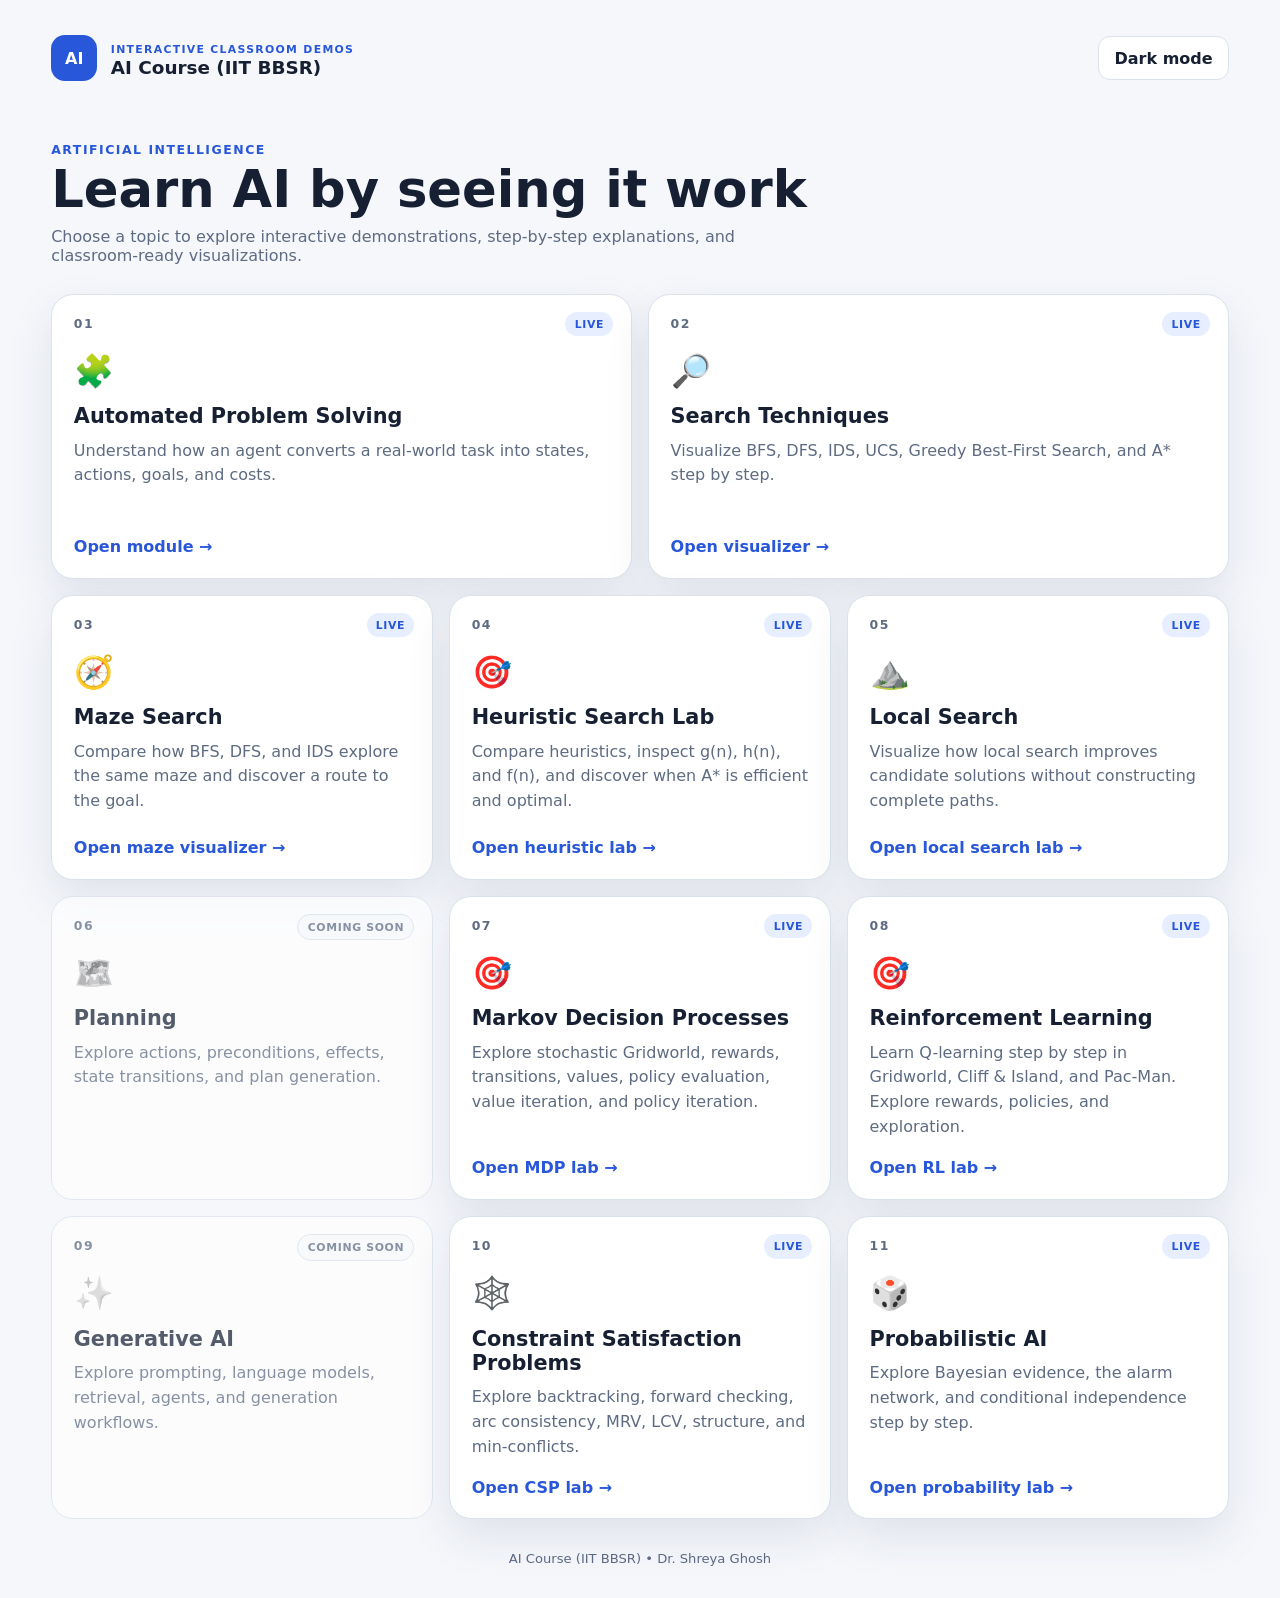
<file: index.html>
<!DOCTYPE html>
<html lang="en">
<head>
  <meta charset="UTF-8" />
  <meta name="viewport" content="width=device-width, initial-scale=1.0" />
  <meta name="description" content="Interactive AI classroom visualizations for problem solving and search." />
  <title>AI Course (IIT BBSR)</title>
  <link rel="stylesheet" href="styles.css" />
  <link rel="stylesheet" href="heuristic-search.css?v=20260731-1" />
  <link rel="stylesheet" href="local-search-v2.css?v=20260731-2" />
  <link rel="stylesheet" href="csp.css?v=20260810-2" />
<link rel="stylesheet" href="probability/style.css" />
  <link rel="stylesheet" href="mdp.css?v=20260902-4" />
</head>
<body>
  <header class="site-header app-header">
    <button id="brandButton" class="brand-button" type="button" aria-label="Go to AI Learning Lab home">
      <span class="brand-mark">AI</span>
      <span>
        <span class="eyebrow">Interactive classroom demos</span>
        <strong class="brand-title">AI Course (IIT BBSR)</strong>
      </span>
    </button>
    <div class="header-actions">
      <button id="homeButton" class="secondary-button hidden" type="button">All modules</button>
      <button id="themeToggle" class="secondary-button" type="button" aria-label="Toggle theme">Dark mode</button>
    </div>
  </header>

  <main>
    <section id="homeView" class="home-view view-active">
      <div class="hero-section">
        <p class="eyebrow">Artificial Intelligence</p>
        <h1>Learn AI by seeing it work</h1>
        <p class="subtitle">Choose a topic to explore interactive demonstrations, step-by-step explanations, and classroom-ready visualizations.</p>
      </div>

      <div class="module-grid" aria-label="AI learning modules">
        <button class="module-card live-module" type="button" data-view="problemView">
          <span class="module-number">01</span>
          <span class="module-icon" aria-hidden="true">🧩</span>
          <span class="module-status live">Live</span>
          <strong>Automated Problem Solving</strong>
          <span class="module-description">Understand how an agent converts a real-world task into states, actions, goals, and costs.</span>
          <span class="module-link">Open module →</span>
        </button>

        <button class="module-card live-module" type="button" data-view="searchView">
          <span class="module-number">02</span>
          <span class="module-icon" aria-hidden="true">🔎</span>
          <span class="module-status live">Live</span>
          <strong>Search Techniques</strong>
          <span class="module-description">Visualize BFS, DFS, IDS, UCS, Greedy Best-First Search, and A* step by step.</span>
          <span class="module-link">Open visualizer →</span>
        </button>

        <button class="module-card live-module" type="button" data-view="mazeView">
          <span class="module-number">03</span>
          <span class="module-icon" aria-hidden="true">🧭</span>
          <span class="module-status live">Live</span>
          <strong>Maze Search</strong>
          <span class="module-description">Compare how BFS, DFS, and IDS explore the same maze and discover a route to the goal.</span>
          <span class="module-link">Open maze visualizer →</span>
        </button>

        <article class="module-card locked-module" aria-disabled="true">
          <span class="module-number">04</span>
          <span class="module-icon" aria-hidden="true">🗺️</span>
          <span class="module-status soon">Coming soon</span>
          <strong>Planning</strong>
          <span class="module-description">Explore actions, preconditions, effects, state transitions, and plan generation.</span>
        </article>

                <button class="module-card live-module" type="button" data-view="mdpView">
          <span class="module-number">05</span>
          <span class="module-icon" aria-hidden="true">🎯</span>
          <span class="module-status live">Live</span>
          <strong>Markov Decision Processes</strong>
          <span class="module-description">Explore stochastic Gridworld, rewards, transitions, values, policy evaluation, value iteration, and policy iteration.</span>
          <span class="module-link">Open MDP lab →</span>
        </button>
<button class="module-card live-module" type="button" data-view="rlView">
          <span class="module-number">06</span>
          <span class="module-icon" aria-hidden="true">🎯</span>
          <span class="module-status live">Live</span>
          <strong>Reinforcement Learning</strong>
          <span class="module-description">Learn Q-learning step by step in Gridworld, Cliff &amp; Island, and Pac-Man. Explore rewards, policies, and exploration.</span>
          <span class="module-link">Open RL lab →</span>
        </button>

        <article class="module-card locked-module" aria-disabled="true">
          <span class="module-number">07</span>
          <span class="module-icon" aria-hidden="true">✨</span>
          <span class="module-status soon">Coming soon</span>
          <strong>Generative AI</strong>
          <span class="module-description">Explore prompting, language models, retrieval, agents, and generation workflows.</span>
        </article>

        <button class="module-card live-module" type="button" data-view="cspView">
          <span class="module-number">08</span>
          <span class="module-icon" aria-hidden="true">🕸️</span>
          <span class="module-status live">Live</span>
          <strong>Constraint Satisfaction Problems</strong>
          <span class="module-description">Explore backtracking, forward checking, arc consistency, MRV, LCV, structure, and min-conflicts.</span>
          <span class="module-link">Open CSP lab →</span>
        </button>
<button class="module-card live-module" type="button" data-view="probView"><span class="module-number">09</span><span class="module-icon" aria-hidden="true">🎲</span><span class="module-status live">Live</span><strong>Probabilistic AI</strong><span class="module-description">Explore Bayesian evidence, the alarm network, and conditional independence step by step.</span><span class="module-link">Open probability lab →</span></button>
      
      </div>
    </section>

<section id="probView" class="module-view hidden prob-lab"><div class="module-page-header"><div><p class="eyebrow">Module 09</p><h1>Probabilistic AI</h1><p class="subtitle">Observe evidence. Update beliefs. Discover when variables are independent.</p></div></div><div class="prob-tabs" role="tablist" aria-label="Probability demonstrations"><button id="prob-tab-alarm" role="tab" aria-selected="true" aria-controls="prob-alarm">Alarm Network Explorer</button><button id="prob-tab-independence" role="tab" aria-selected="false" aria-controls="prob-independence">Conditional Independence Playground</button></div><div id="prob-alarm" role="tabpanel" aria-labelledby="prob-tab-alarm"><p id="prob-loading" class="prob-card" role="status">Loading the probability lab… If this message remains, fully extract the ZIP and keep the probability folder alongside index.html.</p></div><div id="prob-independence" role="tabpanel" aria-labelledby="prob-tab-independence" hidden></div></section>
    <section id="rlView" class="module-view hidden">
      <div class="module-page-header compact-header">
        <div><p class="eyebrow">Module 06</p><h1>Reinforcement Learning</h1>
        <p class="subtitle">Three worlds. Learn from experience, inspect every Q update, and watch exploration become a policy.</p></div>
        <a class="secondary-button" href="rl/index.html" target="_blank" rel="noopener">Open full-screen lab ↗</a>
      </div>
      <iframe id="rlFrame" title="Interactive Q-learning lab: Gridworld, Cliff and Pac-Man" data-src="rl/index.html" style="display:block;width:100%;height:85vh;min-height:650px;border:1px solid #cbd6df;border-radius:16px;background:#f5f7fa"></iframe>
    </section>

    <section id="problemView" class="module-view hidden">
      <div class="module-page-header">
        <div>
          <p class="eyebrow">Module 01</p>
          <h1>Automated Problem Solving</h1>
          <p class="subtitle">Explore how different problems are represented through states, actions, transition models, goal tests, and costs.</p>
        </div>
        <button class="primary-button open-search-button" type="button">Continue to Search Techniques</button>
      </div>

      <div class="problem-tabs" role="tablist" aria-label="Automated problem-solving demonstrations">
        <button class="problem-tab active" type="button" data-problem="jug" role="tab" aria-selected="true">💧 Two-Jug Problem</button>
        <button class="problem-tab" type="button" data-problem="puzzle" role="tab" aria-selected="false">🧩 8-Puzzle Problem</button>
        <button class="problem-tab" type="button" data-problem="queens" role="tab" aria-selected="false">♛ 8-Queens Problem</button>
      </div>

      <section id="jugDemo" class="problem-demo active" data-problem-panel="jug">
        <div class="demo-intro">
          <div>
            <p class="eyebrow">Problem 01</p>
            <h2>Configurable Two-Jug Problem</h2>
            <p id="jugProblemStatement">Use a 4-litre jug and a 3-litre jug to measure exactly 2 litres in Jug A.</p>
          </div>
          <span class="demo-state-code">State: (x, y)</span>
        </div>

        <div class="jug-config-panel" aria-label="Two-jug problem configuration">
          <div class="jug-config-heading">
            <div>
              <p class="eyebrow">Create a problem instance</p>
              <h3>Problem Configuration</h3>
            </div>
            <label class="graph-toggle">
              <input id="jugGraphToggle" type="checkbox" checked />
              <span>Show state-space graph</span>
            </label>
          </div>

          <div class="jug-config-grid">
            <label>
              <span>Jug A Capacity</span>
              <select id="jugCapacityA" aria-label="Jug A capacity">
                <option value="1">1 L</option><option value="2">2 L</option><option value="3">3 L</option>
                <option value="4" selected>4 L</option><option value="5">5 L</option><option value="6">6 L</option>
                <option value="7">7 L</option><option value="8">8 L</option><option value="9">9 L</option><option value="10">10 L</option>
              </select>
            </label>
            <label>
              <span>Jug B Capacity</span>
              <select id="jugCapacityB" aria-label="Jug B capacity">
                <option value="1">1 L</option><option value="2">2 L</option><option value="3" selected>3 L</option>
                <option value="4">4 L</option><option value="5">5 L</option><option value="6">6 L</option>
                <option value="7">7 L</option><option value="8">8 L</option><option value="9">9 L</option><option value="10">10 L</option>
              </select>
            </label>
            <label>
              <span>Goal Amount</span>
              <select id="jugGoalAmount" aria-label="Goal amount">
                <option value="0">0 L</option><option value="1">1 L</option><option value="2" selected>2 L</option>
                <option value="3">3 L</option><option value="4">4 L</option><option value="5">5 L</option>
                <option value="6">6 L</option><option value="7">7 L</option><option value="8">8 L</option>
                <option value="9">9 L</option><option value="10">10 L</option>
              </select>
            </label>
            <fieldset class="jug-target-fieldset">
              <legend>Measure In</legend>
              <label><input type="radio" name="jugTarget" value="A" checked /> Jug A</label>
              <label><input type="radio" name="jugTarget" value="B" /> Jug B</label>
            </fieldset>
            <button id="jugGenerate" class="primary-button jug-generate-button" type="button">Generate Problem</button>
          </div>
          <p id="jugConfigStatus" class="jug-config-status" aria-live="polite"></p>
        </div>

        <div class="demo-grid">
          <aside class="demo-sidebar">
            <article class="definition-card"><strong>State space</strong><p id="jugStateSpaceText">All pairs (x, y), where 0 ≤ x ≤ 4 and 0 ≤ y ≤ 3.</p></article>
            <article class="definition-card"><strong>Initial state</strong><p>(0, 0): both jugs are empty.</p></article>
            <article class="definition-card"><strong>Actions</strong><p>Fill, empty, or pour water from one jug into the other.</p></article>
            <article class="definition-card"><strong>Goal test</strong><p id="jugGoalTestText">x = 2, meaning Jug A contains exactly 2 litres.</p></article>
            <article class="definition-card"><strong>Path cost</strong><p>One unit for every action performed.</p></article>
          </aside>

          <div class="demo-workspace">
            <div class="jug-stage" aria-label="Two water jugs">
              <div class="jug-unit">
                <div id="jugCapacityLabelA" class="jug-capacity">4 L</div>
                <div id="jugVesselA" class="jug-vessel jug-four"><div id="jugWater4" class="jug-water"></div><span id="jugAmount4">0 L</span></div>
                <strong>Jug A</strong>
              </div>
              <div class="transfer-symbol">⇄</div>
              <div class="jug-unit">
                <div id="jugCapacityLabelB" class="jug-capacity">3 L</div>
                <div id="jugVesselB" class="jug-vessel jug-three"><div id="jugWater3" class="jug-water"></div><span id="jugAmount3">0 L</span></div>
                <strong>Jug B</strong>
              </div>
            </div>

            <div class="demo-controls action-controls" id="jugActions">
              <button type="button" data-jug-action="fillA">Fill Jug A</button>
              <button type="button" data-jug-action="fillB">Fill Jug B</button>
              <button type="button" data-jug-action="emptyA">Empty Jug A</button>
              <button type="button" data-jug-action="emptyB">Empty Jug B</button>
              <button type="button" data-jug-action="pourAtoB">Pour A → B</button>
              <button type="button" data-jug-action="pourBtoA">Pour B → A</button>
            </div>

            <div class="demo-controls">
              <button id="jugSolve" class="primary-button" type="button">Auto solve</button>
              <button id="jugNext" type="button">Next solution step</button>
              <button id="jugReset" type="button">Reset</button>
            </div>

            <div class="demo-feedback">
              <div><span>Current state</span><strong id="jugState">(0, 0)</strong></div>
              <div><span>Goal</span><strong id="jugGoalDisplay">(2, *)</strong></div>
              <div><span>Steps</span><strong id="jugSteps">0</strong></div>
              <p id="jugExplanation" aria-live="polite">Choose a legal action or let BFS find a solution.</p>
            </div>

            <section id="jugGraphPanel" class="jug-graph-panel">
              <div class="jug-graph-header">
                <div><h3>State-Space Graph</h3><p>Every node is a reachable water distribution. The green route is a shortest BFS solution.</p></div>
                <div class="jug-graph-legend"><span><i class="graph-key start"></i>Start</span><span><i class="graph-key current"></i>Current</span><span><i class="graph-key goal"></i>Goal</span><span><i class="graph-key route"></i>Solution</span></div>
              </div>
              <div class="jug-graph-shell"><svg id="jugStateGraph" viewBox="0 0 900 460" role="img" aria-label="Water-jug state-space graph"></svg></div>
            </section>

            <div><h3>Visited state sequence</h3><div id="jugHistory" class="state-history"><span class="state-chip current-chip">(0, 0)</span></div></div>
          </div>
        </div>
      </section>

      <section id="puzzleDemo" class="problem-demo hidden" data-problem-panel="puzzle">
        <div class="demo-intro">
          <div><p class="eyebrow">Problem 02</p><h2>8-Puzzle Problem</h2><p>Slide numbered tiles into the blank space until they match the goal arrangement.</p></div>
          <span class="demo-state-code">State: 3 × 3 board</span>
        </div>
        <div class="demo-grid">
          <aside class="demo-sidebar">
            <article class="definition-card"><strong>State space</strong><p>All reachable arrangements of eight numbered tiles and one blank tile.</p></article>
            <article class="definition-card"><strong>Initial state</strong><p>The shuffled board shown in the interactive workspace.</p></article>
            <article class="definition-card"><strong>Actions</strong><p>Move the blank Up, Down, Left, or Right when legal.</p></article>
            <article class="definition-card"><strong>Goal test</strong><p>The board equals 1–2–3 / 4–5–6 / 7–8–blank.</p></article>
            <article class="definition-card"><strong>Path cost</strong><p>One unit for each tile movement.</p></article>
          </aside>
          <div class="demo-workspace">
            <div class="puzzle-comparison puzzle-three-state">

  <div class="puzzle-state-panel">
    <h3>Initial state</h3>

    <div
      id="puzzleInitial"
      class="puzzle-board reference-board"
      aria-label="Initial 8-puzzle state">
    </div>

    <button
      id="puzzleEditInitial"
      class="puzzle-edit-button"
      type="button">
      Edit initial state
    </button>
  </div>

  <div class="puzzle-state-panel current-puzzle-panel">
    <h3>Current state</h3>

    <div
      id="puzzleBoard"
      class="puzzle-board"
      aria-label="Interactive current 8-puzzle state">
    </div>
  </div>

  <div class="puzzle-state-panel">
    <h3>Goal state</h3>

    <div
      id="puzzleGoal"
      class="puzzle-board goal-board"
      aria-label="Goal 8-puzzle state">
    </div>
  </div>

</div>

<div id="puzzleInitialEditor" class="puzzle-initial-editor hidden">

  <div class="puzzle-editor-heading">
    <div>
      <h3>Configure initial state</h3>
      <p>
        Select each tile exactly once. Use <strong>Blank</strong> for the empty square.
      </p>
    </div>
  </div>

  <div
    id="puzzleInitialInputs"
    class="puzzle-input-grid"
    aria-label="Initial-state configuration">
  </div>

  <div class="puzzle-editor-actions">
    <button
      id="puzzleApplyInitial"
      class="primary-button"
      type="button">
      Apply initial state
    </button>

    <button
      id="puzzleCancelInitial"
      type="button">
      Cancel
    </button>
  </div>

  <p id="puzzleInitialError" class="puzzle-input-error" aria-live="polite"></p>

</div>

<p class="demo-hint">
  Click a tile adjacent to the blank to move it. The initial state remains
  visible while the current state changes.
</p>
            <div class="demo-controls"><button id="puzzleSolve" class="primary-button" type="button">Auto solve</button><button id="puzzleNext" type="button">Next solution step</button><button id="puzzleShuffle" type="button">New puzzle</button><button id="puzzleReset" type="button">Reset</button></div>
            <div class="demo-feedback"><div><span>Blank position</span><strong id="puzzleBlank">—</strong></div><div><span>Moves</span><strong id="puzzleMoves">0</strong></div><div><span>Misplaced tiles</span><strong id="puzzleMisplaced">—</strong></div><p id="puzzleExplanation" aria-live="polite">Inspect the state and choose a legal move.</p></div>
          <div>
  <h3>Recent moves</h3>
  <div id="puzzleHistory" class="state-history puzzle-move-history"></div>
</div>  
          </div>
        </div>
      </section>

      <section id="queensDemo" class="problem-demo hidden" data-problem-panel="queens">
        <div class="demo-intro">
          <div><p class="eyebrow">Problem 03</p><h2>8-Queens Problem</h2><p>Place eight queens on the chessboard so that no two queens attack each other.</p></div>
          <span class="demo-state-code">State: queen positions by column</span>
        </div>
        <div class="demo-grid">
          <aside class="demo-sidebar">
            <article class="definition-card"><strong>State space</strong><p>Partial and complete placements of queens across the board.</p></article>
            <article class="definition-card"><strong>Initial state</strong><p>An empty 8 × 8 chessboard.</p></article>
            <article class="definition-card"><strong>Actions</strong><p>Place a queen in a safe square of the next column, or backtrack.</p></article>
            <article class="definition-card"><strong>Goal test</strong><p>Eight queens are placed with no shared row, column, or diagonal.</p></article>
            <article class="definition-card"><strong>Path cost</strong><p>Usually irrelevant; all valid complete assignments are acceptable.</p></article>
          </aside>
          <div class="demo-workspace">
            <div class="queens-layout"><div id="queensBoard" class="queens-board" aria-label="Interactive 8-queens chessboard"></div><div class="queen-stats"><div><span>Queens placed</span><strong id="queenCount">0 / 8</strong></div><div><span>Conflicting pairs</span><strong id="queenConflicts">0</strong></div><div><span>Search column</span><strong id="queenColumn">1</strong></div><div><span>Backtracks</span><strong id="queenBacktracks">0</strong></div></div></div>
            <p class="demo-hint">Click any square to add or remove a queen. Red queens are currently in conflict.</p>
            <div class="demo-controls"><button id="queensSolve" class="primary-button" type="button">Visualize backtracking</button><button id="queensNext" type="button">Next search step</button><button id="queensClear" type="button">Clear board</button></div>
            <div class="demo-feedback"><p id="queensExplanation" aria-live="polite">Place queens manually, or watch backtracking explore the state space.</p></div>
            <div><h3>Current state representation</h3><code id="queensState" class="state-code-block">[–, –, –, –, –, –, –, –]</code></div>
          </div>
        </div>
      </section>
    </section>


    <section id="searchView" class="module-view hidden">
      <div class="module-page-header compact-header">
        <div>
          <p class="eyebrow">Module 02</p>
          <h1>Search Algorithm Visualizer</h1>
          <p class="subtitle">Explore how the frontier, explored set, path cost, and heuristics change at every step.</p>
        </div>
      </div>

      <div class="layout">
        <aside class="control-panel" aria-label="Visualization controls">
          <section>
            <h2>Configuration</h2>
            <label for="algorithmSelect">Algorithm</label>
            <select id="algorithmSelect">
              <option value="bfs">Breadth-First Search</option>
              <option value="dfs">Depth-First Search</option>
              <option value="ids">Iterative Deepening Search</option>
              <option value="ucs">Uniform-Cost Search</option>
              <option value="greedy">Greedy Best-First Search</option>
              <option value="astar">A* Search</option>
            </select>
            <div class="two-column-controls">
              <div><label for="startSelect">Start node</label><select id="startSelect"></select></div>
              <div><label>Goal node(s)</label><div id="goalSelect" class="goal-checkbox-list" aria-label="Select one or more goal nodes"></div></div>
            </div>
            <label for="speedRange">Animation speed</label>
            <div class="range-row"><span>Slow</span><input id="speedRange" type="range" min="200" max="1600" value="850" step="50" /><span>Fast</span></div>
          </section>
          <section><h2>Controls</h2><div class="button-grid"><button id="runButton" class="primary-button" type="button">Run</button><button id="stepButton" type="button">Next step</button><button id="pauseButton" type="button">Pause</button><button id="resetButton" type="button">Reset</button></div></section>
          <section>
            <h2>Graph source</h2>
            <div class="button-grid">
              <button id="defaultGraphButton" type="button">Default graph</button>
              <button id="randomGraphButton" type="button">Random graph</button>
              <button id="drawGraphButton" type="button">Draw your own</button>
              <button id="clearGraphButton" type="button">Clear drawing</button>
            </div>
            <div id="graphEditorControls" class="graph-editor-controls hidden">
              <p class="editor-help">Click empty canvas space to add a node. Click one node and then another to connect them. Drag nodes to reposition them.</p>
              <label for="edgeCostInput">New edge cost
                <input id="edgeCostInput" type="number" min="1" max="99" value="1" />
              </label>
              <div class="button-grid">
                <button id="deleteNodeButton" type="button">Delete selected</button>
                <button id="finishDrawingButton" class="primary-button" type="button">Finish drawing</button>
              </div>
            </div>
          </section>
          <section><h2>Legend</h2><ul class="legend-list"><li><span class="legend-dot unvisited"></span>Unvisited</li><li><span class="legend-dot frontier"></span>Frontier</li><li><span class="legend-dot current"></span>Current</li><li><span class="legend-dot visited"></span>Explored</li><li><span class="legend-dot path"></span>Final path</li><li><span class="legend-dot goal"></span>Goal</li></ul></section>
        </aside>

        <section class="visualization-area">
          <div class="graph-toolbar"><div><h2 id="graphTitle">State-space graph</h2><p id="algorithmSummary">BFS expands the shallowest unexpanded node first.</p></div><div class="status-badge" id="statusBadge" aria-live="polite">Ready</div></div>
          <div class="graph-shell"><svg id="graphSvg" viewBox="0 0 900 540" role="img" aria-label="Interactive state-space graph"></svg></div>
          <div class="metrics-grid" aria-live="polite"><article class="metric-card"><span>Current node</span><strong id="currentMetric">—</strong></article><article class="metric-card"><span>Nodes expanded</span><strong id="expandedMetric">0</strong></article><article class="metric-card"><span>Path cost</span><strong id="costMetric">—</strong></article><article class="metric-card"><span>Step</span><strong id="stepMetric">0 / 0</strong></article></div>
          <div class="details-grid"><article class="detail-card"><h3>Frontier</h3><div id="frontierList" class="token-list"><span class="empty-token">Empty</span></div></article><article class="detail-card"><h3>Explored set</h3><div id="visitedList" class="token-list"><span class="empty-token">Empty</span></div></article><article class="detail-card explanation-card"><h3>What happened?</h3><p id="stepExplanation">Choose an algorithm and press Run or Next step.</p></article></div>
          <section id="searchTreePanel" class="search-tree-panel hidden" aria-live="polite">
            <div class="search-tree-heading">
              <div>
                <p class="eyebrow">Search result</p>
                <h2>Generated search tree</h2>
                <p id="searchTreeMessage">The tree will appear after the search finishes.</p>
              </div>
            </div>
            <div class="search-tree-shell">
              <svg id="searchTreeSvg" role="img" aria-label="Search tree generated by the selected algorithm"></svg>
            </div>
            <div>
              <h3>Expansion order</h3>
              <div id="searchExpansionOrder" class="token-list"></div>
            </div>
          </section>
        </section>
      </div>
    </section>


    <section id="mazeView" class="module-view hidden">
      <div class="module-page-header compact-header">
        <div>
          <p class="eyebrow">Module 03</p>
          <h1>Maze Search Visualizer</h1>
          <p class="subtitle">Watch BFS, DFS, and IDS explore identical maze states using different frontier strategies.</p>
        </div>
      </div>

      <div class="maze-layout">
        <aside class="control-panel maze-controls" aria-label="Maze visualization controls">
          <section>
            <h2>Configuration</h2>
            <label for="mazeAlgorithm">Algorithm</label>
            <select id="mazeAlgorithm">
              <option value="bfs">Breadth-First Search</option>
              <option value="dfs">Depth-First Search</option>
              <option value="ids">Iterative Deepening Search</option>
            </select>
            <label for="mazeSpeed">Animation speed</label>
            <div class="range-row"><span>Slow</span><input id="mazeSpeed" type="range" min="10" max="180" value="65" step="5" /><span>Fast</span></div>
          </section>

          <section>
            <h2>Controls</h2>
            <div class="button-grid">
              <button id="mazeRun" class="primary-button" type="button">Run</button>
              <button id="mazeStep" type="button">Next step</button>
              <button id="mazePause" type="button">Pause</button>
              <button id="mazeReset" type="button">Reset search</button>
            </div>
          </section>

          <section>
            <h2>Maze source</h2>
            <div class="button-grid">
              <button id="mazeDefault" type="button">Default maze</button>
              <button id="mazeRandom" type="button">New random maze</button>
            </div>
            <p class="editor-help">The same maze can be reused with different algorithms for a fair comparison.</p>
          </section>

          <section>
            <h2>Legend</h2>
            <ul class="maze-legend">
              <li><span class="maze-key wall"></span>Wall</li>
              <li><span class="maze-key frontier"></span>Frontier</li>
              <li><span class="maze-key explored"></span>Explored</li>
              <li><span class="maze-key current"></span>Current</li>
              <li><span class="maze-key path"></span>Final path</li>
              <li><span class="maze-key start"></span>Start</li>
              <li><span class="maze-key goal"></span>Goal</li>
            </ul>
          </section>
        </aside>

        <section class="maze-workspace">
          <div class="graph-toolbar">
            <div><h2 id="mazeTitle">Breadth-First Search</h2><p id="mazeSummary">BFS expands cells level by level using a FIFO queue.</p></div>
            <div class="status-badge" id="mazeStatus" aria-live="polite">Ready</div>
          </div>

          <div class="maze-shell">
            <div id="mazeGrid" class="maze-grid" role="grid" aria-label="Maze search grid"></div>
          </div>

          <div class="metrics-grid maze-metrics" aria-live="polite">
            <article class="metric-card"><span>Current cell</span><strong id="mazeCurrent">—</strong></article>
            <article class="metric-card"><span>Nodes expanded</span><strong id="mazeExpanded">0</strong></article>
            <article class="metric-card"><span>Frontier size</span><strong id="mazeFrontierSize">0</strong></article>
            <article class="metric-card"><span>Path length</span><strong id="mazePathLength">—</strong></article>
            <article class="metric-card"><span>Depth limit</span><strong id="mazeDepthLimit">—</strong></article>
          </div>

          <div class="details-grid">
            <article class="detail-card"><h3>Frontier preview</h3><div id="mazeFrontier" class="token-list"><span class="empty-token">Empty</span></div></article>
            <article class="detail-card"><h3>Expansion order</h3><div id="mazeOrder" class="token-list"><span class="empty-token">Empty</span></div></article>
            <article class="detail-card explanation-card"><h3>What happened?</h3><p id="mazeExplanation">Choose an algorithm and press Run or Next step.</p></article>
          </div>
        </section>
      </div>
    </section>

    <section id="cspView" class="module-view hidden csp-view">
      <div class="module-page-header compact-header">
        <div>
          <p class="eyebrow">Module 07</p>
          <h1>Constraint Satisfaction Problems</h1>
          <p class="subtitle">A simple step-by-step coloring lab: search, backtracking, filtering, propagation, and ordering.</p>
        </div>
        <div class="csp-header-badges"><span>Variables</span><span>Domains</span><span>Constraints</span></div>
      </div>

      <div class="csp-tabs" role="tablist" aria-label="Constraint satisfaction demonstrations">
        <button class="csp-tab active" type="button" data-csp-demo="bfs">🌊 BFS</button>
        <button class="csp-tab" type="button" data-csp-demo="dfs">⬇️ DFS</button>
        <button class="csp-tab" type="button" data-csp-demo="backtracking">↩ Backtracking</button>
        <button class="csp-tab" type="button" data-csp-demo="forward">✂️ Forward Checking</button>
        <button class="csp-tab" type="button" data-csp-demo="ac">🔁 Arc Consistency</button>
        <button class="csp-tab" type="button" data-csp-demo="ordering">🎯 MRV + LCV</button>
      </div>

      <section class="csp-shell">
        <aside class="csp-sidebar">
          <div class="csp-demo-title-row"><span id="cspDemoIcon" class="csp-demo-icon">🌊</span><div><p class="eyebrow">Interactive CSP Lab</p><h2 id="cspDemoTitle">Breadth-First Search (BFS)</h2></div></div>
          <p id="cspDemoSummary" class="csp-demo-summary">Move through the algorithm one step at a time and watch assignments and domains change.</p>

          <div class="csp-control-block">
            <h3>Example</h3>
            <label class="csp-field"><span>Problem</span>
              <select id="cspProblemSelect" class="csp-select">
                <option value="australia">Australia constraint graph</option>
                <option value="graph">Graph coloring example</option>
              </select>
            </label>
            <label id="cspTraversalWrap" class="csp-field"><span>Search method</span>
              <select id="cspTraversal" class="csp-select">
                <option value="bfs">Breadth-First Search (BFS)</option>
                <option value="dfs">Depth-First Search (DFS)</option>
              </select>
            </label>
          </div>

          <div class="csp-control-block">
            <h3>Step controls</h3>
            <div class="csp-step-buttons">
              <button id="cspPrev" type="button">← Previous</button>
              <button id="cspNext" class="primary-button" type="button">Next →</button>
            </div>
            <div class="csp-step-buttons">
              <button id="cspPlay" type="button">▶ Auto play</button>
              <button id="cspReset" type="button">↺ Reset</button>
            </div>
            <label class="csp-speed-label">Animation speed
              <input id="cspSpeed" type="range" min="350" max="1800" value="950" step="50" />
            </label>
          </div>

          <div class="csp-control-block">
            <div class="csp-progress-head"><h3>Progress</h3><strong id="cspStepLabel">Step 0 / 0</strong></div>
            <div class="csp-progress"><span id="cspProgressBar"></span></div>
            <p id="cspStepCaption" class="csp-step-caption">Press Next to begin.</p>
          </div>
        </aside>

        <div class="csp-main">
          <div class="csp-toolbar">
            <div><p class="eyebrow" id="cspProblemLabel">Australia CSP</p><h2 id="cspProblemTitle">Adjacent regions must have different colors</h2></div>
            <div class="status-badge" id="cspStatus">Ready</div>
          </div>

          <div id="cspVisual" class="csp-visual" aria-live="polite"></div>

          <div class="csp-metrics" aria-live="polite">
            <article><span>Assignments tried</span><strong id="cspAssignments">0</strong></article>
            <article><span>Backtracks</span><strong id="cspBacktracks">0</strong></article>
            <article><span>Values pruned</span><strong id="cspPruned">0</strong></article>
            <article><span>Current conflicts</span><strong id="cspConflicts">0</strong></article>
          </div>

          <div class="csp-bottom-grid">
            <article class="csp-info-card"><h3>🧠 What happens in this step?</h3><p id="cspExplanation">Choose an algorithm and move through it one step at a time.</p></article>
            <article class="csp-info-card"><h3>📦 Remaining domain values</h3><div id="cspDomains" class="csp-domain-panel"></div></article>
            <article class="csp-info-card"><h3>🎓 Key idea</h3><p id="cspTeachingPoint">The goal is a complete assignment that satisfies all constraints.</p></article>
          </div>
        </div>
      </section>
    </section>

    <section id="mdpView" class="module-view hidden">
      <div class="module-page-header compact-header">
        <div>
          <p class="eyebrow">Module 05 • MDP</p>
          <h1>Stochastic Gridworld Lab</h1>
          <p class="subtitle">Choose an action, watch nature sample the outcome, and connect every move to the MDP tuple ⟨S, A, T, R, γ⟩.</p>
        </div>
        <div class="mdp-badges"><span>State s</span><span>Action a</span><span>P(s′|s,a)</span><span>Reward R</span></div>
      </div>

      <div class="mdp-subtabs" role="tablist" aria-label="MDP demonstrations">
        <button class="mdp-subtab active" type="button" data-mdp-tab="playground" aria-selected="true">🎮 Stochastic Gridworld</button>
        <button class="mdp-subtab" type="button" data-mdp-tab="policy" aria-selected="false">🧭 Explicit Optimal Policy</button>
        <button class="mdp-subtab" type="button" data-mdp-tab="values" aria-selected="false">🔢 V & Q Values</button>
        <button class="mdp-subtab" type="button" data-mdp-tab="evaluation" aria-selected="false">🧮 Policy Evaluation</button>
        <button class="mdp-subtab" type="button" data-mdp-tab="extraction" aria-selected="false">🧭 Policy Extraction</button>
        <button class="mdp-subtab" type="button" data-mdp-tab="vi" aria-selected="false">🔁 Value Iteration</button>
        <button class="mdp-subtab" type="button" data-mdp-tab="pi" aria-selected="false">♻️ Policy Iteration</button>
      </div>

      <div id="mdpPlaygroundPanel" class="mdp-tab-panel active">
      <div class="mdp-layout">
        <aside class="mdp-console-panel">
          <div class="mdp-console-head"><span class="terminal-dot"></span><strong>MDP Episode Monitor</strong><span id="mdpStatus" class="mdp-status">READY</span></div>
          <div class="mdp-metrics">
            <article><span>Step</span><strong id="mdpStep">0</strong></article>
            <article><span>Last reward</span><strong id="mdpReward">0.00</strong></article>
            <article><span>Total return</span><strong id="mdpReturn">0.00</strong></article>
            <article><span>State</span><strong id="mdpState">(3,1)</strong></article>
          </div>
          <div class="mdp-action-card">
            <div><span>You chose</span><strong id="mdpChosenAction">—</strong></div>
            <div><span>What actually happened</span><strong id="mdpActualAction">—</strong></div>
            <p id="mdpTeaching">Choose a direction to begin.</p>
          </div>
          <div class="mdp-model-card">
            <h3>Why can the move change?</h3>
            <p class="mdp-model-explain">With <strong>noise = 0.20</strong>, the action you choose happens <strong>80% of the time</strong>. In the remaining <strong>20%</strong>, the agent may move to either side instead: <strong>10% one side + 10% the other side</strong>.</p>
            <div class="mdp-prob-row"><span>Chosen action happens</span><strong id="mdpIntendedPct">80%</strong></div>
            <div class="prob-bar"><span id="mdpProbBar"></span></div>
            <div class="mdp-prob-row"><span>Otherwise, one of the two side directions</span><strong id="mdpSlipPct">10% one side + 10% other side</strong></div>
          </div>
          <h3 class="mdp-log-title">Step-by-step episode</h3>
          <div id="mdpLog" class="mdp-log" aria-live="polite"></div>
          <div class="mdp-equation">Discounted return: G ← G + γ<sup>t</sup>R</div>
        </aside>

        <div class="mdp-world-panel">
          <div class="mdp-toolbar">
            <div><p class="eyebrow">Interactive MDP Playground</p><h2>Move the agent</h2></div>
            <button id="mdpReset" class="secondary-button" type="button">↺ Reset episode</button>
          </div>

          <div class="mdp-world-wrap">
            <div id="mdpGrid" class="mdp-grid" tabindex="0" aria-label="Interactive stochastic gridworld. Use arrow keys to move."></div>
            <div class="mdp-controls" aria-label="Gridworld movement controls">
              <button data-mdp-action="up" type="button">↑<small>Up</small></button>
              <button data-mdp-action="left" type="button">←<small>Left</small></button>
              <button data-mdp-action="down" type="button">↓<small>Down</small></button>
              <button data-mdp-action="right" type="button">→<small>Right</small></button>
            </div>
          </div>

          <div class="mdp-settings">
            <label>Noise <strong id="mdpNoiseLabel">0.20</strong><input id="mdpNoise" type="range" min="0" max="0.8" value="0.2" step="0.05"></label>
            <label>Discount γ <strong id="mdpDiscountLabel">0.90</strong><input id="mdpDiscount" type="range" min="0" max="1" value="0.9" step="0.05"></label>
            <label>Living reward <strong id="mdpLivingLabel">0.00</strong><input id="mdpLiving" type="range" min="-1" max="0.5" value="0" step="0.05"></label>
          </div>

          <div class="mdp-teaching-grid">
            <article><span>🎯 Goal</span><strong>Reach +1</strong><p>Try to reach the green terminal state while avoiding −1.</p></article>
            <article><span>🧊 Ice hole</span><strong>Blocked cell</strong><p>The agent cannot enter the frozen hole, so it stays in place if a move points there.</p></article>
            <article><span>🎲 Uncertainty</span><strong>Same choice, different result</strong><p>At noise = 0.20, the chosen action happens 80% of the time. The other 20% is split between the two side directions.</p></article>
          </div>
        </div>
      </div>
      </div>

      <div id="mdpPolicyPanel" class="mdp-tab-panel hidden">
        <div class="policy-intro">
          <div>
            <p class="eyebrow">Policy = action to take in every state</p>
            <h2>Change the living reward → change the optimal policy</h2>
            <p>Can you say what the agent should do in each state before revealing the answer? Here the transition model stays fixed: the intended action succeeds with <strong>80% probability</strong>, while the remaining <strong>20%</strong> is split equally between the two side directions (<strong>10% + 10%</strong>). Only the living reward changes.</p>
          </div>
          <div class="policy-key">
            <span><b>→</b> action</span><span class="key-goal">+1 goal</span><span class="key-danger">−1 danger</span><span class="key-hole">🧊 ice hole</span>
          </div>
        </div>

        <div class="policy-compare" id="policyCompare">
          <article class="policy-card" data-policy-r="-0.01">
            <div class="policy-card-head"><span>Living reward</span><strong>R(s) = −0.01</strong></div>
            <div class="policy-predict">
              <span>🤔 Can you predict the arrows first?</span>
              <button class="policy-reveal-button" type="button" data-reveal-policy="r001">Show explicit policy when R(s) = −0.01</button>
            </div>
            <div class="policy-answer hidden" data-policy-answer="r001">
              <div class="policy-grid" data-policy="r001" aria-label="Optimal policy for living reward minus 0.01"></div>
              <p class="policy-caption"><strong>Small step cost:</strong> the agent is willing to take a safer, longer route around the −1 state.</p>
            </div>
          </article>
          <article class="policy-card" data-policy-r="-0.03">
            <div class="policy-card-head"><span>Living reward</span><strong>R(s) = −0.03</strong></div>
            <div class="policy-predict">
              <span>🤔 Can you predict the arrows first?</span>
              <button class="policy-reveal-button" type="button" data-reveal-policy="r003">Show explicit policy when R(s) = −0.03</button>
            </div>
            <div class="policy-answer hidden" data-policy-answer="r003">
              <div class="policy-grid" data-policy="r003" aria-label="Optimal policy for living reward minus 0.03"></div>
              <p class="policy-caption"><strong>Moderate step cost:</strong> some states switch direction because extra steps now matter more.</p>
            </div>
          </article>
          <article class="policy-card" data-policy-r="-0.4">
            <div class="policy-card-head"><span>Living reward</span><strong>R(s) = −0.4</strong></div>
            <div class="policy-predict">
              <span>🤔 Can you predict the arrows first?</span>
              <button class="policy-reveal-button" type="button" data-reveal-policy="r04">Show explicit policy when R(s) = −0.4</button>
            </div>
            <div class="policy-answer hidden" data-policy-answer="r04">
              <div class="policy-grid" data-policy="r04" aria-label="Optimal policy for living reward minus 0.4"></div>
              <p class="policy-caption"><strong>Large step cost:</strong> reaching a terminal state quickly becomes much more important.</p>
            </div>
          </article>
          <article class="policy-card" data-policy-r="-2.0">
            <div class="policy-card-head"><span>Living reward</span><strong>R(s) = −2.0</strong></div>
            <div class="policy-predict">
              <span>🤔 Can you predict the arrows first?</span>
              <button class="policy-reveal-button" type="button" data-reveal-policy="r20">Show explicit policy when R(s) = −2.0</button>
            </div>
            <div class="policy-answer hidden" data-policy-answer="r20">
              <div class="policy-grid" data-policy="r20" aria-label="Optimal policy for living reward minus 2.0"></div>
              <p class="policy-caption"><strong>Huge step cost:</strong> the agent may prefer the nearby −1 terminal rather than keep paying −2 each step.</p>
            </div>
          </article>
        </div>

        <div class="policy-teaching-callout" id="policyTeachingCallout">
          <div class="policy-callout-icon">💡</div>
          <div><strong>Can you say why the arrows change even though the transition probabilities stay the same?</strong> <span>An optimal policy depends on the <b>reward function</b>, not only on the map.</span></div>
        </div>
      </div>

      <div id="mdpValuesPanel" class="mdp-tab-panel hidden">
        <div class="values-intro">
          <div>
            <p class="eyebrow">Value iteration • watch estimates propagate</p>
            <h2>How do V(s) and Q(s,a) evolve?</h2>
            <p>Move the iteration control and watch the values update. <strong>V(s)</strong> tells us how good a state is when we act optimally; <strong>Q(s,a)</strong> tells us how good one particular action is from that state. These are <strong>value-iteration steps (k)</strong>, not sampled episodes.</p>
          </div>
          <div class="values-fixed-model">
            <span>Noise <strong>0.20</strong></span>
            <span>Discount γ <strong>0.90</strong></span>
            <span>Living reward <strong>0.00</strong></span>
          </div>
        </div>

        <div class="values-controller">
          <div class="values-k-readout">
            <span>Show values after</span>
            <strong><span id="mdpIterationNumber">0</span> iterations</strong>
          </div>
          <input id="mdpIterationSlider" type="range" min="0" max="100" value="0" step="1" aria-label="Value iteration count">
          <div class="values-quick-buttons" aria-label="Quick iteration choices">
            <button type="button" data-value-k="0">k = 0</button>
            <button type="button" data-value-k="1">1</button>
            <button type="button" data-value-k="2">2</button>
            <button type="button" data-value-k="3">3</button>
            <button type="button" data-value-k="5">5</button>
            <button type="button" data-value-k="10">10</button>
            <button type="button" data-value-k="100">Converged ≈ 100</button>
          </div>
          <p class="values-hint">Can you predict which cells will change first when k increases? Reward information spreads backward from the terminal states.</p>
        </div>

        <div class="values-two-up">
          <article class="values-card">
            <div class="values-card-head">
              <div><span>State value</span><h3>V<sub>k</sub>(s)</h3></div>
              <div class="value-formula">V(s) = max<sub>a</sub> Q(s,a)</div>
            </div>
            <div id="mdpVGrid" class="value-grid" aria-label="Gridworld state values"></div>
            <p class="values-caption">The number in each cell is the best expected discounted return available from that state.</p>
          </article>

          <article class="values-card">
            <div class="values-card-head">
              <div><span>Action value</span><h3>Q<sub>k</sub>(s,a)</h3></div>
              <div class="value-formula">Q(s,a) = Σ P(s′|s,a)[R + γV(s′)]</div>
            </div>
            <div id="mdpQGrid" class="qvalue-grid" aria-label="Gridworld action values"></div>
            <p class="values-caption">Each non-terminal cell has four action values. The <strong>largest Q-value</strong> determines V(s) and the greedy action.</p>
          </article>
        </div>

        <div class="value-inspector">
          <div class="value-inspector-icon">🔎</div>
          <div>
            <strong id="valueInspectorTitle">Click any non-terminal cell</strong>
            <p id="valueInspectorText">You will see how its four Q-values relate to V(s).</p>
          </div>
        </div>

      </div>

      <div id="mdpEvaluationPanel" class="mdp-tab-panel hidden algo-panel">
        <div class="algo-intro"><div><p class="eyebrow">Given π, compute Vπ</p><h2>1. Policy Evaluation</h2><p>Keep the policy fixed and repeatedly update the value of every state. Can you predict which values will change before each sweep?</p></div><div class="algo-formula">V<sup>π</sup>(s) = Σ<sub>s′</sub>P(s′|s,π(s))[R + γV<sup>π</sup>(s′)]</div></div>
        <div class="algo-controls"><button id="peNext" class="primary-button" type="button">▶ Evaluate one sweep</button><button id="peConverge" class="secondary-button" type="button">Run to convergence</button><button id="peReset" class="secondary-button" type="button">↺ Reset</button><span class="algo-counter">Sweep <strong id="peSweep">0</strong></span></div>
        <div class="algo-two"><article class="algo-card"><h3>Fixed policy π</h3><p class="algo-small">The arrows do not change during policy evaluation.</p><div id="pePolicyGrid" class="algo-grid"></div></article><article class="algo-card"><h3>Current V<sup>π</sup>(s)</h3><p class="algo-small">Highlighted cells changed in the latest sweep.</p><div id="peValueGrid" class="algo-grid"></div></article></div>
        <div id="peExplain" class="algo-explain"><strong>Start:</strong> V₀(s)=0. The policy is already given; we are only asking “how good is it?”</div>
      </div>

      <div id="mdpExtractionPanel" class="mdp-tab-panel hidden algo-panel">
        <div class="algo-intro"><div><p class="eyebrow">Given V, recover π</p><h2>2. Policy Extraction</h2><p>The values are already known. For one state at a time, compare all four Q(s,a) values and choose the action with the largest one.</p></div><div class="algo-formula">π(s) = arg max<sub>a</sub> Q(s,a)</div></div>
        <div class="algo-controls"><button id="pxNext" class="primary-button" type="button">▶ Extract next state</button><button id="pxAll" class="secondary-button" type="button">Reveal all</button><button id="pxReset" class="secondary-button" type="button">↺ Hide policy</button><span class="algo-counter"><strong id="pxCount">0</strong>/9 states</span></div>
        <div class="algo-two"><article class="algo-card"><h3>Optimal values V*(s)</h3><p class="algo-small">These values are fixed; extraction does not change them.</p><div id="pxValueGrid" class="algo-grid"></div></article><article class="algo-card"><h3>Extracted policy π*(s)</h3><p class="algo-small">Each click reveals one greedy action.</p><div id="pxPolicyGrid" class="algo-grid"></div></article></div>
        <div id="pxExplain" class="algo-explain"><strong>Can you say which arrow should appear first?</strong> We will calculate Q(s,a) from the displayed V-values, then take arg max.</div>
      </div>

      <div id="mdpViPanel" class="mdp-tab-panel hidden algo-panel">
        <div class="algo-intro"><div><p class="eyebrow">Bellman optimality backups</p><h2>3. Value Iteration — one backup at a time</h2><p>Use <b>Next state backup</b> to update a single state live, or <b>Finish sweep</b> to complete the current iteration. This makes the mechanics visible rather than jumping straight to the answer.</p></div><div class="algo-formula">V<sub>k+1</sub>(s)=max<sub>a</sub> ΣP(s′|s,a)[R+γV<sub>k</sub>(s′)]</div></div>
        <div class="algo-controls"><button id="viNext" class="primary-button" type="button">▶ Next state backup</button><button id="viSweep" class="secondary-button" type="button">Finish this sweep</button><button id="viConverge" class="secondary-button" type="button">Run to convergence</button><button id="viReset" class="secondary-button" type="button">↺ Reset</button><span class="algo-counter">k = <strong id="viK">0</strong></span></div>
        <div class="algo-two"><article class="algo-card"><h3>Values being updated</h3><p class="algo-small">Orange = state currently backed up; yellow = already updated in this sweep.</p><div id="viGrid" class="algo-grid"></div></article><article class="algo-card"><h3>Current greedy policy</h3><p class="algo-small">Arrows can change even before the values fully converge.</p><div id="viPolicyGrid" class="algo-grid"></div></article></div>
        <div id="viExplain" class="algo-explain">Press <strong>Next state backup</strong>. For that state, we compute four Q-values, take the maximum, and store the new V-value.</div>
      </div>

      <div id="mdpPiPanel" class="mdp-tab-panel hidden algo-panel">
        <div class="algo-intro"><div><p class="eyebrow">Evaluate → improve → repeat</p><h2>4. Policy Iteration</h2><p>Watch the two phases alternate. First ask how good the current policy is; then greedily improve the arrows using those values.</p></div><div class="algo-formula">π₀ → Evaluate V<sup>π</sup> → Improve π → repeat</div></div>
        <div class="algo-controls"><button id="piEval" class="primary-button" type="button">① Evaluate one sweep</button><button id="piImprove" class="primary-button" type="button">② Improve policy</button><button id="piCycle" class="secondary-button" type="button">Run one full cycle</button><button id="piReset" class="secondary-button" type="button">↺ Reset</button><span class="algo-counter">Cycle <strong id="piCycleN">0</strong></span></div>
        <div class="algo-two"><article class="algo-card"><h3>Current policy π</h3><p class="algo-small">Purple cells show arrows changed by the latest improvement.</p><div id="piPolicyGrid" class="algo-grid"></div></article><article class="algo-card"><h3>V<sup>π</sup>(s)</h3><p class="algo-small">Evaluate this policy before improving it.</p><div id="piValueGrid" class="algo-grid"></div></article></div>
        <div id="piExplain" class="algo-explain"><strong>Phase 1:</strong> evaluate the current policy. Then click <strong>Improve policy</strong> to replace each action by arg max Q(s,a).</div>
      </div>
    </section>

  </main>

  <footer>AI Course (IIT BBSR) • Dr. Shreya Ghosh</footer>
  <script defer src="./js/app.js?v=20260729-3"></script>
  <script defer src="./js/heuristic-search.js?v=20260731-1"></script>
  <script defer src="./js/heuristic-basics.js?v=20260731-1"></script>
  <script defer src="./js/heuristic-puzzle.js?v=20260731-1"></script>
  <script defer src="./js/heuristic-grid.js?v=20260731-1"></script>
  <script defer src="./js/heuristic-race.js?v=20260731-1"></script>
  <script defer src="./js/local-search-v2.js?v=20260731-2"></script>
  <script defer src="./js/csp.js?v=20260810-3"></script>
  <script defer src="./js/mdp.js?v=20261011-1"></script>
  <script defer src="./js/rl-module.js?v=20261007-1"></script>
<script>
(function(){
 var problem='';
 function report(message){
  problem=message;
  var node=document.getElementById('prob-load-error');
  if(!node){node=document.createElement('p');node.id='prob-load-error';node.className='prob-card';node.setAttribute('role','alert');document.getElementById('probView').appendChild(node);}
  node.textContent='The probability lab could not load: '+message+'. Fully extract the ZIP, keep its folders together, and reopen index.html.';
 }
 window.addEventListener('error',function(event){
  var source=event.filename || (event.target && event.target.src) || '';
  if(source.indexOf('probability/')!==-1) report(event.message || 'A required script is missing or blocked');
 },true);
 window.addEventListener('load',function(){
  if(!window.ProbabilityEngine || document.getElementById('prob-loading'))report(problem || 'Required module files did not initialize');
 });
})();
</script>
<script src="probability/engine.js?v=compat2"></script>
<script src="probability/app.js?v=compat2"></script>
</body>
</html>
</file>
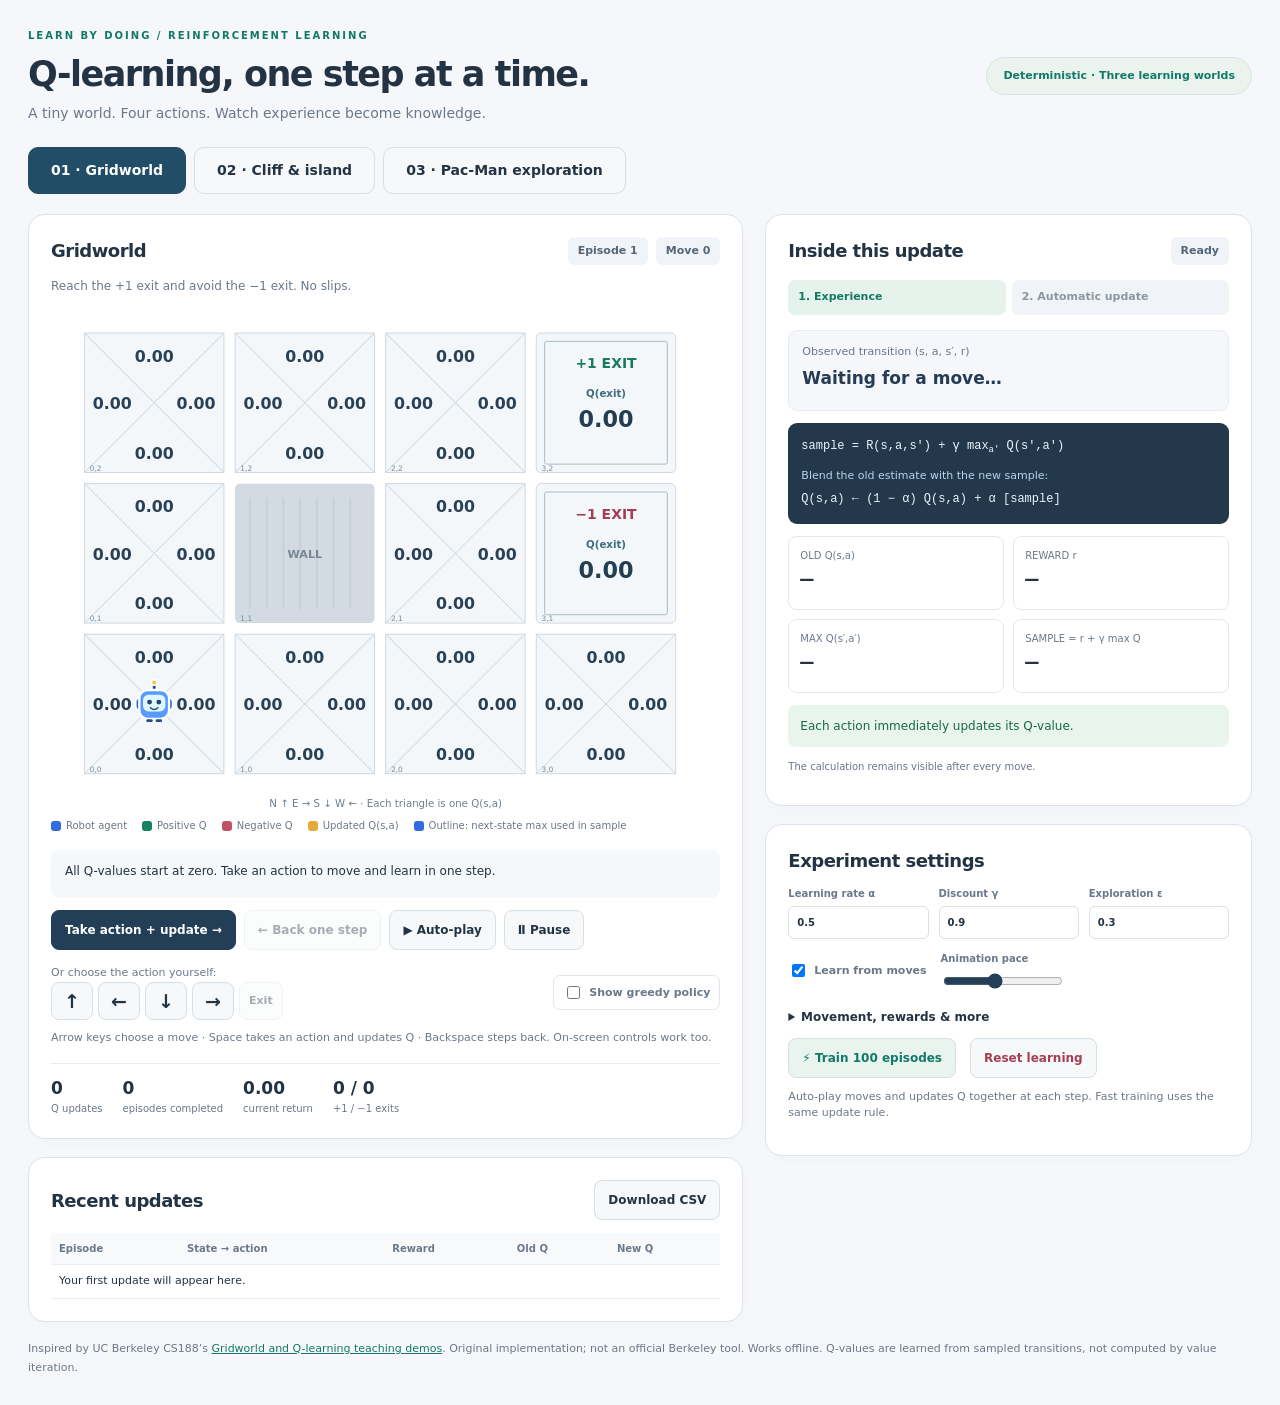
<file: rl/index.html>
<!doctype html><html lang="en"><head><meta charset="utf-8"><meta name="viewport" content="width=device-width,initial-scale=1"><title>Q-learning · Gridworld Lab</title><style>:root{--ink:#233344;--muted:#6b7888;--teal:#137967;--line:#dce3ea;--bg:#f5f7fa;--gold:#db9f20}*{box-sizing:border-box}body{margin:0;font:14px/1.5 system-ui,-apple-system,BlinkMacSystemFont,"Segoe UI",sans-serif;color:var(--ink);background:var(--bg)}main{max-width:1410px;margin:auto;padding:28px}header{display:flex;justify-content:space-between;align-items:center;margin:0 0 23px}.overline{font-size:10px;font-weight:800;letter-spacing:2px;color:var(--teal)}h1{font-size:35px;letter-spacing:-1.5px;margin:5px 0 2px;font-weight:750}header p{color:var(--muted);margin:0}.tag{border:1px solid #d6e5df;background:#eaf3ee;padding:10px 16px;border-radius:40px;font-size:11px;color:var(--teal);font-weight:700}.layout{display:grid;grid-template-columns:minmax(0,1.47fr) minmax(340px,1fr);gap:22px}.card{border:1px solid var(--line);border-radius:17px;background:white;padding:22px;box-shadow:0 4px 15px #22334405;margin-bottom:18px}.heading{display:flex;align-items:center;justify-content:space-between;gap:12px}h2{font-size:18px;letter-spacing:-.5px;margin:0}.pills{display:flex;gap:8px}.pill{border-radius:6px;background:#f0f4f8;color:#546579;padding:6px 10px;font-size:11px;font-weight:700}.hint{font-size:12px;color:var(--muted)}#board{width:100%;display:block;margin:8px 0 0;touch-action:manipulation}svg text{font-family:system-ui,sans-serif;pointer-events:none}.legend{display:flex;gap:15px;flex-wrap:wrap;font-size:10px;color:var(--muted);align-items:center}.legend span{display:flex;gap:5px;align-items:center}.swatch{width:10px;height:10px;border-radius:3px;background:#e7eef1}.green{background:#158264}.red{background:#bf5265}.gold{background:#e4ab39}.blue{background:#336cdf}.status{min-height:48px;margin:17px 0 12px;background:#f5f8fb;border-radius:8px;padding:12px 14px;font-size:12px;line-height:1.6}.buttons{display:flex;gap:8px;flex-wrap:wrap}button,select,input{font:inherit}button{border:1px solid #d4dfe6;background:#f6f8fa;color:var(--ink);padding:10px 13px;border-radius:8px;cursor:pointer;font-weight:700;font-size:12px}button:hover{border-color:#8ba5b8;background:#eef3f6}button:disabled{opacity:.4;cursor:default}.primary{background:#233e57;color:white;border-color:#233e57;min-width:148px}.primary:hover{background:#1b3248}.secondary{color:var(--teal);background:#eaf4ee}.danger{color:#a33f51}.manual{display:flex;gap:12px;justify-content:space-between;align-items:center;margin-top:15px}.arrows{display:flex;gap:5px}.arrows button{font-size:19px;width:42px;padding:4px 6px}.arrows #exit{font-size:11px;width:auto;padding:9px}.small{font-size:11px;color:var(--muted)}.flow{display:flex;gap:6px;margin:15px 0}.flow div{background:#f0f3f7;color:#8a96a2;border-radius:7px;padding:9px 10px;flex:1;font-size:11px;font-weight:700}.flow .active{background:#e6f2ec;color:var(--teal)}.flow .done{background:#edf2fa;color:#436385}.sample{background:#f5f7fa;border:1px solid #e7ecf1;border-radius:9px;padding:13px;margin-bottom:12px}.sample .tuple{font-size:17px;font-weight:700;color:#243c55;margin:4px 0;line-height:1.7}.formula{font:12px/1.8 ui-monospace,SFMono-Regular,Consolas,monospace;background:#23384b;color:#edf4fd;padding:13px;border-radius:9px;margin:12px 0;overflow-wrap:anywhere}.numbers{display:grid;grid-template-columns:1fr 1fr;gap:9px}.numbers>div{padding:11px;border:1px solid #e2e8ee;border-radius:8px}.numbers span{font-size:10px;color:var(--muted);display:block}.numbers b{font:700 22px/1.6 ui-monospace,monospace}.result{border-radius:8px;padding:12px;background:#e9f4ed;margin:12px 0;color:#176947;font-size:12px}.result b{font-size:21px;display:block}.caption{font-size:10px;color:var(--muted);margin:0 0 9px}.settings{display:grid;grid-template-columns:repeat(3,1fr);gap:10px;margin-top:12px}label{font-size:10px;color:var(--muted);font-weight:650;display:flex;flex-direction:column;gap:5px}input[type=number],select{width:100%;border:1px solid #d8e1e8;border-radius:6px;padding:8px;background:white;color:var(--ink);min-width:0}input[type=range]{accent-color:#233e57;width:120px}.check{display:flex;flex-direction:row;align-items:center;gap:6px;font-size:11px}.configrow{display:flex;gap:14px;align-items:center;flex-wrap:wrap;margin-top:12px}.advanced summary{cursor:pointer;font-weight:700;font-size:12px}.advanced{margin-top:17px}.advanced p{font-size:11px;color:var(--muted)}.footstats{display:flex;gap:20px;margin-top:16px;border-top:1px solid #e5ebef;padding-top:12px;font-size:10px;color:var(--muted)}.footstats b{font-size:17px;color:var(--ink);display:block}.log{max-height:190px;overflow:auto;margin-top:13px}table{border-collapse:collapse;width:100%;font-size:11px}th,td{padding:8px;border-bottom:1px solid #e9eef2;text-align:left;white-space:nowrap}th{font-size:10px;color:var(--muted);background:#f7f9fb;position:sticky;top:0}footer{font-size:11px;color:var(--muted);line-height:1.7}footer a{color:var(--teal)}.policytoggle{border:1px solid #dfe6ec;border-radius:7px;padding:7px 9px}.note{font-size:11px;color:var(--muted);margin:10px 0 0}button:focus-visible,input:focus-visible,select:focus-visible,summary:focus-visible{outline:3px solid #e1aa38;outline-offset:3px}@media(max-width:1000px){.layout{grid-template-columns:1fr}.tag{display:none}main{padding:17px}h1{font-size:30px}.card{padding:17px}}@media(max-width:500px){.manual{align-items:flex-start;flex-direction:column}.settings{grid-template-columns:repeat(2,1fr)}.heading{flex-wrap:wrap}}

.equation-note{font:11px/1.5 system-ui,sans-serif;color:#b6d5ec;margin:10px 0 4px}.formula sub{font-size:9px}.caption div{margin:5px 0}.caption b{color:#234f78}

.world-tabs{display:flex;gap:8px;margin-bottom:20px}.world-tabs button{padding:12px 22px;border-radius:10px;font-size:14px}.world-tabs button[aria-selected="true"]{background:#214d66;color:white;border-color:#214d66}.cliff-layout{grid-template-columns:minmax(0,1.9fr) minmax(340px,1fr)}@media(max-width:1000px){.cliff-layout{grid-template-columns:1fr}}
[hidden]{display:none!important}.world-tabs{flex-wrap:wrap}.pac-compare{display:grid;grid-template-columns:1fr 1fr;gap:20px}.pac-compare svg{width:100%;display:block;margin:15px 0}.pac-epsilon{display:flex;flex-direction:row;align-items:center;gap:12px;flex-wrap:wrap;margin-top:16px;font-size:12px}.pac-epsilon input{flex:1;min-width:90px}.pac-epsilon strong{color:#274861}.pac-reason{background:#e6f2f0;border-left:4px solid #168a75;padding:12px;min-height:65px;font-size:13px;font-weight:650;border-radius:8px}.pac-reason.exploring{background:#fff2d9;border-color:#e5a321}.pac-stats{display:grid;grid-template-columns:repeat(3,1fr);gap:14px;margin:18px 0;font-size:10px;color:#637586}.pac-stats b{display:block;font-size:18px;color:#223b50}.pac-calculation{padding:12px;background:#f0f5fb;border-radius:8px;margin-top:10px;line-height:1.9;font-size:12px;overflow-wrap:anywhere}#pac-panel summary{cursor:pointer;font-weight:700}#pac-panel p{color:#52667a}#pac-panel .configrow input[type=number]{width:110px}@media(max-width:850px){.pac-compare{grid-template-columns:1fr}}

.pac-single{grid-template-columns:minmax(0,860px);justify-content:center}.pac-single svg{max-width:700px;margin:16px auto}.pac-single .pac-stats{grid-template-columns:repeat(3,1fr)}
</style></head><body><main>
<header><div><div class="overline">LEARN BY DOING / REINFORCEMENT LEARNING</div><h1>Q-learning, one step at a time.</h1><p>A tiny world. Four actions. Watch experience become knowledge.</p></div><div class="tag">Deterministic · Three learning worlds</div></header>
<nav class="world-tabs" aria-label="Learning world"><button id="tab-grid" aria-selected="true">01 · Gridworld</button><button id="tab-cliff" aria-selected="false">02 · Cliff & island</button></nav><div class="layout" id="layout"><section><div class="card"><div class="heading"><h2 id="boardTitle">Gridworld</h2><div class="pills"><span id="episode" class="pill">Episode 1</span><span id="move" class="pill">Move 0</span></div></div>
<p id="sceneNote" class="hint">Reach the +1 exit and avoid the −1 exit.</p><svg id="board" viewBox="0 0 720 550" role="img" aria-label="Four by three gridworld showing four directional Q-values per cell"></svg>
<div class="legend"><span><i class="swatch blue"></i>Robot agent</span><span><i class="swatch green"></i>Positive Q</span><span><i class="swatch red"></i>Negative Q</span><span><i class="swatch gold"></i>Updated Q(s,a)</span><span><i class="swatch blue"></i>Outline: next-state max used in sample</span></div>
<div id="status" class="status" aria-live="polite">All Q-values start at zero. Take an action to move and learn in one step.</div>
<div class="buttons"><button id="next" class="primary">Take action + update →</button><button id="back">← Back one step</button><button id="run">▶ Auto-play</button><button id="pause">Ⅱ Pause</button></div>
<div class="manual"><div><div class="small">Or choose the action yourself:</div><div class="arrows"><button id="north" aria-label="Choose north">↑</button><button id="west" aria-label="Choose west">←</button><button id="south" aria-label="Choose south">↓</button><button id="east" aria-label="Choose east">→</button><button id="exit">Exit</button></div></div><label class="check policytoggle"><input id="policy" type="checkbox"> Show greedy policy</label></div>
<p class="note">Arrow keys choose a move · Space takes an action and updates Q · Backspace steps back. On-screen controls work too.</p>
<div class="footstats"><div><b id="updates">0</b>Q updates</div><div><b id="completed">0</b>episodes completed</div><div><b id="return">0.00</b>current return</div><div><b id="outcomes">0 / 0</b><span id="outcomeLabel">+1 / −1 exits</span></div></div></div>
<div class="card"><div class="heading"><h2>Recent updates</h2><button id="csv">Download CSV</button></div><div class="log"><table><thead><tr><th>Episode</th><th>State → action</th><th>Reward</th><th>Old Q</th><th>New Q</th></tr></thead><tbody id="log"><tr><td colspan="5">Your first update will appear here.</td></tr></tbody></table></div></div></section>
<aside><div class="card"><div class="heading"><h2>Inside this update</h2><span id="stageLabel" class="pill">Ready</span></div><div class="flow"><div id="stage1" class="active">1. Experience</div><div id="stage2">2. Automatic update</div></div><div id="sample" class="sample"><div class="small">Observed transition (s, a, s′, r)</div><div class="tuple">Waiting for a move…</div></div>
<div class="formula"><div>sample = R(s,a,s′) + γ max<sub>a′</sub> Q(s′,a′)</div><div class="equation-note">Blend the old estimate with the new sample:</div><div>Q(s,a) ← (1 − α) Q(s,a) + α [sample]</div></div>
<div class="numbers"><div><span>OLD Q(s,a)</span><b id="old">—</b></div><div><span>REWARD r</span><b id="reward">—</b></div><div><span>MAX Q(s′,a′)</span><b id="bootstrap">—</b></div><div><span>SAMPLE = r + γ max Q</span><b id="target">—</b></div></div><div id="result" class="result">Each action immediately updates its Q-value.</div><div id="calculation" class="caption">The calculation remains visible after every move.</div></div>
<div class="card"><h2>Experiment settings</h2><div class="settings"><label>Learning rate α<input id="alpha" type="number" min="0" max="1" step="0.1" value="0.5"></label><label>Discount γ<input id="gamma" type="number" min="0" max="1" step="0.1" value="0.9"></label><label>Exploration ε<input id="epsilon" type="number" min="0" max="1" step="0.1" value="0.3"></label></div>
<div class="configrow"><label class="check"><input id="learning" type="checkbox" checked> Learn from moves</label><label>Animation pace<input id="speed" type="range" min="150" max="1800" value="850"></label></div>
<details class="advanced"><summary>Movement, rewards & more</summary><div class="settings"><label>Living reward<input id="living" type="number" min="-1" max="1" step="0.01" value="0"></label><label>Reset seed<input id="seed" type="number" min="0" max="4294967295" value="42"></label></div><p>Movement is deterministic: the agent follows the selected direction. Walls and borders keep it in place. Every action updates Q immediately when learning is on. Epsilon controls exploration in action selection, not movement noise.</p><p id="exitRules">Exit gives the displayed reward and ends the episode.</p><p>Changing the living reward keeps learned Q-values; use Reset for a clean comparison. Runs longer than 500 moves are truncated for convenience, keeping the usual bootstrap target.</p></details>
<div class="configrow"><button id="train" class="secondary">⚡ Train 100 episodes</button><button id="reset" class="danger">Reset learning</button></div><p id="trainStatus" class="small">Auto-play moves and updates Q together at each step. Fast training uses the same update rule.</p></div></aside></div>
<footer>Inspired by UC Berkeley CS188’s <a href="https://inst.eecs.berkeley.edu/~cs188/archive/sp25/projects/proj3/" target="_blank" rel="noopener">Gridworld and Q-learning teaching demos</a>. Original implementation; not an official Berkeley tool. Works offline. Q-values are learned from sampled transitions, not computed by value iteration.</footer>
</main><script>/* Original classroom implementation of the Berkeley-style BookGrid rules. */
(function(root){
'use strict';
const ACTIONS=['North','East','South','West','Exit'],ARROWS=['↑','→','↓','←','↗'];
const TERMINAL=-1;
const MAPS={
 grid:{id:'grid',name:'Gridworld',width:4,height:3,start:0,walls:[5],exits:{11:1,7:-1}},
 cliff:{id:'cliff',name:'Cliff crossing',width:7,height:3,start:8,walls:[0,6,14,20],exits:{1:-100,2:-100,3:-100,4:-100,5:-100,7:-100,13:10,15:-100,16:-100,17:-100,18:-100,19:-100}}
};
const WALL=5,START=0,EXITS=MAPS.grid.exits;
const actions=(s,m=MAPS.grid)=>s===TERMINAL||m.walls.includes(s)?[]:(s in m.exits?[4]:[0,1,2,3]);
const label=(s,m=MAPS.grid)=>s===TERMINAL?'TERMINAL':`(${s%m.width}, ${Math.floor(s/m.width)})`;
function move(s,a,m=MAPS.grid){const [dx,dy]=[[0,1],[1,0],[0,-1],[-1,0]][a],x=s%m.width+dx,y=Math.floor(s/m.width)+dy;const n=y*m.width+x;return x<0||x>=m.width||y<0||y>=m.height||m.walls.includes(n)?s:n;}
class Lab{
 constructor(seed=42,mapId='grid'){this.map=MAPS[mapId];if(!this.map)throw Error('Unknown map');this.seed=seed>>>0;this.randomState=this.seed;this.q=Array.from({length:this.map.width*this.map.height},()=>Array(5).fill(0));this.s=this.map.start;this.episode=1;this.completed=0;this.steps=0;this.updates=0;this.total=0;this.wins=0;this.losses=0;this.truncated=0;this.last=null;this.over=false;this.log=[];this.history=[];}
 random(){let t=this.randomState=(this.randomState+0x6D2B79F5)>>>0;t=Math.imul(t^t>>>15,t|1);t^=t+Math.imul(t^t>>>7,t|61);return ((t^t>>>14)>>>0)/4294967296;}
 actions(s){return actions(s,this.map);}
 label(s){return label(s,this.map);}
 maximum(s){const aa=this.actions(s);return aa.length?Math.max(...aa.map(a=>this.q[s][a])):0;}
 snapshot(){return {q:this.q.map(r=>r.slice()),s:this.s,episode:this.episode,completed:this.completed,steps:this.steps,updates:this.updates,total:this.total,wins:this.wins,losses:this.losses,truncated:this.truncated,last:this.last?{...this.last}:null,over:this.over,randomState:this.randomState,logLength:this.log.length};}
 remember(){this.history.push(this.snapshot());if(this.history.length>3000)this.history.shift();}
 undo(){const x=this.history.pop();if(!x)return false;this.log.length=x.logLength;delete x.logLength;Object.assign(this,x);return true;}
 act(cfg,manual=null){if(this.over)throw Error('Start the next episode first.');const c={alpha:.5,gamma:.9,epsilon:.3,living:0,learning:true,...cfg};const legal=this.actions(this.s);if(manual!==null&&!legal.includes(manual))throw Error('Invalid action here.');this.remember();let a=manual,reason='Manual action';if(a===null){if(legal.length===1){a=legal[0];reason='Only legal action';}else if(this.random()<c.epsilon){a=legal[Math.floor(this.random()*legal.length)];reason='Explore · random action';}else{const m=this.maximum(this.s),ties=legal.filter(i=>this.q[this.s][i]===m);a=ties[Math.floor(this.random()*ties.length)];reason='Exploit · highest Q (random tie-break)';}}
 let actual=a,next=TERMINAL,reward=this.s in this.map.exits?this.map.exits[this.s]:c.living;
 if(a!==4)next=move(this.s,a,this.map);
 const old=this.q[this.s][a],boot=this.maximum(next),target=reward+c.gamma*boot,value=old+c.alpha*(target-old);
 const bestNext=this.actions(next).filter(a=>this.q[next][a]===boot);
 const p={s:this.s,a,actual,next,bestNext,reward,old,boot,target,value,alpha:c.alpha,gamma:c.gamma,learning:c.learning,reason,episode:this.episode,move:this.steps+1};this.s=next;if(p.learning){this.q[p.s][p.a]=p.value;this.updates++;}this.steps++;this.total+=p.reward;this.last={...p};this.log.push({...p});
 if(p.next===TERMINAL){this.completed++;this.over=true;if(p.reward>0)this.wins++;else this.losses++;}
 else if(this.steps>=500){this.over=true;this.truncated++;}return p;
 }
 nextEpisode(){if(!this.over)throw Error('Finish the current episode first.');this.remember();this.s=this.map.start;this.episode++;this.steps=0;this.total=0;this.last=null;this.over=false;}
 tick(cfg){if(this.over)return this.nextEpisode();return this.act(cfg);}
}
const api={MAPS,ACTIONS,ARROWS,WALL,START,TERMINAL,EXITS,actions,label,move,Lab};root.GridLab=api;if(typeof module!=='undefined')module.exports=api;
})(typeof globalThis!=='undefined'?globalThis:this);
</script><script>'use strict';
const G=GridLab,$=id=>document.getElementById(id);
const sessions={grid:new G.Lab(42,'grid'),cliff:new G.Lab(42,'cliff')},savedSettings={};
let activeTab='grid',lab=sessions.grid,timer=null,busy=false,stop=false;
const configIDs=['alpha','gamma','epsilon','living','learning'];
function config(){const read=(id,lo,hi)=>Math.max(lo,Math.min(hi,Number($(id).value)||0));return {alpha:read('alpha',0,1),gamma:read('gamma',0,1),epsilon:read('epsilon',0,1),living:read('living',-1,1),learning:$('learning').checked};}
const f=v=>(Math.abs(v)<.0005?0:v).toFixed(3),short=v=>(Math.abs(v)<.005?0:v).toFixed(2);
function pause(){clearTimeout(timer);timer=null;stop=true;$('run').textContent='▶ Auto-play';}
function color(q){const t=Math.min(1,Math.abs(q)/(lab.map.id==='cliff'?(q<0?100:10):1));const a=[244,247,250],b=q>=0?[30,141,105]:[198,73,97];return `rgb(${a.map((v,i)=>Math.round(v+(b[i]-v)*t)).join(',')})`;}
function draw(){const M=lab.map,cliff=M.id==='cliff',viewWidth=72+M.width*162;const p=lab.last,policy=$('policy').checked;$('board').setAttribute('viewBox',`0 0 ${viewWidth} 550`);let svg=`<title>${M.name}</title><desc>${cliff?'Seven columns, three rows. Safe middle path from (1,1) to island (6,1), +10. Ocean above, below and to the left, -100.':'Four columns and three rows. Start (0,0), wall (1,1), exits +1 and -1.'}</desc>`;
const text=(x,y,t,sz=16,fill='#294156',weight=600)=>`<text x="${x}" y="${y}" text-anchor="middle" font-size="${sz}" fill="${fill}" font-weight="${weight}">${t}</text>`;
for(let s=0;s<M.width*M.height;s++){const x=36+s%M.width*162,y=28+(2-Math.floor(s/M.width))*162,cx=x+75,cy=y+75;svg+=`<g data-state="${s}">`;
if(M.walls.includes(s)){svg+=`<rect x="${x}" y="${y}" width="150" height="150" rx="5" fill="#d3dae2"/>`;for(let k=16;k<140;k+=18)svg+=`<path d="M ${x+k} ${y+15} v 120" stroke="#c7cfd9" stroke-width="2"/>`;svg+=text(cx,cy+5,'WALL',12,'#788795',750);}
else if(s in M.exits){const q=lab.q[s][4],selected=p&&p.s===s,next=p&&p.next===s;svg+=`<rect x="${x}" y="${y}" width="150" height="150" rx="5" fill="${cliff?(M.exits[s]>0?'#e5f5dc':'#d9f1fa'):color(q)}" stroke="${selected?'#e3a72b':next?'#5687d5':'#cbd6df'}" stroke-width="${selected?4:next?2.5:1}"/><rect x="${x+9}" y="${y+9}" width="132" height="132" rx="2" fill="none" stroke="#a4b7bf"/>`;svg+=text(cx,y+38,(M.exits[s]>0?'+'+M.exits[s]:'−'+Math.abs(M.exits[s]))+(cliff?(M.exits[s]>0?' ISLAND':' OCEAN'):' EXIT'),15,!cliff&&Math.abs(q)>.6?'#ffffff':M.exits[s]>0?'#197b5b':'#a43d56',800);svg+=text(cx,y+69,'Q(exit)',11,!cliff&&Math.abs(q)>.6?'#edf7f0':'#416c81');svg+=text(cx,y+101,short(q),24,!cliff&&Math.abs(q)>.6?'#ffffff':q<0?'#a52e4e':'#233e51',750);if(cliff){if(M.exits[s]<0){for(const wy of [121,134])svg+=`<path d="M ${x+16} ${y+wy} q 10 -8 20 0 t 20 0 t 20 0 t 20 0 t 20 0 t 16 0" fill="none" stroke="#49aacb" stroke-width="3" opacity=".8"/>`;}else{svg+=`<ellipse cx="${cx}" cy="${y+132}" rx="52" ry="9" fill="#edcd86"/><path d="M ${x+84} ${y+129} L ${x+105} ${y+103} L ${x+128} ${y+129} Z" fill="#9bbcc0"/><path d="M ${x+97} ${y+113} L ${x+105} ${y+103} L ${x+114} ${y+113} L ${x+106} ${y+111} Z" fill="white"/><path d="M ${x+26} ${y+137} q 9 -5 18 0 t 18 0 t 18 0 t 18 0" fill="none" stroke="#66b3d0" stroke-width="2"/>`;}}}
else{const pts=[[[0,0],[150,0],[75,75]],[[150,0],[150,150],[75,75]],[[150,150],[0,150],[75,75]],[[0,150],[0,0],[75,75]]],places=[[75,31],[120,82],[75,135],[30,82]];
for(let a=0;a<4;a++){const q=lab.q[s][a],sel=p&&p.s===s&&p.a===a,next=false;svg+=`<polygon points="${pts[a].map(([dx,dy])=>`${x+dx},${y+dy}`).join(' ')}" fill="${color(q)}" stroke="${sel?'#e3a72b':next?'#5687d5':'#cbd6df'}" stroke-width="${sel?4:next?2.5:1}"/>`;svg+=text(x+places[a][0],y+places[a][1],short(q),short(q).length>5?12:17,Math.abs(q)>(cliff?(q<0?60:6):.6)?'#ffffff':'#294156',sel?800:600);}
if(p&&p.next===s){for(const a of p.bestNext){const center=pts[a].reduce((v,pt)=>[v[0]+pt[0]/3,v[1]+pt[1]/3],[0,0]);svg+=`<polygon class="bootstrap-outline" points="${pts[a].map(([dx,dy])=>`${x+center[0]+(dx-center[0])*.88},${y+center[1]+(dy-center[1])*.88}`).join(' ')}" fill="none" stroke="#3977e8" stroke-width="3" stroke-linejoin="round"/>`;}}
if(policy){const max=lab.maximum(s),best=lab.actions(s).filter(a=>lab.q[s][a]===max);svg+=text(cx,cy+(lab.s===s?35:7),best.map(a=>G.ARROWS[a]).join(''),17,Math.abs(max)>(cliff?(max<0?60:6):.6)?'#ffffff':'#2b638c',800);}}
svg+=text(x+12,y+148,`${s%M.width},${Math.floor(s/M.width)}`,8,'#778b97',500);if(s===lab.s){const ay=s in M.exits?y+121:cy;svg+=`<g class="robot-agent" transform="translate(${cx} ${ay}) scale(${s in M.exits?.72:1})"><title>Robot agent</title><path d="M 0 -15 v -7" stroke="#244c83" stroke-width="3"/><circle cx="0" cy="-23" r="3" fill="#ffc44d" stroke="white" stroke-width="1.5"/><rect x="-20" y="-7" width="40" height="14" rx="5" fill="#316ace" stroke="white" stroke-width="2"/><rect x="-16" y="-15" width="32" height="31" rx="9" fill="#599aff" stroke="white" stroke-width="2.5"/><rect x="-12" y="-10" width="24" height="18" rx="6" fill="#dff8ff"/><circle cx="-5" cy="-2" r="2.6" fill="#214669"/><circle cx="5" cy="-2" r="2.6" fill="#214669"/><path d="M -4 4 Q 0 8 4 4" fill="none" stroke="#214669" stroke-width="1.6" stroke-linecap="round"/><path d="M -7 18 h 4 M 3 18 h 4" stroke="#244c83" stroke-width="3" stroke-linecap="round"/></g>`;}
svg+='</g>';}
svg+=text(viewWidth/2,538,'N ↑     E →     S ↓     W ←   ·   Each triangle is one Q(s,a)',11,'#6c7e8f',500);$('board').innerHTML=svg;}
function render(){draw();$('boardTitle').textContent=lab.map.name;$('sceneNote').textContent=activeTab==='cliff'?'Cross the path to the +10 island. Ocean exits cost −100. No slips.':'Reach the +1 exit and avoid the −1 exit. No slips.';$('outcomeLabel').textContent=activeTab==='cliff'?'+10 island / −100 ocean':'+1 / −1 exits';$('exitRules').textContent=activeTab==='cliff'?'The +10 island and −100 ocean squares offer only Exit. Entering one gives the living reward; taking Exit gives its displayed reward and ends the episode.':'The +1 and −1 squares offer only Exit. Entering one gives the living reward; taking Exit gives +1 or −1 and ends the episode.';for(const id of ['grid','cliff']){$('tab-'+id).setAttribute('aria-selected',String(activeTab===id));$('tab-'+id).disabled=busy;}const p=lab.last;$('episode').textContent='Episode '+lab.episode;$('move').textContent='Move '+lab.steps;$('updates').textContent=lab.updates.toLocaleString();$('completed').textContent=lab.completed;$('return').textContent=short(lab.total);$('outcomes').textContent=`${lab.wins} / ${lab.losses}`;$('next').textContent=lab.over?'Start next episode →':'Take action + update →';$('stageLabel').textContent=p?(p.learning?'Updated automatically':'Move complete'):'Ready';$('stage1').className=p?'done':'active';$('stage2').className=p?'active':'';
if(p){const info=p.reason+(p.next===p.s?' · blocked: stayed in place':'');$('sample').innerHTML=`<div class="small">Observed transition (s, a, s′, r)</div><div class="tuple">${lab.label(p.s)} · ${G.ACTIONS[p.a]}<br>→ ${lab.label(p.next)} · r = ${short(p.reward)}</div><div class="small">${info}</div>`;for(const [id,v] of [['old',p.old],['reward',p.reward],['bootstrap',p.boot],['target',p.target]])$(id).textContent=f(v);
$('result').innerHTML=p.learning?`Updated Q(s,a)<b>${f(p.value)}</b>`:`Learning is off · Q unchanged<b>${f(p.old)}</b>`;$('calculation').innerHTML=`<div><b>sample</b> = ${f(p.reward)} + ${p.gamma} × ${f(p.boot)} = <b>${f(p.target)}</b></div><div><b>New Q</b> = (1 − ${p.alpha}) × (${f(p.old)}) + ${p.alpha} × (${f(p.target)}) = <b>${f(p.value)}</b></div>${p.next===G.TERMINAL?'<div>Terminal: max Q(s′,a′) = 0.</div>':''}${!p.learning?'<div>Formula shown only; learning is off.</div>':''}`;
$('status').textContent=lab.over?(lab.s===G.TERMINAL?`Episode finished at the ${p.reward>0?'+'+p.reward:p.reward} exit. Q-values are retained for the next episode.`:'500-move safety limit reached. This is a truncation, not a terminal reward; the update kept its bootstrap.'):`${p.learning?'Action taken and Q('+lab.label(p.s)+', '+G.ACTIONS[p.a]+') updated automatically.':'Move completed; Q-table frozen.'} Choose the next action.`;
}else{$('sample').innerHTML='<div class="small">Observed transition (s, a, s′, r)</div><div class="tuple">Waiting for a move…</div>';for(const id of ['old','reward','bootstrap','target'])$(id).textContent='—';$('result').textContent='Each action immediately updates its Q-value.';$('calculation').textContent='The calculation remains visible after every move.';$('status').textContent=lab.updates?'New episode, same learned Q-table. Choose an action.':'All Q-values start at zero. Take an action to move and learn in one step.';}
for(const id of configIDs)$(id).disabled=busy;for(const id of ['next','run','back','train','reset','csv','seed'])$(id).disabled=busy;$('back').disabled=busy||!lab.history.length;for(const [id,a] of [['north',0],['east',1],['south',2],['west',3],['exit',4]])$(id).disabled=busy||lab.over||!lab.actions(lab.s).includes(a);
$('log').innerHTML=lab.log.length?lab.log.slice(-12).reverse().map(t=>`<tr><td>${t.episode}</td><td>${lab.label(t.s)} ${G.ARROWS[t.a]}</td><td>${short(t.reward)}</td><td>${f(t.old)}</td><td>${f(t.learning?t.value:t.old)}${t.learning?'':' (frozen)'}</td></tr>`).join(''):'<tr><td colspan="5">Your first update will appear here.</td></tr>';}
function step(){if(busy)return;lab.tick(config());render();}
$('next').onclick=()=>{pause();step();};$('back').onclick=()=>{pause();lab.undo();render();};$('pause').onclick=pause;$('run').onclick=()=>{pause();stop=false;function tick(){step();$('run').textContent='● Playing';timer=setTimeout(tick,Number($('speed').value));}tick();};
for(const [id,a] of [['north',0],['east',1],['south',2],['west',3],['exit',4]])$(id).onclick=()=>{if($(id).disabled)return;pause();lab.act(config(),a);render();};
$('policy').onchange=render;
$('reset').onclick=()=>{pause();if(lab.log.length){if(!confirm('Clear all Q-values and start again?'))return;}lab=new G.Lab(Number($('seed').value)||0,activeTab);sessions[activeTab]=lab;$('trainStatus').textContent='Reset complete. Settings retained; Q-values are zero.';render();};
$('train').onclick=async()=>{pause();if(!config().learning){$('trainStatus').textContent='Turn on “Learn from moves” before fast training.';return;}busy=true;stop=false;render();let done=0;const c=config();try{while(done<100&&!stop){if(lab.over)lab.nextEpisode();while(!lab.over)lab.act(c);done++;$('trainStatus').textContent=`${done}/100 episodes trained · ${lab.truncated} truncations total`;render();await new Promise(resolve=>setTimeout(resolve,0));}$('trainStatus').textContent=`${stop?'Stopped':'Finished'}: ${done} episodes (including the current partial episode, if any). ${lab.truncated} total truncations.`;}finally{busy=false;render();}};
$('csv').onclick=()=>{let csv='episode,move,state_x,state_y,action,actual_direction,next_state,reward,old_q,target,new_q,learning\n';for(const t of lab.log)csv+=[t.episode,t.move,t.s%lab.map.width,Math.floor(t.s/lab.map.width),G.ACTIONS[t.a],G.ACTIONS[t.actual],t.next===-1?'TERMINAL':`${t.next%lab.map.width}:${Math.floor(t.next/lab.map.width)}`,t.reward,t.old,t.target,t.learning?t.value:t.old,t.learning].join(',')+'\n';const url=URL.createObjectURL(new Blob([csv],{type:'text/csv'})),a=document.createElement('a');a.href=url;a.download=activeTab+'-q-updates.csv';a.click();setTimeout(()=>URL.revokeObjectURL(url),1000);};
document.addEventListener('keydown',ev=>{if(['INPUT','SELECT','TEXTAREA','BUTTON','SUMMARY'].includes(ev.target.tagName)||ev.ctrlKey||ev.metaKey||ev.altKey)return;const id={ArrowUp:'north',ArrowRight:'east',ArrowDown:'south',ArrowLeft:'west',' ':'next',Backspace:'back'}[ev.key];if(id){ev.preventDefault();if(!$(id).disabled)$(id).click();}});
function switchTab(id){if(busy||id===activeTab)return;pause();savedSettings[activeTab]=Object.fromEntries([...configIDs,'seed','speed','policy'].map(k=>[k,{value:$(k).value,checked:$(k).checked}]));activeTab=id;lab=sessions[id];if(savedSettings[id])for(const [k,v] of Object.entries(savedSettings[id])){$(k).value=v.value;$(k).checked=v.checked;}else{for(const [k,v] of Object.entries({alpha:.5,gamma:.9,epsilon:.3,living:0,seed:42,speed:850}))$(k).value=v;$('learning').checked=true;$('policy').checked=false;}$('layout').className='layout '+(id==='cliff'?'cliff-layout':'');$('trainStatus').textContent='This tab has its own Q-table, episode history and settings.';render();}
$('tab-grid').onclick=()=>switchTab('grid');$('tab-cliff').onclick=()=>switchTab('cliff');
render();
</script><script>/* Small deterministic Pac-Man MDP. State includes remaining food. */
(function(root){
'use strict';
const W=7,H=5,WALLS=[8,10,12,22,24,26],GHOSTS=[17,25],FOOD=[2,6,16,28,34],START=14;
const DIRS=[[0,-1],[1,0],[0,1],[-1,0]],NAMES=['↑ North','→ East','↓ South','← West'];
class PacLab {
 constructor(seed=42){this.rng=seed>>>0;this.q={};this.visits=Array(35).fill(0);this.updates=0;this.explores=0;this.exploits=0;this.wins=0;this.losses=0;this.timeouts=0;this.records=[];this.episode=0;this.begin();}
 random(){let t=this.rng=(this.rng+0x6D2B79F5)>>>0;t=Math.imul(t^t>>>15,t|1);t^=t+Math.imul(t^t>>>7,t|61);return ((t^t>>>14)>>>0)/4294967296;}
 begin(){this.pos=START;this.mask=31;this.steps=0;this.total=0;this.over=false;this.last=null;this.path=[START];this.episode++;this.visits[START]++;}
 key(){return this.pos+':'+this.mask;}
 row(key=this.key()){return this.q[key]||(this.q[key]=[0,0,0,0]);}
 act(epsilon=.05,learn=true,manual=null){
 if(this.over){this.begin();return;}
 const state=this.key(),row=this.row(),explore=manual===null&&this.random()<epsilon;
 const best=Math.max(...row),ties=[0,1,2,3].filter(i=>row[i]===best);
 const action=manual!==null?manual:explore?Math.floor(this.random()*4):ties[Math.floor(this.random()*ties.length)];
 const reason=manual!==null?'Manual':explore?'Explore · random action':'Exploit · highest Q';
 if(manual===null){if(explore)this.explores++;else this.exploits++;}
 const from=this.pos,[dx,dy]=DIRS[action],x=from%W+dx,y=Math.floor(from/W)+dy,n=y*W+x;
 if(x>=0&&x<W&&y>=0&&y<H&&!WALLS.includes(n))this.pos=n;
 let reward=-1,event=this.pos===from?'Wall / border':'Move';
 if(GHOSTS.includes(this.pos)){reward=-30;this.over=true;this.losses++;event='Caught by ghost';}
 else {const fi=FOOD.indexOf(this.pos);if(fi>=0&&(this.mask&(1<<fi))){this.mask&=~(1<<fi);reward+=10;event='Food +10';if(this.mask===0){reward+=30;this.over=true;this.wins++;event='All food collected · bonus +30';}}}
 const old=row[action],boot=this.over?0:Math.max(...this.row()),target=reward+.95*boot,value=old+.5*(target-old);
 if(learn){row[action]=value;this.updates++;}
 this.steps++;this.total+=reward;this.visits[this.pos]++;this.path.push(this.pos);if(this.path.length>30)this.path.shift();
 const terminal=this.over;if(!this.over&&this.steps>=120){this.over=true;this.timeouts++;event='120-step truncation';}
 this.last={state,from,to:this.pos,action,reason,explore,reward,old,boot,target,value,learn,event,terminal};
 if(this.over)this.records.push({return:this.total,steps:this.steps,win:terminal&&this.mask===0});
 return this.last;
 }
}
const api={PacLab,W,H,WALLS,GHOSTS,FOOD,START,NAMES};root.PacmanLab=api;if(typeof module!=='undefined')module.exports=api;
})(typeof globalThis!=='undefined'?globalThis:this);
</script><script>(function(){
'use strict';
const P=PacmanLab,el=id=>document.getElementById(id);let agents=[new P.PacLab()],clock=null,training=false,cancel=false;
const panel=document.createElement('section');panel.id='pac-panel';panel.hidden=true;
panel.innerHTML=`<div class="card"><div class="heading"><div><div class="overline">03 / EXPLORATION LAB</div><h2>Pac-Man: curiosity or caution?</h2></div><span class="pill">One learner · Knowledge retained</span></div><p>Collect all five food pellets. Avoid the pink ghosts. Start with high exploration, then lower ε to use the same learned Q-table.</p><div class="buttons"><button id="pac-step" class="primary">Take one action →</button><button id="pac-play">▶ Auto-play</button><button id="pac-pause">Ⅱ Pause</button><button id="pac-train" class="secondary">Train 100 episodes</button><button id="pac-reset" class="danger">Reset learning</button></div><div class="configrow"><label>Time per move <select id="pac-speed"><option value="1500">Slow · 1.5 s</option><option value="800" selected>Normal · 0.8 s</option><option value="300">Fast · 0.3 s</option></select></label><label>Reset seed<input id="pac-seed" type="number" value="42" min="0" max="4294967295"></label><label class="check"><input type="checkbox" id="pac-heat" checked> Visit heatmap</label><label class="check"><input type="checkbox" id="pac-policy" checked> Show learned policy arrows</label><label class="check"><input type="checkbox" id="pac-eval"> Watch greedy policy (ε = 0, learning off)</label></div><p id="pac-progress" class="hint" aria-live="polite">Suggested lesson: ε = 0.80 → train → ε = 0.30 → train → ε = 0.05 → watch. Moving the slider never resets learning.</p></div><div class="pac-compare pac-single">${[0].map(i=>`<article class="card"><div class="heading"><h2>Learn the safe route</h2><span id="pac-episode-${i}" class="pill"></span></div><label class="pac-epsilon">Exploration probability ε <input id="pac-eps-${i}" type="range" min="0" max="1" step="0.05" value="0.80"><strong id="pac-epslabel-${i}"></strong></label><svg id="pac-board-${i}" viewBox="0 0 490 350" role="img" aria-label="Pac-Man maze with fixed ghosts and remaining food"></svg><div id="pac-reason-${i}" class="pac-reason">Ready to explore</div><div id="pac-stats-${i}" class="pac-stats"></div><details open><summary>Last Q-learning update</summary><div id="pac-q-${i}" class="pac-calculation"></div></details></article>`).join('')}</div><div class="card"><h2>How to read this experiment</h2><p><b>Yellow = Pac-Man · Cream dots = remaining food · Pink = fixed ghosts · Blue = walls.</b> Teal shading shows cumulative position visits; the line traces the last 30 positions in this episode. Small cyan arrows show the highest-Q actions for the current remaining-food configuration; all tied actions are shown. A dot means that state has not been updated. Arrows can change after eating food because the state changes.</p><p>ε is the probability of taking a uniformly random action; otherwise the agent chooses a highest-Q action. Ties are broken randomly, so even ε = 0 can look random before learning. An exploratory action can also happen to be a greedy action.</p><p>Higher ε usually visits more of the maze, but continues taking risky or wasteful actions. Lower ε uses what it has learned more often, but may discover useful paths more slowly. Lowering ε does not instantly create a good policy: train first, then reduce it gradually. Try another seed to repeat the lesson.</p><p>The center ghost blocks the direct middle corridor. Learn to go around it using the upper or lower route; the lower-right ghost makes one connecting passage dangerous. All five pellets remain reachable without crossing a ghost.</p><details><summary>Exact state, rewards & assumptions</summary><p>State = (position, remaining-food mask); collected food disappears and cannot reward the agent again in that episode. All four directions are available. Movement is deterministic; walls and borders leave Pac-Man in place. Ghosts are stationary terminal hazards. Entering a ghost ends the episode immediately.</p><p>Every action costs −1. New food adds +10 (net +9); the last pellet also adds +30 (net +39). A ghost gives −30 total. α = 0.5; γ = 0.95. Terminal transitions use zero bootstrap. A 120-step limit truncates an episode while retaining the bootstrap. New episodes restore food but retain Q-values.</p><p>The learner starts with ε = 0.80 and zero Q-values. Lowering ε changes only future action selection: position, food, episodes and Q-values are retained. Learning continues at lower ε. Reset learning clears experience and restores ε = 0.80. Coverage counts safe walkable positions, not full position–food states. Return averages use the latest 20 finished episodes, including truncations. Greedy viewing freezes Q-values but adds visits and episode statistics; reset before a fresh training comparison.</p></details></div>`;
el('layout').after(panel);
const tab=document.createElement('button');tab.id='tab-pac';tab.textContent='03 · Pac-Man exploration';tab.setAttribute('aria-selected','false');document.querySelector('.world-tabs').append(tab);
function stopPac(){clearTimeout(clock);clock=null;cancel=true;el('pac-play').textContent='▶ Auto-play';}
function openPac(){if(busy)return;pause();el('layout').hidden=true;panel.hidden=false;for(const id of ['grid','cliff'])el('tab-'+id).setAttribute('aria-selected','false');tab.setAttribute('aria-selected','true');renderPac();}
tab.onclick=openPac;
for(const id of ['grid','cliff']){const button=el('tab-'+id),original=button.onclick;button.onclick=()=>{stopPac();panel.hidden=true;el('layout').hidden=false;tab.setAttribute('aria-selected','false');original();render();};}
document.addEventListener('keydown',e=>{if(!panel.hidden&&!['INPUT','SELECT','BUTTON','SUMMARY'].includes(e.target.tagName)&&[' ','Backspace','ArrowUp','ArrowDown','ArrowLeft','ArrowRight'].includes(e.key)){e.preventDefault();e.stopImmediatePropagation();if(e.key===' '&&!training)el('pac-step').click();}},true);
function board(a){let s='<rect width="490" height="350" rx="14" fill="#101d35"/>';const heat=el('pac-heat').checked,max=Math.max(1,...a.visits);
for(let n=0;n<35;n++){const x=n%7*70,y=Math.floor(n/7)*70;if(P.WALLS.includes(n)){s+=`<rect x="${x+7}" y="${y+7}" width="56" height="56" rx="12" fill="#1c3a70" stroke="#4a89f5" stroke-width="3"/>`;continue;}s+=`<rect x="${x+3}" y="${y+3}" width="64" height="64" rx="9" fill="${heat?'#23bfa7':'#263750'}" opacity="${heat?.06+.55*a.visits[n]/max:.2}"/>`;const fi=P.FOOD.indexOf(n);if(fi>=0&&(a.mask&(1<<fi)))s+=`<circle cx="${x+35}" cy="${y+35}" r="7" fill="#fff0b8"/>`;if(P.GHOSTS.includes(n))s+=`<g transform="translate(${x+35} ${y+35})"><path d="M -19 20 V -2 A 19 19 0 0 1 19 -2 V 20 L 10 13 L 0 20 L -10 13 Z" fill="#ff749a"/><ellipse cx="-7" cy="-2" rx="6" ry="8" fill="white"/><ellipse cx="7" cy="-2" rx="6" ry="8" fill="white"/><circle cx="-5" cy="-1" r="3" fill="#243657"/><circle cx="9" cy="-1" r="3" fill="#243657"/></g>`;if(el('pac-policy').checked&&!P.GHOSTS.includes(n)){const row=a.q[n+':'+a.mask],known=row&&row.some(v=>v!==0),best=known?Math.max(...row):0,arrows=known?row.map((v,j)=>v===best?['↑','→','↓','←'][j]:'').join(''):'·';s+=`<text x="${x+35}" y="${y+16}" text-anchor="middle" font-size="12" fill="#9aeeed">${arrows}</text>`;}if(heat)s+=`<text x="${x+10}" y="${y+61}" font-size="10" fill="#a1c5d0">${a.visits[n]}</text>`;}
s+=`<polyline points="${a.path.map(n=>`${n%7*70+35},${Math.floor(n/7)*70+35}`).join(' ')}" fill="none" stroke="#ffdf75" opacity=".4" stroke-width="3"/>`;const x=a.pos%7*70+35,y=Math.floor(a.pos/7)*70+35,rotation=[270,0,90,180][a.last?.action??1];s+=`<g transform="translate(${x} ${y}) rotate(${rotation})"><path d="M 0 0 L 17 -14 A 22 22 0 1 0 17 14 Z" fill="#ffda40" stroke="#ffe992" stroke-width="2"/><circle cx="0" cy="-12" r="3" fill="#19243b"/></g>`;return s;}
function renderPac(){agents.forEach((a,i)=>{const eps=Number(el('pac-eps-'+i).value),p=a.last,records=a.records.slice(-20),avg=records.length?(records.reduce((t,r)=>t+r.return,0)/records.length).toFixed(1):'—';el('pac-epslabel-'+i).textContent=el('pac-eval').checked?'Effective ε = 0 · Q-table frozen':eps.toFixed(2)+' · '+Math.round(eps*100)+'% random actions';el('pac-episode-'+i).textContent=`Episode ${a.episode} · ${a.steps}/120 moves`;el('pac-board-'+i).innerHTML=board(a);el('pac-reason-'+i).textContent=p?`${p.reason} · ${P.NAMES[p.action]} · ${p.event}${a.over?' · episode ended':''}`:'Ready · all five pellets available';el('pac-reason-'+i).className='pac-reason '+(p?.explore?'exploring':'');el('pac-stats-'+i).innerHTML=`<div><b>${a.total}</b>Current return</div><div><b>${5-a.mask.toString(2).replace(/0/g,'').length}/5</b>Food collected</div><div><b>${a.visits.filter((v,n)=>v&&!P.WALLS.includes(n)&&!P.GHOSTS.includes(n)).length}/27</b>Safe cells visited</div><div><b>${a.explores} / ${a.exploits}</b>Explore / exploit choices</div><div><b>${a.wins} / ${a.losses} / ${a.timeouts}</b>Wins / ghosts / limits</div><div><b>${avg}</b>Mean return · last ${records.length}</div>`;el('pac-q-'+i).innerHTML=p?`<b>State ${p.state} · ${P.NAMES[p.action]}</b><br>sample = ${p.reward} + 0.95 × ${p.boot.toFixed(2)} = ${p.target.toFixed(2)}<br>Q ← (1 − 0.5) × ${p.old.toFixed(2)} + 0.5 × ${p.target.toFixed(2)} = <b>${p.value.toFixed(2)}</b><br>${p.learn?'Updated immediately.':'Preview only: Q-table frozen.'}${p.terminal?' Terminal: next-state max Q = 0.':''}`:'Q(s,a) ← (1 − α) Q(s,a) + α [r + γ max Q(s′,a′)]';});}
function tick(){const evaluation=el('pac-eval').checked;agents.forEach((a,i)=>a.act(evaluation?0:Number(el('pac-eps-'+i).value),!evaluation));renderPac();}
el('pac-step').onclick=()=>{stopPac();tick();};el('pac-pause').onclick=stopPac;el('pac-play').onclick=()=>{stopPac();cancel=false;function loop(){tick();el('pac-play').textContent='● Playing';clock=setTimeout(loop,Number(el('pac-speed').value));}loop();};
el('pac-reset').onclick=()=>{stopPac();agents=[new P.PacLab(Number(el('pac-seed').value)||0)];el('pac-eps-0').value='0.80';el('pac-eval').checked=false;el('pac-eps-0').disabled=false;el('pac-train').disabled=false;el('pac-progress').textContent='New learner: Q-values cleared, ε = 0.80. Lower ε after gaining experience.';renderPac();};
for(const id of ['pac-heat','pac-policy'])el(id).oninput=renderPac;
el('pac-eps-0').oninput=()=>{el('pac-progress').textContent='ε changed. Learned Q-values and episode progress retained; learning continues.';renderPac();};
el('pac-eval').onchange=()=>{stopPac();el('pac-train').disabled=el('pac-eval').checked;el('pac-eps-0').disabled=el('pac-eval').checked;el('pac-progress').textContent=el('pac-eval').checked?'Greedy viewing: ε = 0; Q-values frozen.':'Learning resumed with the slider’s ε; Q-values retained.';renderPac();};
el('pac-train').onclick=async()=>{stopPac();training=true;cancel=false;const controls=['pac-step','pac-play','pac-reset','pac-eval','pac-eps-0','pac-seed','pac-train'];controls.forEach(id=>el(id).disabled=true);let done=0;try{while(done<100&&!cancel){agents.forEach((a,i)=>{if(a.over)a.begin();while(!a.over)a.act(Number(el('pac-eps-'+i).value));});done++;el('pac-progress').textContent=`Trained ${done}/100 episodes (includes any current partial episode).`;renderPac();await new Promise(r=>setTimeout(r,0));}}finally{training=false;controls.forEach(id=>el(id).disabled=false);el('pac-progress').textContent=`${cancel?'Paused':'Finished'}: ${done} episodes. Use Auto-play to observe choices, or enable greedy viewing.`;}};
renderPac();
})();
</script></body></html>
</file>
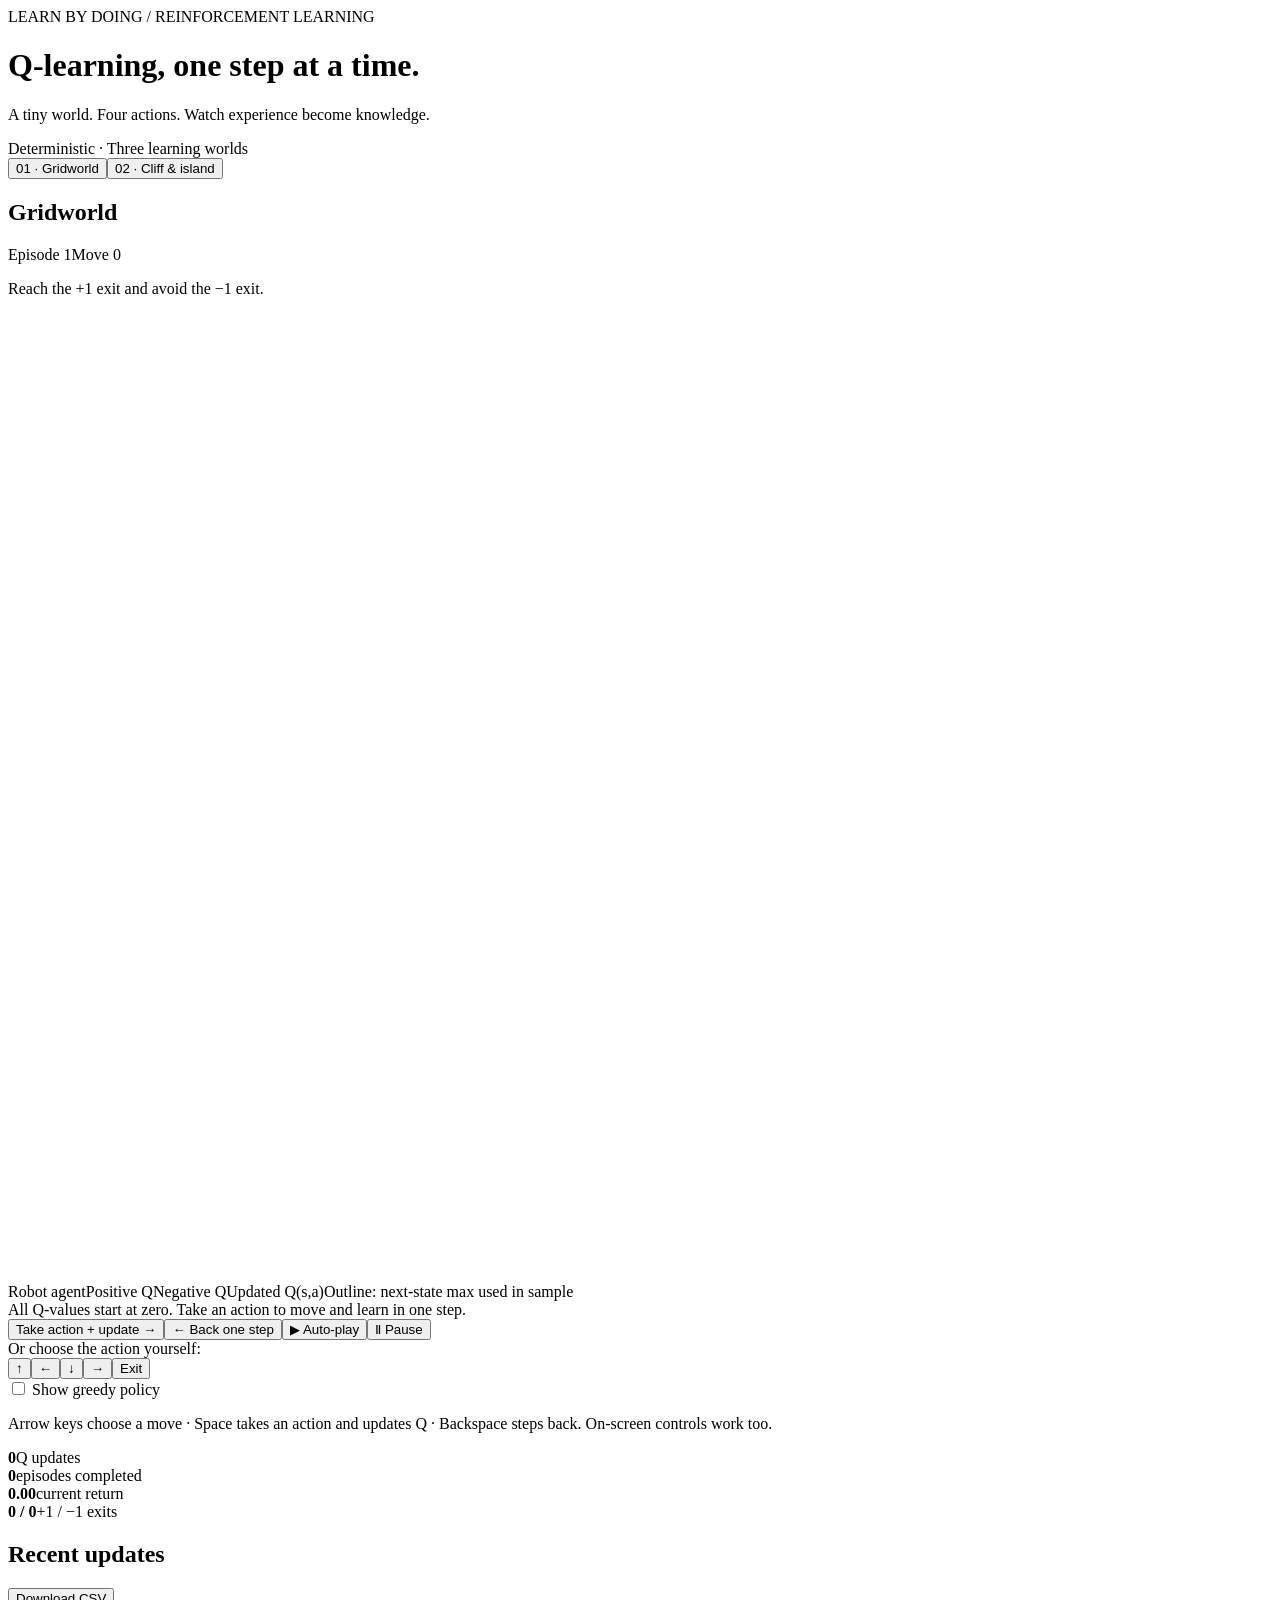
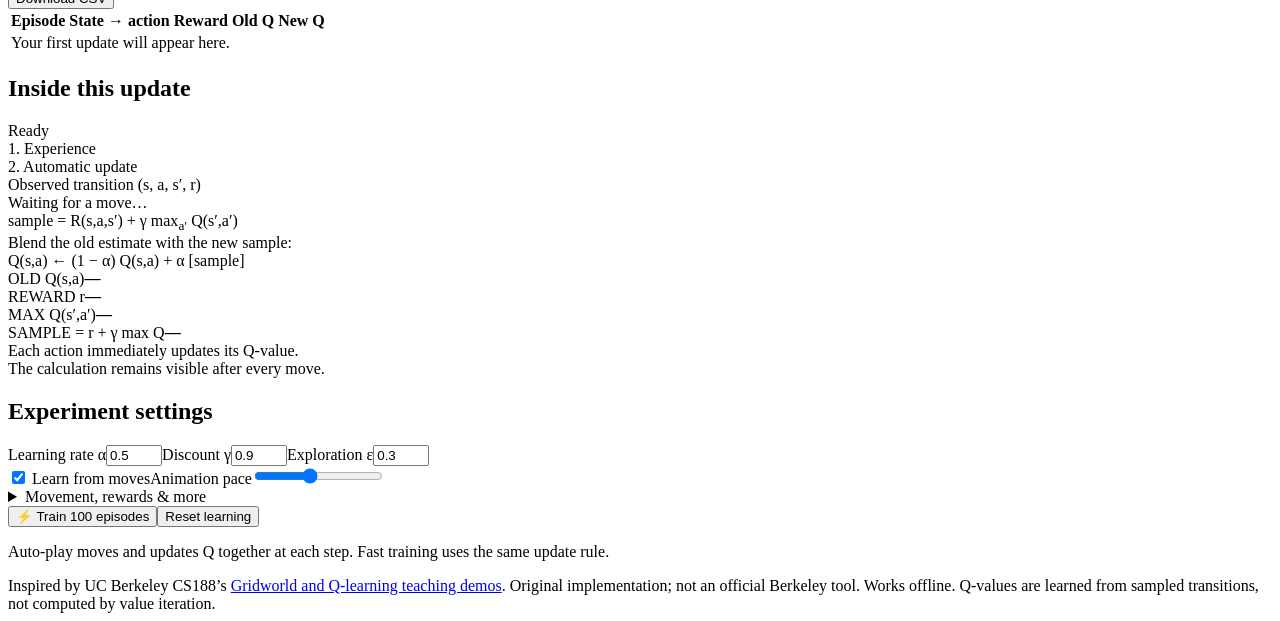
<file: rl/src/template.html>
<!doctype html><html lang="en"><head><meta charset="utf-8"><meta name="viewport" content="width=device-width,initial-scale=1"><title>Q-learning · Gridworld Lab</title><style>/* STYLE */</style></head><body><main>
<header><div><div class="overline">LEARN BY DOING / REINFORCEMENT LEARNING</div><h1>Q-learning, one step at a time.</h1><p>A tiny world. Four actions. Watch experience become knowledge.</p></div><div class="tag">Deterministic · Three learning worlds</div></header>
<nav class="world-tabs" aria-label="Learning world"><button id="tab-grid" aria-selected="true">01 · Gridworld</button><button id="tab-cliff" aria-selected="false">02 · Cliff & island</button></nav><div class="layout" id="layout"><section><div class="card"><div class="heading"><h2 id="boardTitle">Gridworld</h2><div class="pills"><span id="episode" class="pill">Episode 1</span><span id="move" class="pill">Move 0</span></div></div>
<p id="sceneNote" class="hint">Reach the +1 exit and avoid the −1 exit.</p><svg id="board" viewBox="0 0 720 550" role="img" aria-label="Four by three gridworld showing four directional Q-values per cell"></svg>
<div class="legend"><span><i class="swatch blue"></i>Robot agent</span><span><i class="swatch green"></i>Positive Q</span><span><i class="swatch red"></i>Negative Q</span><span><i class="swatch gold"></i>Updated Q(s,a)</span><span><i class="swatch blue"></i>Outline: next-state max used in sample</span></div>
<div id="status" class="status" aria-live="polite">All Q-values start at zero. Take an action to move and learn in one step.</div>
<div class="buttons"><button id="next" class="primary">Take action + update →</button><button id="back">← Back one step</button><button id="run">▶ Auto-play</button><button id="pause">Ⅱ Pause</button></div>
<div class="manual"><div><div class="small">Or choose the action yourself:</div><div class="arrows"><button id="north" aria-label="Choose north">↑</button><button id="west" aria-label="Choose west">←</button><button id="south" aria-label="Choose south">↓</button><button id="east" aria-label="Choose east">→</button><button id="exit">Exit</button></div></div><label class="check policytoggle"><input id="policy" type="checkbox"> Show greedy policy</label></div>
<p class="note">Arrow keys choose a move · Space takes an action and updates Q · Backspace steps back. On-screen controls work too.</p>
<div class="footstats"><div><b id="updates">0</b>Q updates</div><div><b id="completed">0</b>episodes completed</div><div><b id="return">0.00</b>current return</div><div><b id="outcomes">0 / 0</b><span id="outcomeLabel">+1 / −1 exits</span></div></div></div>
<div class="card"><div class="heading"><h2>Recent updates</h2><button id="csv">Download CSV</button></div><div class="log"><table><thead><tr><th>Episode</th><th>State → action</th><th>Reward</th><th>Old Q</th><th>New Q</th></tr></thead><tbody id="log"><tr><td colspan="5">Your first update will appear here.</td></tr></tbody></table></div></div></section>
<aside><div class="card"><div class="heading"><h2>Inside this update</h2><span id="stageLabel" class="pill">Ready</span></div><div class="flow"><div id="stage1" class="active">1. Experience</div><div id="stage2">2. Automatic update</div></div><div id="sample" class="sample"><div class="small">Observed transition (s, a, s′, r)</div><div class="tuple">Waiting for a move…</div></div>
<div class="formula"><div>sample = R(s,a,s′) + γ max<sub>a′</sub> Q(s′,a′)</div><div class="equation-note">Blend the old estimate with the new sample:</div><div>Q(s,a) ← (1 − α) Q(s,a) + α [sample]</div></div>
<div class="numbers"><div><span>OLD Q(s,a)</span><b id="old">—</b></div><div><span>REWARD r</span><b id="reward">—</b></div><div><span>MAX Q(s′,a′)</span><b id="bootstrap">—</b></div><div><span>SAMPLE = r + γ max Q</span><b id="target">—</b></div></div><div id="result" class="result">Each action immediately updates its Q-value.</div><div id="calculation" class="caption">The calculation remains visible after every move.</div></div>
<div class="card"><h2>Experiment settings</h2><div class="settings"><label>Learning rate α<input id="alpha" type="number" min="0" max="1" step="0.1" value="0.5"></label><label>Discount γ<input id="gamma" type="number" min="0" max="1" step="0.1" value="0.9"></label><label>Exploration ε<input id="epsilon" type="number" min="0" max="1" step="0.1" value="0.3"></label></div>
<div class="configrow"><label class="check"><input id="learning" type="checkbox" checked> Learn from moves</label><label>Animation pace<input id="speed" type="range" min="150" max="1800" value="850"></label></div>
<details class="advanced"><summary>Movement, rewards & more</summary><div class="settings"><label>Living reward<input id="living" type="number" min="-1" max="1" step="0.01" value="0"></label><label>Reset seed<input id="seed" type="number" min="0" max="4294967295" value="42"></label></div><p>Movement is deterministic: the agent follows the selected direction. Walls and borders keep it in place. Every action updates Q immediately when learning is on. Epsilon controls exploration in action selection, not movement noise.</p><p id="exitRules">Exit gives the displayed reward and ends the episode.</p><p>Changing the living reward keeps learned Q-values; use Reset for a clean comparison. Runs longer than 500 moves are truncated for convenience, keeping the usual bootstrap target.</p></details>
<div class="configrow"><button id="train" class="secondary">⚡ Train 100 episodes</button><button id="reset" class="danger">Reset learning</button></div><p id="trainStatus" class="small">Auto-play moves and updates Q together at each step. Fast training uses the same update rule.</p></div></aside></div>
<footer>Inspired by UC Berkeley CS188’s <a href="https://inst.eecs.berkeley.edu/~cs188/archive/sp25/projects/proj3/" target="_blank" rel="noopener">Gridworld and Q-learning teaching demos</a>. Original implementation; not an official Berkeley tool. Works offline. Q-values are learned from sampled transitions, not computed by value iteration.</footer>
</main><script>/* ENGINE */</script><script>/* APP */</script><script>/* PACENGINE */</script><script>/* PACAPP */</script></body></html>
</file>
<file: styles.css>
:root {
  --background: #f5f7fb;
  --panel: #ffffff;
  --panel-alt: #f8fafc;
  --text: #172033;
  --muted: #5e6b82;
  --border: #dbe2ea;
  --accent: #2857d9;
  --accent-strong: #183fae;
  --accent-soft: #e7eeff;
  --frontier: #f59e0b;
  --current: #2563eb;
  --visited: #22c55e;
  --path: #8b5cf6;
  --goal: #ef4444;
  --unvisited: #94a3b8;
  --edge: #8a96a8;
  --shadow: 0 18px 45px rgba(35, 53, 84, 0.10);
}

body.dark {
  --background: #0d1422;
  --panel: #141e2f;
  --panel-alt: #101a2a;
  --text: #eef4ff;
  --muted: #a6b3c9;
  --border: #29364a;
  --accent: #7ca3ff;
  --accent-strong: #9bb8ff;
  --accent-soft: #1c315d;
  --edge: #62718a;
  --shadow: 0 18px 45px rgba(0, 0, 0, 0.28);
}

* { box-sizing: border-box; }

body {
  margin: 0;
  min-height: 100vh;
  background: var(--background);
  color: var(--text);
  font-family: Inter, ui-sans-serif, system-ui, -apple-system, BlinkMacSystemFont, "Segoe UI", sans-serif;
  transition: background 180ms ease, color 180ms ease;
}

button, select, input { font: inherit; }

button, select {
  border: 1px solid var(--border);
  background: var(--panel);
  color: var(--text);
  border-radius: 12px;
}

button {
  cursor: pointer;
  padding: 0.72rem 0.95rem;
  font-weight: 700;
  transition: transform 140ms ease, border-color 140ms ease, background 140ms ease;
}

button:hover { transform: translateY(-1px); border-color: var(--accent); }
button:disabled { cursor: not-allowed; opacity: 0.48; transform: none; }
button:focus-visible, select:focus-visible, input:focus-visible { outline: 3px solid var(--accent-soft); outline-offset: 2px; }

.primary-button { background: var(--accent); border-color: var(--accent); color: white; }
.primary-button:hover { background: var(--accent-strong); }
.secondary-button { white-space: nowrap; }

.site-header {
  display: flex;
  align-items: flex-start;
  justify-content: space-between;
  gap: 1.5rem;
  padding: 2.2rem clamp(1rem, 4vw, 4rem) 1.4rem;
  max-width: 1600px;
  margin: 0 auto;
}

.eyebrow {
  margin: 0 0 0.35rem;
  color: var(--accent);
  font-size: 0.78rem;
  font-weight: 800;
  letter-spacing: 0.12em;
  text-transform: uppercase;
}

h1, h2, h3, p { margin-top: 0; }
h1 { margin-bottom: 0.35rem; font-size: clamp(2rem, 4vw, 3.3rem); line-height: 1.05; }
h2 { font-size: 1.05rem; }
h3 { font-size: 0.95rem; }
.subtitle { max-width: 760px; margin-bottom: 0; color: var(--muted); }

.layout {
  display: grid;
  grid-template-columns: minmax(250px, 330px) minmax(0, 1fr);
  gap: 1.2rem;
  max-width: 1600px;
  margin: 0 auto;
  padding: 0 clamp(1rem, 4vw, 4rem) 2rem;
}

.control-panel, .visualization-area {
  background: var(--panel);
  border: 1px solid var(--border);
  border-radius: 22px;
  box-shadow: var(--shadow);
}

.control-panel { padding: 1.2rem; align-self: start; }
.control-panel section + section { border-top: 1px solid var(--border); margin-top: 1.15rem; padding-top: 1.15rem; }
.control-panel label { display: block; margin: 0.8rem 0 0.4rem; color: var(--muted); font-size: 0.85rem; font-weight: 700; }
.control-panel select { width: 100%; padding: 0.75rem; }
.two-column-controls { display: grid; grid-template-columns: 1fr 1fr; gap: 0.7rem; }
.range-row { display: grid; grid-template-columns: auto 1fr auto; align-items: center; gap: 0.55rem; color: var(--muted); font-size: 0.72rem; }
.range-row input { width: 100%; }
.button-grid { display: grid; grid-template-columns: 1fr 1fr; gap: 0.65rem; }

.legend-list { margin: 0; padding: 0; list-style: none; display: grid; grid-template-columns: 1fr 1fr; gap: 0.7rem; color: var(--muted); font-size: 0.84rem; }
.legend-list li { display: flex; align-items: center; gap: 0.45rem; }
.legend-dot { width: 0.85rem; height: 0.85rem; border-radius: 50%; display: inline-block; border: 2px solid rgba(0,0,0,0.12); }
.legend-dot.unvisited { background: var(--unvisited); }
.legend-dot.frontier { background: var(--frontier); }
.legend-dot.current { background: var(--current); }
.legend-dot.visited { background: var(--visited); }
.legend-dot.path { background: var(--path); }
.legend-dot.goal { background: var(--goal); }

.visualization-area { min-width: 0; padding: 1.2rem; }
.graph-toolbar { display: flex; justify-content: space-between; align-items: flex-start; gap: 1rem; margin-bottom: 0.8rem; }
.graph-toolbar h2 { margin-bottom: 0.25rem; }
.graph-toolbar p { margin-bottom: 0; color: var(--muted); font-size: 0.88rem; }
.status-badge { padding: 0.48rem 0.8rem; border-radius: 999px; background: var(--accent-soft); color: var(--accent); font-weight: 800; font-size: 0.78rem; }

.graph-shell { border: 1px solid var(--border); border-radius: 18px; overflow: hidden; background: var(--panel-alt); }
#graphSvg { display: block; width: 100%; height: auto; min-height: 430px; touch-action: none; }

.edge { stroke: var(--edge); stroke-width: 4; transition: stroke 180ms ease, stroke-width 180ms ease; }
.edge.path-edge { stroke: var(--path); stroke-width: 7; }
.edge-label-bg { fill: var(--panel); stroke: var(--border); }
.edge-label { fill: var(--text); font-size: 14px; font-weight: 800; text-anchor: middle; dominant-baseline: middle; }
.node-circle { fill: var(--unvisited); stroke: var(--panel); stroke-width: 5; transition: fill 180ms ease, transform 180ms ease; cursor: grab; }
.node-circle:active { cursor: grabbing; }
.node-circle.frontier { fill: var(--frontier); }
.node-circle.current { fill: var(--current); }
.node-circle.visited { fill: var(--visited); }
.node-circle.path { fill: var(--path); }
.node-circle.goal-node { stroke: var(--goal); stroke-width: 8; }
.node-label { fill: white; font-size: 19px; font-weight: 900; text-anchor: middle; dominant-baseline: central; pointer-events: none; }
.node-heuristic { fill: var(--text); font-size: 13px; font-weight: 800; text-anchor: middle; pointer-events: none; }

.metrics-grid { display: grid; grid-template-columns: repeat(4, 1fr); gap: 0.75rem; margin-top: 0.85rem; }
.metric-card, .detail-card { border: 1px solid var(--border); border-radius: 16px; background: var(--panel-alt); }
.metric-card { padding: 0.85rem; }
.metric-card span { display: block; color: var(--muted); font-size: 0.78rem; margin-bottom: 0.35rem; }
.metric-card strong { font-size: 1.35rem; }
.details-grid { display: grid; grid-template-columns: 1fr 1fr 1.5fr; gap: 0.75rem; margin-top: 0.75rem; }
.detail-card { min-height: 125px; padding: 0.9rem; }
.detail-card h3 { margin-bottom: 0.65rem; }
.explanation-card p { color: var(--muted); line-height: 1.55; margin-bottom: 0; }
.token-list { display: flex; flex-wrap: wrap; gap: 0.4rem; }
.token { padding: 0.35rem 0.55rem; border-radius: 9px; background: var(--accent-soft); color: var(--accent); font-weight: 800; font-size: 0.82rem; }
.empty-token { color: var(--muted); font-size: 0.85rem; }

footer { max-width: 1600px; margin: 0 auto; padding: 0 4rem 2rem; text-align: center; color: var(--muted); font-size: 0.82rem; }

@media (max-width: 980px) {
  .layout { grid-template-columns: 1fr; }
  .control-panel { position: static; }
  .metrics-grid { grid-template-columns: 1fr 1fr; }
  .details-grid { grid-template-columns: 1fr; }
}

@media (max-width: 620px) {
  .site-header { flex-direction: column; padding-top: 1.35rem; }
  .site-header button { width: 100%; }
  .button-grid, .two-column-controls, .metrics-grid { grid-template-columns: 1fr; }
  .legend-list { grid-template-columns: 1fr; }
  .graph-toolbar { flex-direction: column; }
  #graphSvg { min-height: 360px; }
  footer { padding-inline: 1rem; }
}

/* Learning-lab navigation and module hub */
.hidden { display: none !important; }
.app-header { align-items: center; }
.brand-button { display: flex; align-items: center; gap: .85rem; padding: 0; border: 0; background: transparent; text-align: left; }
.brand-button:hover { transform: none; border-color: transparent; }
.brand-mark { display: grid; place-items: center; width: 46px; height: 46px; border-radius: 14px; background: var(--accent); color: white; font-weight: 900; }
.brand-title { display: block; font-size: 1.15rem; }
.brand-button .eyebrow { margin-bottom: .1rem; font-size: .68rem; }
.header-actions { display: flex; gap: .65rem; }
.home-view, .module-view { max-width: 1600px; margin: 0 auto; padding: .4rem clamp(1rem, 4vw, 4rem) 2rem; }
.hero-section { max-width: 850px; padding: 2rem 0 1.8rem; }
.hero-section h1, .module-page-header h1 { margin-bottom: .65rem; }
.module-grid { display: grid; grid-template-columns: repeat(6, 1fr); gap: 1rem; }
.module-card { position: relative; min-height: 285px; padding: 1.35rem; border: 1px solid var(--border); border-radius: 22px; background: var(--panel); color: var(--text); box-shadow: var(--shadow); text-align: left; display: flex; flex-direction: column; align-items: flex-start; }
.module-card:nth-child(1), .module-card:nth-child(2) { grid-column: span 3; }
.module-card:nth-child(n+3) { grid-column: span 2; }
button.module-card:hover { transform: translateY(-4px); border-color: var(--accent); }
.module-number { color: var(--muted); font-size: .78rem; font-weight: 800; letter-spacing: .12em; }
.module-icon { font-size: 2rem; margin: 1.3rem 0 .9rem; }
.module-card strong { font-size: 1.3rem; margin-bottom: .65rem; }
.module-description { color: var(--muted); line-height: 1.55; font-weight: 500; }
.module-link { margin-top: auto; padding-top: 1.15rem; color: var(--accent); font-weight: 800; }
.module-status { position: absolute; top: 1.1rem; right: 1.1rem; padding: .35rem .58rem; border-radius: 999px; font-size: .68rem; font-weight: 900; text-transform: uppercase; letter-spacing: .06em; }
.module-status.live { color: var(--accent); background: var(--accent-soft); }
.module-status.soon { color: var(--muted); background: var(--panel-alt); border: 1px solid var(--border); }
.locked-module { box-shadow: none; opacity: .72; }
.locked-module .module-icon { filter: grayscale(1); }
.module-page-header { display: flex; justify-content: space-between; gap: 1.5rem; align-items: flex-end; padding: 1.6rem 0 1.4rem; }
.compact-header { padding-bottom: 1rem; }
.problem-layout { display: grid; grid-template-columns: minmax(300px, .9fr) minmax(0, 1.4fr); gap: 1rem; }
.problem-example-card, .concept-card { border: 1px solid var(--border); border-radius: 22px; background: var(--panel); box-shadow: var(--shadow); }
.problem-example-card { padding: 1.35rem; }
.example-heading { display: flex; align-items: center; gap: .8rem; padding-bottom: 1rem; border-bottom: 1px solid var(--border); }
.example-heading .module-icon { margin: 0; }
.example-heading h2 { margin-bottom: 0; }
.formulation-flow { padding-top: 1rem; }
.formulation-item { display: flex; gap: .85rem; align-items: flex-start; padding: .8rem; border-radius: 15px; background: var(--panel-alt); }
.formulation-item > span { flex: 0 0 auto; display: grid; place-items: center; width: 30px; height: 30px; border-radius: 50%; background: var(--accent); color: white; font-weight: 900; }
.formulation-item p { margin: .2rem 0 0; color: var(--muted); font-size: .88rem; }
.flow-arrow { text-align: center; color: var(--accent); font-weight: 900; line-height: 1.35; }
.concept-grid { display: grid; grid-template-columns: 1fr 1fr; gap: 1rem; }
.concept-card { padding: 1.2rem; box-shadow: none; }
.concept-card p { margin-bottom: 0; color: var(--muted); line-height: 1.5; }
.concept-symbol { display: grid; place-items: center; width: 42px; height: 42px; margin-bottom: 1rem; border-radius: 13px; background: var(--accent-soft); color: var(--accent); font-weight: 900; }
.concept-card.wide { grid-column: 1 / -1; }
.agent-cycle { display: flex; flex-wrap: wrap; gap: .55rem; align-items: center; }
.agent-cycle span { padding: .65rem .75rem; border-radius: 10px; background: var(--accent-soft); color: var(--accent); font-weight: 800; }
.agent-cycle b { color: var(--muted); }
#searchView .layout { padding-inline: 0; }

@media (max-width: 980px) {
  .module-card:nth-child(n) { grid-column: span 3; }
  .problem-layout { grid-template-columns: 1fr; }
}
@media (max-width: 650px) {
  .app-header { flex-direction: row; }
  .brand-button { width: auto !important; }
  .header-actions { width: 100%; }
  .header-actions button { flex: 1; }
  .module-grid { grid-template-columns: 1fr; }
  .module-card:nth-child(n) { grid-column: auto; min-height: 245px; }
  .module-page-header { align-items: stretch; flex-direction: column; }
  .concept-grid { grid-template-columns: 1fr; }
  .concept-card.wide { grid-column: auto; }
}

/* Interactive automated problem-solving demonstrations */
.problem-tabs{display:flex;gap:.7rem;flex-wrap:wrap;margin:0 0 1rem}.problem-tab{padding:.8rem 1rem;border-radius:14px}.problem-tab.active{background:var(--accent);color:white;border-color:var(--accent)}
.problem-demo{border:1px solid var(--border);border-radius:24px;background:var(--panel);box-shadow:var(--shadow);overflow:hidden}.problem-demo.active{display:block}.demo-intro{display:flex;align-items:flex-start;justify-content:space-between;gap:1rem;padding:1.35rem;border-bottom:1px solid var(--border);background:var(--panel-alt)}.demo-intro h2{margin:.15rem 0 .45rem}.demo-intro p{margin:0;color:var(--muted)}.demo-state-code{padding:.55rem .75rem;border-radius:10px;background:var(--accent-soft);color:var(--accent);font-weight:800;white-space:nowrap}.demo-grid{display:grid;grid-template-columns:290px minmax(0,1fr)}.demo-sidebar{padding:1rem;border-right:1px solid var(--border);background:var(--panel-alt)}.definition-card{padding:.85rem;border-radius:14px;background:var(--panel);border:1px solid var(--border)}.definition-card+.definition-card{margin-top:.65rem}.definition-card strong{display:block;margin-bottom:.25rem}.definition-card p{margin:0;color:var(--muted);font-size:.85rem;line-height:1.45}.demo-workspace{padding:1.25rem;min-width:0}.demo-controls{display:flex;gap:.65rem;flex-wrap:wrap;margin:1rem 0}.action-controls{display:grid;grid-template-columns:repeat(3,1fr)}.demo-feedback{display:flex;align-items:center;gap:1rem;flex-wrap:wrap;padding:.9rem;border:1px solid var(--border);border-radius:14px;background:var(--panel-alt);margin-bottom:1rem}.demo-feedback>div{min-width:110px}.demo-feedback span{display:block;color:var(--muted);font-size:.75rem}.demo-feedback strong{font-size:1.15rem}.demo-feedback p{flex:1;min-width:220px;margin:0;color:var(--muted)}.demo-hint{color:var(--muted);font-size:.9rem}.state-history{display:flex;gap:.5rem;flex-wrap:wrap;min-height:36px}.state-chip{padding:.4rem .6rem;border-radius:9px;background:var(--panel-alt);border:1px solid var(--border);font-size:.8rem;font-weight:800}.current-chip{background:var(--accent-soft);color:var(--accent);border-color:var(--accent)}.goal-text{color:var(--path)}
.jug-stage{display:flex;justify-content:center;align-items:flex-end;gap:2rem;min-height:300px;padding:1rem}.jug-unit{text-align:center}.jug-capacity{font-weight:800;color:var(--muted);margin-bottom:.45rem}.jug-vessel{position:relative;width:150px;border:6px solid var(--text);border-top:0;border-radius:0 0 24px 24px;overflow:hidden;background:var(--panel-alt);display:flex;align-items:center;justify-content:center}.jug-four{height:220px}.jug-three{height:175px}.jug-water{position:absolute;left:0;right:0;bottom:0;height:0;background:var(--accent);opacity:.65;transition:height .45s ease}.jug-vessel span{position:relative;z-index:1;font-size:1.4rem;font-weight:900}.jug-unit strong{display:block;margin-top:.6rem}.transfer-symbol{font-size:2.4rem;color:var(--accent);padding-bottom:70px}
.puzzle-comparison {
  display: grid;
  grid-template-columns: repeat(3, minmax(230px, 1fr));
  gap: 1.25rem;
  align-items: start;
  justify-items: center;
}

.puzzle-state-panel {
  width: 100%;
  display: flex;
  flex-direction: column;
  align-items: center;
}

.puzzle-state-panel h3 {
  margin-top: 0;
  text-align: center;
}

.current-puzzle-panel {
  padding: 0.9rem;
  border: 2px solid var(--accent);
  border-radius: 20px;
  background: var(--accent-soft);
}

.puzzle-board {
  display: grid;
  grid-template-columns: repeat(3, 72px);
  grid-template-rows: repeat(3, 72px);
  gap: 7px;
  padding: 8px;
  border-radius: 18px;
  background: var(--text);
}

.puzzle-tile {
  display: grid;
  place-items: center;
  border: 0;
  border-radius: 10px;
  background: var(--panel);
  color: var(--text);
  font-size: 1.5rem;
  font-weight: 900;
  box-shadow: inset 0 -3px 0 rgba(0, 0, 0, 0.12);
}

button.puzzle-tile:hover {
  transform: translateY(-2px);
  border: 0;
}

.blank-tile {
  background: var(--accent);
  opacity: 0.25;
  box-shadow: none;
}

.goal-board,
.reference-board {
  pointer-events: none;
}

.puzzle-edit-button {
  margin-top: 0.75rem;
}

.puzzle-initial-editor {
  margin: 1.25rem auto;
  max-width: 520px;
  padding: 1rem;
  border: 1px solid var(--border);
  border-radius: 18px;
  background: var(--panel-alt);
}

.puzzle-editor-heading h3 {
  margin: 0 0 0.3rem;
}

.puzzle-editor-heading p {
  margin: 0 0 1rem;
  color: var(--muted);
  font-size: 0.9rem;
}

.puzzle-input-grid {
  display: grid;
  grid-template-columns: repeat(3, 90px);
  gap: 8px;
  justify-content: center;
  padding: 10px;
  border-radius: 16px;
  background: var(--text);
}

.puzzle-position-select {
  width: 90px;
  height: 58px;
  padding: 0.35rem;
  border: 0;
  border-radius: 9px;
  background: var(--panel);
  color: var(--text);
  font-size: 1rem;
  font-weight: 800;
  text-align: center;
}

.puzzle-editor-actions {
  display: flex;
  justify-content: center;
  gap: 0.7rem;
  margin-top: 1rem;
}

.puzzle-input-error {
  min-height: 1.4rem;
  margin: 0.75rem 0 0;
  color: #dc2626;
  font-weight: 700;
  text-align: center;
}

.puzzle-move-history {
  align-items: stretch;
}

.puzzle-move-entry {
  display: inline-flex;
  flex-direction: column;
  gap: 0.15rem;
  min-width: 125px;
  padding: 0.5rem 0.65rem;
  border: 1px solid var(--border);
  border-radius: 10px;
  background: var(--panel-alt);
}

.puzzle-move-entry strong {
  font-size: 0.84rem;
}

.puzzle-move-entry span {
  color: var(--muted);
  font-size: 0.72rem;
}@media (max-width: 1100px) {
  .puzzle-comparison {
    grid-template-columns: repeat(2, minmax(230px, 1fr));
  }

  .current-puzzle-panel {
    grid-row: 1;
    grid-column: 2;
  }
}

@media (max-width: 700px) {
  .puzzle-comparison {
    grid-template-columns: 1fr;
  }

  .current-puzzle-panel {
    grid-row: auto;
    grid-column: auto;
  }

  .puzzle-board {
    grid-template-columns: repeat(3, 65px);
    grid-template-rows: repeat(3, 65px);
  }

  .puzzle-input-grid {
    grid-template-columns: repeat(3, 75px);
  }

  .puzzle-position-select {
    width: 75px;
  }
}
.queens-layout{display:grid;grid-template-columns:minmax(320px,560px) minmax(180px,1fr);gap:1.25rem;align-items:start}.queens-board{display:grid;grid-template-columns:repeat(8,1fr);aspect-ratio:1;border:4px solid var(--text);border-radius:8px;overflow:hidden}.queen-square{border:0;border-radius:0;padding:0;display:grid;place-items:center;font-size:clamp(1.4rem,4vw,2.5rem);min-width:0}.queen-square:hover{transform:none;border:0;filter:brightness(1.08)}.light-square{background:#ead9b7}.dark-square{background:#7f5d45}.has-queen{color:#111;text-shadow:0 1px 0 white}.queen-conflict{background:#ef6767;color:white}.queen-stats{display:grid;grid-template-columns:1fr 1fr;gap:.7rem}.queen-stats>div{padding:.85rem;border:1px solid var(--border);border-radius:14px;background:var(--panel-alt)}.queen-stats span{display:block;color:var(--muted);font-size:.75rem}.queen-stats strong{font-size:1.2rem}.state-code-block{display:block;padding:1rem;border-radius:12px;background:var(--panel-alt);border:1px solid var(--border);font-size:1rem;overflow-wrap:anywhere}
@media(max-width:900px){.demo-grid{grid-template-columns:1fr}.demo-sidebar{border-right:0;border-bottom:1px solid var(--border);display:grid;grid-template-columns:1fr 1fr;gap:.65rem}.definition-card+.definition-card{margin-top:0}.queens-layout{grid-template-columns:1fr}.queen-stats{grid-template-columns:repeat(4,1fr)}}
@media(max-width:650px){.demo-intro{flex-direction:column}.demo-state-code{white-space:normal}.demo-sidebar{grid-template-columns:1fr}.action-controls{grid-template-columns:1fr 1fr}.jug-stage{gap:.8rem}.jug-vessel{width:105px}.jug-four{height:175px}.jug-three{height:140px}.transfer-symbol{font-size:1.7rem}.puzzle-comparison{grid-template-columns:1fr;gap:1rem}.puzzle-board{grid-template-columns:repeat(3,65px);grid-template-rows:repeat(3,65px)}.queen-stats{grid-template-columns:1fr 1fr}}
/* Add these rules at the END of your existing styles.css */

.jug-history-entry {
  display: inline-flex;
  flex-direction: column;
  align-items: center;
  gap: 0.3rem;
  margin: 0.25rem;
  vertical-align: top;
}

.jug-history-entry small {
  max-width: 130px;
  color: var(--muted);
  font-size: 0.72rem;
  line-height: 1.2;
  text-align: center;
}

.considered-square {
  outline: 4px solid var(--accent);
  outline-offset: -4px;
}

.goal-text {
  color: #16a34a;
}

.action-controls button:disabled,
.demo-controls button:disabled,
.puzzle-tile:disabled,
.queen-square:disabled {
  cursor: not-allowed;
  opacity: 0.55;
}

/* Configurable Two-Jug problem */
.jug-config-panel{margin:1rem;padding:1.1rem;border:1px solid var(--border);border-radius:18px;background:var(--panel-alt)}
.jug-config-heading{display:flex;justify-content:space-between;align-items:flex-start;gap:1rem;margin-bottom:1rem}
.jug-config-heading h3{margin:.15rem 0 0}
.jug-config-grid{display:grid;grid-template-columns:repeat(3,minmax(130px,1fr)) minmax(190px,1.2fr) auto;gap:.85rem;align-items:end}
.jug-config-grid>label>span,.jug-target-fieldset legend{display:block;margin-bottom:.4rem;color:var(--muted);font-size:.8rem;font-weight:800}
.jug-config-grid select{width:100%}
.jug-target-fieldset{display:flex;align-items:center;gap:1rem;min-height:44px;margin:0;padding:.55rem .75rem;border:1px solid var(--border);border-radius:12px}
.jug-target-fieldset legend{padding:0 .2rem;margin:0}
.jug-target-fieldset label{display:flex;align-items:center;gap:.35rem;white-space:nowrap}
.jug-generate-button{min-height:44px;white-space:nowrap}
.graph-toggle{display:flex;align-items:center;gap:.5rem;padding:.55rem .75rem;border:1px solid var(--border);border-radius:12px;background:var(--panel)}
.jug-config-status{margin:.9rem 0 0;padding:.7rem .85rem;border-radius:12px;font-weight:700}
.jug-config-status.valid{background:rgba(22,163,74,.1);color:#15803d;border:1px solid rgba(22,163,74,.35)}
.jug-config-status.invalid{background:rgba(220,38,38,.1);color:#b91c1c;border:1px solid rgba(220,38,38,.35)}
.jug-graph-panel{margin:1.2rem 0;padding:1rem;border:1px solid var(--border);border-radius:18px;background:var(--panel-alt)}
.jug-graph-header{display:flex;justify-content:space-between;gap:1rem;align-items:flex-start;margin-bottom:.75rem}
.jug-graph-header h3{margin:0 0 .25rem}.jug-graph-header p{margin:0;color:var(--muted);font-size:.85rem}
.jug-graph-legend{display:flex;gap:.7rem;flex-wrap:wrap;font-size:.75rem;color:var(--muted)}
.jug-graph-legend span{display:flex;align-items:center;gap:.3rem}.graph-key{width:12px;height:12px;border-radius:50%;display:inline-block;border:2px solid var(--border)}
.graph-key.start{background:#64748b}.graph-key.current{background:#2563eb}.graph-key.goal{background:#ef4444}.graph-key.route{background:#16a34a}
.jug-graph-shell{overflow:auto;min-height:320px;border:1px solid var(--border);border-radius:14px;background:var(--panel)}
#jugStateGraph{display:block;width:100%;min-width:720px;min-height:320px}
.jug-graph-edge {
  fill: none;
  stroke: #94a3b8;
  stroke-width: 1.8;
  opacity: 0.8;
}

.jug-graph-edge.solution-edge {
  stroke: #16a34a;
  stroke-width: 4;
  opacity: 1;
}

.jug-arrow-head {
  fill: #94a3b8;
}

.jug-solution-arrow-head {
  fill: #16a34a;
}

.jug-graph-node {
  fill: var(--panel);
  stroke: #64748b;
  stroke-width: 2;
}

.jug-graph-node.start-node {
  fill: #fef9c3;
  stroke: #475569;
  stroke-width: 3;
}

.jug-graph-node.solution-node {
  stroke: #16a34a;
  stroke-width: 4;
}

.jug-graph-node.goal-node {
  fill: #fee2e2;
  stroke: #ef4444;
  stroke-width: 4;
}

.jug-graph-node.current-node {
  fill: #dbeafe;
  stroke: #2563eb;
  stroke-width: 5;
}

.jug-graph-label {
  fill: var(--text);
  font-size: 13px;
  font-weight: 800;
  pointer-events: none;
}

.jug-graph-depth-label {
  fill: var(--muted);
  font-size: 10px;
  font-weight: 700;
  pointer-events: none;
}

.jug-graph-action-label {
  fill: var(--muted);
  font-size: 9px;
  font-weight: 700;
  paint-order: stroke;
  stroke: var(--panel);
  stroke-width: 4px;
  stroke-linejoin: round;
  pointer-events: none;
}.jug-graph-label{fill:var(--text);font-size:11px;font-weight:800;pointer-events:none}.jug-graph-node.start-node~.jug-graph-label,.jug-graph-node.goal-node~.jug-graph-label,.jug-graph-node.current-node~.jug-graph-label{fill:white}
@media(max-width:1100px){.jug-config-grid{grid-template-columns:repeat(2,minmax(150px,1fr))}.jug-generate-button{grid-column:span 2}.jug-config-heading,.jug-graph-header{flex-direction:column}}
@media(max-width:650px){.jug-config-grid{grid-template-columns:1fr}.jug-generate-button{grid-column:auto}.jug-target-fieldset{flex-wrap:wrap}.graph-toggle{width:100%}}

/* Custom graph editor and multiple-goal controls */
.goal-checkbox-list {
  display: flex;
  flex-wrap: wrap;
  gap: 0.45rem;
  max-height: 135px;
  padding: 0.65rem;
  overflow-y: auto;
  border: 1px solid var(--border);
  border-radius: 12px;
  background: var(--panel-alt);
}

.goal-checkbox-item {
  display: inline-flex;
  align-items: center;
  gap: 0.3rem;
  padding: 0.35rem 0.55rem;
  border: 1px solid var(--border);
  border-radius: 999px;
  background: var(--panel);
  cursor: pointer;
}

.goal-checkbox-item input { margin: 0; }

.graph-editor-controls {
  margin-top: 0.85rem;
  padding: 0.8rem;
  border: 1px dashed var(--accent);
  border-radius: 14px;
  background: var(--accent-soft);
}

.graph-editor-controls .editor-help {
  margin-top: 0;
  color: var(--muted);
  font-size: 0.82rem;
  line-height: 1.45;
}

.graph-editor-controls input[type="number"] {
  width: 100%;
  margin-top: 0.35rem;
  margin-bottom: 0.7rem;
}

.node-circle.editor-selected {
  stroke: #f59e0b;
  stroke-width: 6;
  stroke-dasharray: 6 4;
}

#graphSvg.drawing-mode { cursor: crosshair; }
.muted-control { opacity: 0.55; }

/* Search tree shown after the search finishes */
.search-tree-panel {
  margin-top: 1.25rem;
  padding: 1rem;
  border: 1px solid var(--border);
  border-radius: 20px;
  background: var(--panel);
  box-shadow: var(--shadow);
}

.search-tree-heading {
  display: flex;
  align-items: flex-start;
  justify-content: space-between;
  gap: 1rem;
  margin-bottom: 0.85rem;
}

.search-tree-heading h2,
.search-tree-panel h3 {
  margin-top: 0;
}

.search-tree-heading p:last-child {
  margin-bottom: 0;
  color: var(--muted);
}

.search-tree-shell {
  width: 100%;
  overflow-x: auto;
  border: 1px solid var(--border);
  border-radius: 16px;
  background: var(--panel-alt);
}

#searchTreeSvg {
  display: block;
  width: 100%;
  min-width: 900px;
  min-height: 360px;
}

.search-tree-edge {
  fill: none;
  stroke: #94a3b8;
  stroke-width: 2;
  opacity: 0.8;
}

.search-tree-edge.solution-edge {
  stroke: #16a34a;
  stroke-width: 5;
  opacity: 1;
}

.search-tree-node {
  fill: var(--panel);
  stroke: #64748b;
  stroke-width: 2.5;
}

.search-tree-node.start-node {
  fill: #fee2e2;
  stroke: #ef4444;
  stroke-width: 4;
}

.search-tree-node.goal-node {
  stroke: #dc2626;
  stroke-width: 4;
}

.search-tree-node.solution-node {
  fill: #dcfce7;
  stroke: #16a34a;
  stroke-width: 4;
}

.search-tree-node.reached-goal {
  fill: #fde68a;
  stroke: #dc2626;
  stroke-width: 5;
}

.search-tree-node-label {
  fill: var(--text);
  font-size: 16px;
  font-weight: 900;
  text-anchor: middle;
  pointer-events: none;
}

.search-tree-order-label {
  fill: var(--muted);
  font-size: 11px;
  font-weight: 800;
  text-anchor: middle;
  pointer-events: none;
}

.search-order-token {
  min-width: 52px;
  justify-content: center;
}

@media (max-width: 700px) {
  #searchTreeSvg {
    min-width: 760px;
  }
}


/* Maze search visualizer */
.maze-layout { display: grid; grid-template-columns: minmax(245px, 310px) minmax(0, 1fr); gap: 1.25rem; align-items: start; }
.maze-controls { position: sticky; top: 86px; }
.maze-workspace { min-width: 0; }
.maze-shell { padding: 0.75rem; overflow: auto; border: 1px solid var(--border); border-radius: 18px; background: #111827; box-shadow: var(--shadow); }
.maze-grid { --maze-cols: 31; display: grid; grid-template-columns: repeat(var(--maze-cols), minmax(13px, 1fr)); width: min(100%, 1040px); min-width: 690px; aspect-ratio: 31 / 21; margin: 0 auto; gap: 1px; background: #0b1020; }
.maze-cell { display: grid; place-items: center; min-width: 0; background: #eef2f7; color: #fff; font-size: clamp(0.45rem, 1vw, 0.78rem); font-weight: 900; transition: background 90ms ease, transform 90ms ease; }
.maze-cell.wall { background: #202735; }
.maze-cell.explored { background: #38bdf8; }
.maze-cell.frontier { background: #facc15; }
.maze-cell.current { background: #fb923c; transform: scale(1.08); z-index: 2; }
.maze-cell.path { background: #22c55e; }
.maze-cell.start { background: #16a34a; }
.maze-cell.goal { background: #ef4444; }
.maze-cell.start.path, .maze-cell.goal.path { outline: 2px solid #fff; outline-offset: -2px; }
.maze-legend { display: grid; grid-template-columns: repeat(2, minmax(0, 1fr)); gap: 0.55rem; margin: 0; padding: 0; list-style: none; }
.maze-legend li { display: flex; align-items: center; gap: 0.45rem; font-size: 0.82rem; }
.maze-key { width: 1rem; height: 1rem; border-radius: 4px; border: 1px solid rgba(0,0,0,.18); }
.maze-key.wall { background: #202735; } .maze-key.frontier { background: #facc15; } .maze-key.explored { background: #38bdf8; }
.maze-key.current { background: #fb923c; } .maze-key.path { background: #22c55e; } .maze-key.start { background: #16a34a; } .maze-key.goal { background: #ef4444; }
.maze-metrics { grid-template-columns: repeat(5, minmax(0, 1fr)); }
@media (max-width: 1000px) { .maze-layout { grid-template-columns: 1fr; } .maze-controls { position: static; } .maze-metrics { grid-template-columns: repeat(3, minmax(0, 1fr)); } }
@media (max-width: 650px) { .maze-metrics { grid-template-columns: repeat(2, minmax(0, 1fr)); } .maze-grid { min-width: 620px; } }
</file>
<file: heuristic-search.css>
.heuristic-module{padding-bottom:3rem}.heuristic-tabs{display:flex;gap:.65rem;flex-wrap:wrap;margin:1.25rem 0 1.5rem}.heuristic-tab{border:1px solid var(--border-color,#d8dee9);background:var(--card-bg,#fff);padding:.8rem 1rem;border-radius:999px;font-weight:700;cursor:pointer}.heuristic-tab.active{background:var(--primary,#315efb);color:#fff;border-color:transparent}.heuristic-panel{display:none}.heuristic-panel.active{display:block}.heuristic-intro-grid,.heuristic-properties-grid{display:grid;grid-template-columns:repeat(3,minmax(0,1fr));gap:1rem}.heuristic-properties-grid{grid-template-columns:repeat(4,minmax(0,1fr));margin-top:1rem}.heuristic-concept-card,.heuristic-properties-grid article,.heuristic-control-card,.heuristic-explanation-box,.race-card,.race-question{background:var(--card-bg,#fff);border:1px solid var(--border-color,#d8dee9);border-radius:18px;padding:1.15rem;box-shadow:0 10px 28px rgba(30,45,80,.06)}.heuristic-concept-card.featured{outline:2px solid var(--primary,#315efb)}.concept-symbol{display:inline-block;font-size:1.4rem;font-weight:800;background:rgba(49,94,251,.1);padding:.4rem .65rem;border-radius:10px}.heuristic-demo-layout,.heuristic-lab-layout{display:grid;grid-template-columns:minmax(240px,320px) 1fr;gap:1.25rem;margin-top:1.25rem}.heuristic-control-card{display:flex;flex-direction:column;gap:.8rem;align-self:start}.heuristic-control-card label{display:flex;flex-direction:column;gap:.35rem;font-weight:700}.heuristic-control-card select,.heuristic-control-card input{width:100%}.heuristic-teaching-note{padding:.8rem;border-radius:12px;background:rgba(49,94,251,.08);line-height:1.45}.heuristic-frontier-table,.heuristic-comparison-table{border:1px solid var(--border-color,#d8dee9);border-radius:16px;overflow:hidden;background:var(--card-bg,#fff)}.hft-row,.comparison-row{display:grid;grid-template-columns:repeat(4,1fr);gap:.5rem;align-items:center;padding:.8rem 1rem;border:0;border-bottom:1px solid var(--border-color,#e6e9ef);width:100%;text-align:center;background:transparent;color:inherit}.comparison-row{grid-template-columns:1.4fr repeat(4,1fr)}.hft-header,.comparison-row.header{font-weight:800;background:rgba(120,130,150,.1)}.hft-row.selected{background:rgba(43,180,110,.16);outline:2px solid rgba(43,180,110,.65)}.hft-row.student-choice{background:rgba(255,184,0,.14)}.heuristic-explanation-box{margin-top:1rem}.puzzle-comparison-stage{display:flex;align-items:center;justify-content:center;gap:1.25rem;flex-wrap:wrap}.stage-label{display:block;text-align:center;font-weight:800;margin-bottom:.5rem}.heuristic-puzzle-board{display:grid;grid-template-columns:repeat(3,72px);gap:7px;padding:10px;border-radius:16px;background:rgba(80,90,115,.12)}.puzzle-tile{width:72px;height:72px;display:grid;place-items:center;border-radius:12px;background:var(--card-bg,#fff);font-size:1.5rem;font-weight:800;box-shadow:0 5px 12px rgba(20,30,60,.1)}.puzzle-tile.blank{background:transparent;box-shadow:inset 0 0 0 2px dashed rgba(120,130,150,.35)}.goal-board{outline:2px solid rgba(43,180,110,.45)}.puzzle-arrow{font-size:2rem}.heuristic-metrics{margin-top:1rem}.best-row{background:rgba(43,180,110,.1)}.heuristic-grid{display:grid;grid-template-columns:repeat(var(--heuristic-cols),1fr);gap:2px;max-width:900px;aspect-ratio:18/12;background:rgba(100,110,130,.12);padding:6px;border-radius:14px}.heuristic-grid-cell{display:grid;place-items:center;min-width:0;border-radius:3px;background:var(--card-bg,#fff);font-size:.72rem;font-weight:900}.heuristic-grid-cell.wall{background:#263238}.heuristic-grid-cell.frontier{background:#ffd166}.heuristic-grid-cell.explored{background:#a8dadc}.heuristic-grid-cell.current{background:#ff8c42;transform:scale(1.08)}.heuristic-grid-cell.path{background:#80ed99}.heuristic-grid-cell.start{background:#315efb;color:#fff}.heuristic-grid-cell.goal{background:#e63946;color:#fff}.race-intro{display:flex;justify-content:space-between;gap:1rem;align-items:center}.race-question{margin:1rem 0;background:rgba(255,184,0,.1)}.heuristic-race-grid{display:grid;grid-template-columns:repeat(4,minmax(0,1fr));gap:1rem}.race-card{position:relative;transition:.25s}.race-card.finished{transform:translateY(-4px);outline:2px solid rgba(49,94,251,.25)}.race-rank{position:absolute;right:1rem;top:1rem;width:34px;height:34px;border-radius:50%;display:grid;place-items:center;font-weight:900;background:rgba(49,94,251,.12)}.race-card code{display:block;margin:.55rem 0}.race-bar{height:9px;border-radius:999px;background:rgba(120,130,150,.15);overflow:hidden}.race-bar span{display:block;height:100%;width:0;background:currentColor;transition:width .8s}.race-card dl{display:grid;grid-template-columns:repeat(3,1fr);gap:.35rem}.race-card dt{font-size:.72rem;opacity:.7}.race-card dd{margin:0;font-weight:800}.hidden{display:none!important}@media(max-width:900px){.heuristic-intro-grid,.heuristic-properties-grid,.heuristic-race-grid{grid-template-columns:repeat(2,minmax(0,1fr))}.heuristic-demo-layout,.heuristic-lab-layout{grid-template-columns:1fr}}@media(max-width:560px){.heuristic-intro-grid,.heuristic-properties-grid,.heuristic-race-grid{grid-template-columns:1fr}.heuristic-puzzle-board{grid-template-columns:repeat(3,58px)}.puzzle-tile{width:58px;height:58px}.comparison-row{font-size:.75rem;padding:.65rem .35rem}.race-intro{align-items:flex-start;flex-direction:column}}

/* Heuristic Basics lesson */
.hb-lesson-hero,.hb-why-card,.hb-checklist-card,.hb-random-graph-card,.hb-challenge-panel,.hb-graph-card{background:var(--card-bg,#fff);border:1px solid var(--border-color,#d8dee9);border-radius:20px;padding:1.3rem;box-shadow:0 10px 28px rgba(30,45,80,.06)}
.hb-lesson-hero{background:linear-gradient(135deg,rgba(49,94,251,.1),rgba(43,180,110,.08));margin-bottom:1.2rem}.hb-lesson-hero h2,.hb-section-heading h2{margin:.15rem 0 .55rem}.hb-lesson-hero p,.hb-section-heading p{max-width:880px;line-height:1.65}.hb-teaching-layout{display:grid;grid-template-columns:minmax(0,1.45fr) minmax(280px,.75fr);gap:1.2rem}.hb-card-heading{display:flex;align-items:flex-start;justify-content:space-between;gap:1rem}.hb-card-heading h3{margin:.1rem 0}.hb-example-canvas,.hb-random-graph{margin-top:1rem;min-height:300px;border-radius:16px;background:linear-gradient(rgba(90,110,150,.07) 1px,transparent 1px),linear-gradient(90deg,rgba(90,110,150,.07) 1px,transparent 1px);background-size:24px 24px;overflow:hidden}.hb-example-canvas svg,.hb-random-graph svg{width:100%;height:auto;display:block}.hb-example-summary{margin-top:.8rem;padding:.85rem 1rem;border-radius:13px;background:rgba(49,94,251,.08);line-height:1.5}.hb-formula-stack{display:grid;gap:.85rem}.hb-formula-card{background:var(--card-bg,#fff);border:1px solid var(--border-color,#d8dee9);border-radius:18px;padding:1rem;transition:.2s}.hb-formula-card.featured{outline:2px solid var(--primary,#315efb)}.hb-formula-card h3{margin:.6rem 0 .3rem}.hb-formula-card p{line-height:1.5}.hb-mini-example{padding:.65rem;border-radius:10px;background:rgba(120,130,150,.09)}.hb-edge{stroke:#8b96aa;stroke-width:3}.hb-estimate-edge{stroke-dasharray:8 7;stroke:#8d73c7}.hb-edge-label,.hb-h-label{font-size:16px;font-weight:800;text-anchor:middle;paint-order:stroke;stroke:var(--card-bg,#fff);stroke-width:5px;stroke-linejoin:round;fill:currentColor}.hb-h-label{fill:#6c4bb6}.hb-node-circle{fill:var(--card-bg,#fff);stroke:#8290a8;stroke-width:3}.hb-node-label{font-size:18px;font-weight:900;text-anchor:middle;fill:currentColor}.hb-node-values{font-size:13px;font-weight:800;text-anchor:middle;fill:currentColor}.hb-node-group.start .hb-node-circle{fill:#315efb;stroke:#315efb}.hb-node-group.goal .hb-node-circle{fill:#e63946;stroke:#e63946}.hb-node-group.start .hb-node-label,.hb-node-group.goal .hb-node-label{fill:#fff}.hb-node-group.frontier{cursor:pointer}.hb-node-group.frontier .hb-node-circle{fill:#fff3c4;stroke:#d59d00}.hb-node-group.active .hb-node-circle{stroke:#ff8c42;stroke-width:6}.hb-node-group.winner .hb-node-circle{fill:#80ed99;stroke:#138a4b;stroke-width:6}.hb-why-card{margin-top:1.2rem}.hb-why-grid{display:grid;grid-template-columns:repeat(3,minmax(0,1fr));gap:.8rem}.hb-why-grid article{padding:1rem;border-radius:15px;background:rgba(120,130,150,.07)}.hb-why-grid p{line-height:1.5;margin-bottom:0}.hb-properties-section,.hb-challenge-section{margin-top:2rem}.hb-section-heading{margin-bottom:1rem}.hb-property-grid{display:grid;grid-template-columns:repeat(2,minmax(0,1fr));gap:1rem}.hb-property-card{background:var(--card-bg,#fff);border:1px solid var(--border-color,#d8dee9);border-radius:20px;padding:1.2rem;box-shadow:0 10px 28px rgba(30,45,80,.05)}.hb-property-title{display:flex;align-items:center;gap:.65rem}.hb-property-title span{width:38px;height:38px;border-radius:50%;display:grid;place-items:center;background:rgba(49,94,251,.1);font-size:1.2rem;font-weight:900}.hb-property-title h3{margin:0}.hb-property-card p{line-height:1.55}.hb-equation{padding:.75rem;text-align:center;border-radius:12px;background:rgba(49,94,251,.08);font-size:1.1rem;font-weight:900}.hb-property-example,.hb-importance{margin-top:.75rem;padding:.75rem;border-radius:12px;background:rgba(120,130,150,.07);line-height:1.5}.hb-importance{background:rgba(255,184,0,.1)}.hb-relation-flow{display:flex;align-items:center;justify-content:center;gap:.45rem;flex-wrap:wrap;padding:.7rem}.hb-relation-flow span{padding:.4rem .6rem;border-radius:999px;background:rgba(49,94,251,.1);font-weight:800}.hb-checklist-card{margin-top:1rem}.hb-checklist{display:flex;flex-wrap:wrap;gap:.65rem}.hb-checklist span{padding:.6rem .8rem;border-radius:999px;background:rgba(43,180,110,.1);font-weight:700}.hb-challenge-layout{display:grid;grid-template-columns:minmax(0,1.35fr) minmax(300px,.65fr);gap:1.2rem}.hb-challenge-panel{display:flex;flex-direction:column;gap:.75rem;align-self:start}.hb-choice-grid{display:grid;grid-template-columns:repeat(3,1fr);gap:.55rem}.hb-choice-grid button.selected{background:rgba(255,184,0,.2);outline:2px solid #d59d00}.hb-legend{display:flex;gap:1rem;flex-wrap:wrap;margin-top:.75rem;font-size:.85rem;font-weight:700}.hb-legend span{display:flex;align-items:center;gap:.35rem}.hb-legend i{width:13px;height:13px;border-radius:50%;display:inline-block}.hb-legend i.start{background:#315efb}.hb-legend i.frontier{background:#ffd166}.hb-legend i.goal{background:#e63946}
@media(max-width:980px){.hb-teaching-layout,.hb-challenge-layout{grid-template-columns:1fr}.hb-formula-stack{grid-template-columns:repeat(3,minmax(0,1fr))}.hb-property-grid{grid-template-columns:1fr 1fr}}
@media(max-width:700px){.hb-formula-stack,.hb-property-grid,.hb-why-grid{grid-template-columns:1fr}.hb-card-heading{flex-direction:column}.hb-example-canvas,.hb-random-graph{min-height:220px}.hb-choice-grid{grid-template-columns:1fr}}

/* Heuristic property teaching graphs */
.hb-property-visual-list{display:grid;gap:1.2rem}
.hb-property-visual-card{display:grid;grid-template-columns:minmax(300px,.9fr) minmax(420px,1.1fr);gap:1.2rem;align-items:center;background:var(--card-bg,#fff);border:1px solid var(--border-color,#d8dee9);border-radius:20px;padding:1.2rem;box-shadow:0 10px 28px rgba(30,45,80,.05)}
.hb-property-copy p{line-height:1.58}
.hb-property-graph{min-height:280px;border-radius:16px;background:linear-gradient(rgba(90,110,150,.07) 1px,transparent 1px),linear-gradient(90deg,rgba(90,110,150,.07) 1px,transparent 1px);background-size:24px 24px;overflow:hidden}
.hb-property-graph svg{display:block;width:100%;height:auto}
.hb-consequence{margin-top:.75rem;padding:.75rem;border-radius:12px;background:rgba(43,180,110,.1);line-height:1.5}
.hb-graph-caption{font-size:14px;font-weight:800;fill:currentColor;text-anchor:middle;paint-order:stroke;stroke:var(--card-bg,#fff);stroke-width:4px;stroke-linejoin:round}
.hb-relation-card{margin-top:1.2rem;padding:1.1rem 1.2rem;border-radius:18px;border:1px solid var(--border-color,#d8dee9);background:rgba(49,94,251,.05)}
.hb-relation-card h3{margin-top:0}.hb-relation-card p{line-height:1.6;margin-bottom:0}
@media(max-width:980px){.hb-property-visual-card{grid-template-columns:1fr}.hb-property-graph{min-height:230px}}

/* Grid heuristic lesson */
.hg-lesson-hero,.hg-heuristic-guide,.hr-design-hero,.hr-recipe{background:var(--card-bg,#fff);border:1px solid var(--border-color,#d8dee9);border-radius:20px;padding:1.3rem;box-shadow:0 10px 28px rgba(30,45,80,.06)}
.hg-lesson-hero{background:linear-gradient(135deg,rgba(49,94,251,.1),rgba(43,180,110,.08))}.hg-lesson-hero h2,.hr-design-hero h2{margin:.15rem 0 .55rem}.hg-lesson-hero p,.hr-design-hero p{max-width:920px;line-height:1.65}
.hg-movement-grid,.hg-guide-grid,.hr-principles,.hr-mistake-grid{display:grid;grid-template-columns:repeat(3,minmax(0,1fr));gap:1rem;margin:1.1rem 0}.hg-movement-grid article,.hg-guide-grid article,.hr-principles article,.hr-mistake-grid article{background:var(--card-bg,#fff);border:1px solid var(--border-color,#d8dee9);border-radius:18px;padding:1.05rem;line-height:1.5}.hg-move-icons{font-size:1.45rem;letter-spacing:.22rem;padding:.7rem;border-radius:12px;background:rgba(49,94,251,.08);text-align:center}.hg-heuristic-guide{margin-bottom:1.2rem}.hg-guide-grid{grid-template-columns:repeat(2,minmax(0,1fr));margin-bottom:0}.hg-guide-grid article{transition:.2s}.hg-guide-grid article.active{outline:3px solid var(--primary,#315efb);background:rgba(49,94,251,.06)}.hg-guide-grid code{display:inline-block;margin:.2rem 0 .45rem;font-size:1rem}.hg-grid-legend{display:flex;gap:.8rem;flex-wrap:wrap;margin:.7rem 0;font-size:.82rem;font-weight:700}.hg-grid-legend span{display:flex;align-items:center;gap:.3rem}.hg-grid-legend i{width:13px;height:13px;border-radius:3px;display:inline-block}.hg-grid-legend .start{background:#315efb}.hg-grid-legend .goal{background:#e63946}.hg-grid-legend .wall{background:#263238}.hg-grid-legend .frontier{background:#ffd166}.hg-grid-legend .explored{background:#a8dadc}.hg-grid-legend .path{background:#80ed99}.hg-suitability{margin-top:.75rem;padding:.8rem;border-radius:12px;line-height:1.5}.hg-suitability.safe{background:rgba(43,180,110,.12)}.hg-suitability.neutral{background:rgba(49,94,251,.09)}.hg-suitability.risk{background:rgba(230,57,70,.1)}

/* Problem-specific heuristic design lab */
.hr-design-hero{background:linear-gradient(135deg,rgba(141,115,199,.12),rgba(49,94,251,.08))}.hr-principles{margin:1.1rem 0}.hr-scenario-layout{display:grid;grid-template-columns:minmax(250px,330px) 1fr;gap:1.2rem}.hr-state-model{display:grid;gap:.5rem}.hr-state-model div{padding:.6rem;border-radius:10px;background:rgba(120,130,150,.08)}.hr-state-model dt{font-size:.75rem;opacity:.7;font-weight:800}.hr-state-model dd{margin:.2rem 0 0;font-weight:700}.hr-candidate-grid{display:grid;grid-template-columns:repeat(2,minmax(0,1fr));gap:1rem}.hr-candidate{position:relative;background:var(--card-bg,#fff);border:1px solid var(--border-color,#d8dee9);border-radius:18px;padding:1.05rem;line-height:1.5}.hr-candidate>span{display:inline-block;padding:.3rem .55rem;border-radius:999px;font-size:.75rem;font-weight:900;background:rgba(120,130,150,.1)}.hr-candidate.best{outline:2px solid rgba(43,180,110,.6)}.hr-candidate.best>span,.hr-candidate.good>span{background:rgba(43,180,110,.14)}.hr-candidate.bad>span{background:rgba(230,57,70,.12)}.hr-candidate.risky>span{background:rgba(255,184,0,.16)}.hr-candidate.poortradeoff>span{background:rgba(141,115,199,.15)}.hr-comparison-section{margin-top:1.6rem}.hr-mistake-grid{grid-template-columns:repeat(4,minmax(0,1fr))}.hr-recipe{margin-top:1.3rem}.hr-recipe ol{display:grid;grid-template-columns:repeat(2,minmax(0,1fr));gap:.7rem 1.4rem;padding-left:1.4rem}.hr-recipe li{line-height:1.5;padding-left:.25rem}
@media(max-width:980px){.hg-movement-grid,.hr-principles{grid-template-columns:1fr}.hg-guide-grid,.hr-candidate-grid{grid-template-columns:1fr}.hr-scenario-layout{grid-template-columns:1fr}.hr-mistake-grid{grid-template-columns:repeat(2,minmax(0,1fr))}}
@media(max-width:620px){.hr-mistake-grid,.hr-recipe ol{grid-template-columns:1fr}}

/* Heuristic design lab v5: choose-before-reveal and problem illustrations */
.hr-problem-visual{border:1px solid var(--border-color,#d8dee9);border-radius:20px;background:linear-gradient(rgba(90,110,150,.06) 1px,transparent 1px),linear-gradient(90deg,rgba(90,110,150,.06) 1px,transparent 1px);background-size:24px 24px;overflow:hidden;margin-bottom:1rem}.hr-problem-visual svg{display:block;width:100%;height:auto;max-height:310px}.hr-question-box{padding:1rem 1.1rem;border-radius:16px;background:rgba(49,94,251,.07);margin-bottom:1rem}.hr-question-box h3{margin:.2rem 0}.hr-question-box p:last-child{margin-bottom:0}.hr-candidate-grid.interactive{grid-template-columns:repeat(2,minmax(0,1fr))}.hr-option{display:flex;gap:.8rem;text-align:left;align-items:flex-start;width:100%;padding:1rem;border-radius:17px;border:1px solid var(--border-color,#d8dee9);background:var(--card-bg,#fff);color:inherit;cursor:pointer;transition:.18s}.hr-option:hover{transform:translateY(-2px);border-color:var(--primary,#315efb)}.hr-option-letter{flex:0 0 34px;height:34px;display:grid;place-items:center;border-radius:50%;background:rgba(49,94,251,.1);font-weight:900}.hr-option strong{display:block;line-height:1.35}.hr-option small{display:block;margin-top:.35rem;opacity:.68}.hr-option.selected{outline:3px solid #f0a500;background:rgba(255,184,0,.08)}.hr-option.correct{border-color:#2bb46e}.hr-option.correct .hr-option-letter{background:rgba(43,180,110,.18)}.hr-option.dimmed{opacity:.65}.hr-feedback{margin-top:1rem}.hr-feedback-card{border-radius:18px;border:1px solid var(--border-color,#d8dee9);padding:1.1rem;background:var(--card-bg,#fff)}.hr-feedback-card.best,.hr-feedback-card.good{border-left:6px solid #2bb46e}.hr-feedback-card.bad{border-left:6px solid #e63946}.hr-feedback-card.risky{border-left:6px solid #f0a500}.hr-feedback-card.poortradeoff{border-left:6px solid #8d73c7}.hr-feedback-card h3{margin:.2rem 0 .5rem}.hr-feedback-card p{line-height:1.58}.hr-best-answer{margin-top:.8rem;padding:.8rem;border-radius:12px;background:rgba(43,180,110,.1);line-height:1.5}.hr-game-note{margin-top:1.5rem;padding:1.15rem 1.25rem;border-radius:18px;background:rgba(141,115,199,.1);border:1px solid var(--border-color,#d8dee9)}.hr-game-note h2{margin-top:0}.hr-game-note p{line-height:1.6;margin-bottom:0}
.hr-svg-node circle{fill:var(--card-bg,#fff);stroke:#7e8ba3;stroke-width:3}.hr-svg-node text{fill:currentColor;text-anchor:middle;font-weight:900;font-size:16px}.hr-svg-node.start circle{fill:#315efb;stroke:#315efb}.hr-svg-node.goal circle{fill:#e63946;stroke:#e63946}.hr-svg-node.start text,.hr-svg-node.goal text{fill:#fff}.hr-road,.hr-tour{fill:none;stroke:#62718c;stroke-width:8;stroke-linecap:round}.hr-road.alt{stroke-dasharray:10 9;opacity:.55}.hr-landmark{fill:#f0a500}.hr-svg-caption{font-size:15px;font-weight:800;text-anchor:middle;fill:currentColor}.hr-tile,.hr-mini-tile{fill:rgba(49,94,251,.1);stroke:#5570b8;stroke-width:2}.hr-tile.blank{fill:transparent;stroke-dasharray:5 4}.hr-tile-text{text-anchor:middle;font-size:20px;font-weight:900;fill:currentColor}.hr-arrow{fill:none;stroke:#8d73c7;stroke-width:4;marker-end:none}.hr-arrow-text{text-anchor:middle;fill:currentColor;font-weight:800}.hr-shelves rect{fill:#6f7b8d;opacity:.45}.hr-dash-path{fill:none;stroke:#f0a500;stroke-width:5;stroke-dasharray:9 7}.hr-machine-label{font-weight:900;fill:currentColor}.hr-gantt rect{fill:rgba(49,94,251,.25);stroke:#315efb;stroke-width:2}.hr-gantt rect:nth-child(even){fill:rgba(43,180,110,.25);stroke:#2bb46e}.hr-deadline{stroke:#e63946;stroke-width:4;stroke-dasharray:8 6}.hr-tour{stroke-width:4;stroke-dasharray:8 5}.hr-word-chain text{font-size:25px;font-weight:900;text-anchor:middle;fill:currentColor}.hr-board-lines path{stroke:#65738c;stroke-width:5;fill:none}.hr-game-marks text{font-size:48px;font-weight:900;text-anchor:middle;fill:currentColor}.hr-connect-board{fill:#315efb;opacity:.85}.hr-slot{fill:var(--card-bg,#fff)}.hr-slot.p1{fill:#f0c419}.hr-slot.p2{fill:#e63946}.hr-maze path{fill:none;stroke:#536178;stroke-width:7;stroke-linejoin:round}.hr-pac{fill:#f0c419}.hr-pac-mouth{fill:var(--card-bg,#fff)}.hr-food circle{fill:#f0a500}.hr-ghost path{fill:#e63946}.hr-proof rect{fill:rgba(49,94,251,.1);stroke:#5570b8;stroke-width:2}.hr-proof text{text-anchor:middle;font-size:17px;font-weight:900;fill:currentColor}.hr-chess-square{fill:#e7dcc9}.hr-chess-square.dark{fill:#8797ad}.hr-chess-piece{text-anchor:middle;font-size:31px;fill:currentColor}
@media(max-width:760px){.hr-candidate-grid.interactive{grid-template-columns:1fr}.hr-problem-visual svg{min-height:210px}.hr-option{padding:.85rem}}
</file>
<file: local-search-v2.css>
:root { --local-accent:#7c3aed; --local-line:#8b5cf6; --local-good:#16a34a; --local-warn:#f59e0b; --local-danger:#dc2626; }
.local-search-module { max-width: 1500px; margin: 0 auto; padding: 0 28px 48px; }
.local-tabs,.local-algorithm-selector { display:flex; flex-wrap:wrap; gap:10px; margin:22px 0; }
.local-tab,.local-algorithm-button { border:1px solid var(--border-color,#d8dee9); border-radius:999px; padding:10px 16px; background:var(--surface,#fff); color:inherit; cursor:pointer; font-weight:700; }
.local-tab.active,.local-algorithm-button.active { background:var(--local-accent); color:white; border-color:var(--local-accent); }
.local-panel { display:none; }.local-panel.active { display:block; }
.local-intro-grid,.local-concept-grid { display:grid; grid-template-columns:repeat(3,minmax(0,1fr)); gap:14px; }
.local-explain-card,.local-concept-grid article,.local-step-card,.local-comparison-note { border:1px solid var(--border-color,#d8dee9); border-radius:18px; padding:18px; background:var(--surface,#fff); }
.local-explain-card h2,.local-concept-grid h3,.local-step-card h3,.local-comparison-note h3 { margin-top:0; }
.local-algorithm-summary { display:flex; justify-content:space-between; gap:24px; align-items:flex-start; border-radius:20px; padding:22px; background:linear-gradient(135deg,rgba(124,58,237,.12),rgba(59,130,246,.08)); border:1px solid rgba(124,58,237,.25); }
.local-algorithm-summary h2 { margin:3px 0 8px; }.local-algorithm-summary p { margin:0; max-width:780px; }
.local-summary-badges { display:flex; flex-wrap:wrap; justify-content:flex-end; gap:8px; }
.local-summary-badges span { background:var(--surface,#fff); border:1px solid var(--border-color,#d8dee9); border-radius:999px; padding:8px 11px; font-size:.9rem; white-space:nowrap; }
.local-layout { display:grid; grid-template-columns:280px minmax(0,1fr); gap:20px; margin-top:20px; }
.local-controls-panel { display:flex; flex-direction:column; gap:14px; }
.local-controls-panel section { border:1px solid var(--border-color,#d8dee9); border-radius:16px; padding:15px; background:var(--surface,#fff); }
.local-controls-panel h3 { margin:0 0 10px; }.local-controls-panel p { font-size:.9rem; margin:9px 0 0; color:var(--muted-text,#5f6b7a); }
.local-control-buttons { display:grid; grid-template-columns:1fr 1fr; gap:8px; }.local-control-buttons button,.local-controls-panel button { width:100%; }
.local-visual-shell { border:1px solid var(--border-color,#d8dee9); border-radius:20px; background:var(--surface,#fff); padding:10px; overflow:hidden; }
.local-visual-shell svg { width:100%; height:auto; min-height:390px; display:block; }
.local-axis { stroke:currentColor; opacity:.26; stroke-width:1.5; }.local-axis-label,.local-index-label,.local-point-label,.beam-caption { fill:currentColor; opacity:.68; font-size:13px; }.local-axis-label { text-anchor:middle; font-size:14px; }
.local-landscape-line { fill:none; stroke:var(--local-line); stroke-width:4; stroke-linejoin:round; }
.local-landscape-point { fill:var(--surface,#fff); stroke:var(--local-line); stroke-width:3; transition:.25s; }.local-landscape-point.neighbour { fill:#fef3c7; }.local-landscape-point.current { fill:var(--local-accent); stroke:white; stroke-width:4; }.local-landscape-point.best:not(.current) { stroke:var(--local-good); stroke-width:5; }.local-landscape-point.tabu:not(.current) { fill:#fee2e2; stroke:var(--local-danger); }
.local-global-marker { color:var(--local-good); fill:var(--local-good); font-weight:800; font-size:14px; }.local-global-marker path { stroke:currentColor; stroke-width:2; }.local-stop-label { fill:var(--local-danger); font-size:14px; font-weight:800; }
.local-metrics-grid { display:grid; grid-template-columns:repeat(4,minmax(0,1fr)); gap:12px; margin:14px 0; }.local-metrics-grid article { border:1px solid var(--border-color,#d8dee9); border-radius:14px; padding:13px; background:var(--surface,#fff); }.local-metrics-grid span { display:block; color:var(--muted-text,#5f6b7a); font-size:.84rem; }.local-metrics-grid strong { display:block; margin-top:5px; font-size:1.22rem; }
.local-step-card { border-left:5px solid var(--local-accent); }.local-step-card p { font-size:1.03rem; margin-bottom:0; }.local-concept-grid { margin-top:14px; }.local-comparison-note { margin-top:14px; background:rgba(124,58,237,.07); }
.beam-edge { stroke:currentColor; opacity:.18; stroke-width:2; }.beam-edge.active { stroke:var(--local-accent); opacity:.72; stroke-width:3; }.beam-node { fill:var(--surface,#fff); stroke:currentColor; opacity:.42; stroke-width:2; }.beam-node.candidate { opacity:.88; stroke:var(--local-warn); }.beam-node.selected { fill:var(--local-accent); stroke:var(--local-accent); opacity:1; }.beam-node.expanded { stroke:var(--local-good); stroke-width:4; opacity:1; }.beam-score { fill:currentColor; font-weight:800; }.beam-node.selected + .beam-score { fill:white; }
@media (max-width:980px){.local-layout{grid-template-columns:1fr}.local-controls-panel{display:grid;grid-template-columns:repeat(2,minmax(0,1fr))}.local-intro-grid,.local-concept-grid{grid-template-columns:1fr}.local-algorithm-summary{flex-direction:column}.local-summary-badges{justify-content:flex-start}.local-metrics-grid{grid-template-columns:repeat(2,minmax(0,1fr))}}
@media (max-width:620px){.local-search-module{padding:0 14px 36px}.local-controls-panel{grid-template-columns:1fr}.local-metrics-grid{grid-template-columns:1fr}.local-visual-shell svg{min-height:280px}.local-algorithm-selector{display:grid;grid-template-columns:1fr 1fr}.local-algorithm-button{border-radius:14px}}
/* v2 responsive landscape refinements */
.local-workspace,.local-layout > * { min-width:0; }
.local-visual-shell { width:100%; max-width:100%; box-sizing:border-box; contain:layout paint; }
.local-visual-shell svg { width:100%; max-width:100%; min-height:0; aspect-ratio:2 / 1; overflow:hidden; }
.local-landscape-line { stroke-linecap:round; stroke-linejoin:round; }
.local-landscape-point.start:not(.current) { stroke:#0ea5e9; stroke-width:4; }
.local-start-marker { fill:#0284c7; font-size:13px; font-weight:800; }
.local-controls-panel input[type="range"] { width:100%; max-width:100%; }
@media (max-width:620px){
  .local-visual-shell { padding:4px; }
  .local-visual-shell svg { aspect-ratio:1.55 / 1; }
  .local-point-label,.local-index-label { font-size:11px; }
}

.local-version-chip {
  display: inline-flex;
  vertical-align: middle;
  margin-left: .55rem;
  padding: .22rem .55rem;
  border-radius: 999px;
  font-size: .72rem;
  font-weight: 700;
  color: #155e75;
  background: #cffafe;
  border: 1px solid #67e8f9;
}
.local-visual-shell {
  width: 100%;
  max-width: 100%;
  overflow: hidden !important;
  min-width: 0;
}
.local-visual-shell svg {
  display: block;
  width: 100% !important;
  max-width: 100% !important;
  height: auto !important;
  overflow: hidden;
}
.local-workspace, .local-layout, .local-controls-panel { min-width: 0; }
@media (max-width: 680px) {
  .local-version-chip { display: block; width: fit-content; margin: .4rem 0 0; }
}
</file>
<file: csp.css>
.csp-view{--csp-blue:#3457d5;--csp-soft:#f5f7ff;--csp-border:#dfe4f2;--csp-ink:#1f2940}.csp-view .compact-header{align-items:center}.csp-header-badges{display:flex;gap:.5rem;flex-wrap:wrap}.csp-header-badges span{padding:.45rem .7rem;border:1px solid var(--csp-border);border-radius:999px;background:#fff;font-size:.8rem;font-weight:700}.csp-tabs{display:flex;gap:.55rem;flex-wrap:wrap;margin:1rem 0}.csp-tab{border:1px solid var(--csp-border);background:#fff;color:var(--csp-ink);border-radius:10px;padding:.65rem .9rem;font-weight:700;cursor:pointer}.csp-tab.active{background:var(--csp-blue);color:#fff;border-color:var(--csp-blue)}
.csp-shell{display:grid;grid-template-columns:280px minmax(0,1fr);gap:1rem}.csp-sidebar,.csp-main{background:#fff;border:1px solid var(--csp-border);border-radius:16px}.csp-sidebar{padding:1rem;align-self:start;position:sticky;top:1rem}.csp-main{padding:1rem;min-width:0}.csp-demo-title-row{display:flex;gap:.7rem;align-items:flex-start}.csp-demo-icon{font-size:1.7rem}.csp-demo-title-row h2{margin:.1rem 0 .35rem}.csp-demo-summary{font-size:.9rem;color:var(--muted);line-height:1.45}.csp-control-block{border-top:1px solid var(--csp-border);padding-top:.85rem;margin-top:.9rem}.csp-control-block h3{font-size:.86rem;margin:0 0 .6rem}.csp-select{width:100%;padding:.55rem .65rem;border:1px solid var(--csp-border);border-radius:9px;background:#fff;font:inherit}.csp-field{display:block;font-size:.78rem;font-weight:700;margin:.6rem 0}.csp-field span{display:block;margin-bottom:.35rem;color:var(--muted)}.csp-step-buttons{display:grid;grid-template-columns:1fr 1fr;gap:.45rem;margin-bottom:.45rem}.csp-step-buttons button{border:1px solid var(--csp-border);background:#fff;border-radius:9px;padding:.55rem;cursor:pointer;font-weight:700}.csp-step-buttons button.primary-button{background:var(--csp-blue);color:#fff;border-color:var(--csp-blue)}.csp-step-buttons button:disabled{opacity:.45;cursor:not-allowed}.csp-speed-label{display:block;font-size:.76rem;color:var(--muted);margin-top:.55rem}.csp-speed-label input{width:100%}.csp-progress-head{display:flex;align-items:center;justify-content:space-between}.csp-progress-head h3{margin:0}.csp-progress{height:7px;border-radius:99px;background:#edf0f7;overflow:hidden;margin:.6rem 0}.csp-progress span{display:block;height:100%;background:var(--csp-blue);width:0}.csp-step-caption{font-size:.84rem;line-height:1.4;margin:.4rem 0 0}.hidden{display:none!important}
.csp-toolbar{display:flex;align-items:center;justify-content:space-between;gap:1rem;margin-bottom:.8rem}.csp-toolbar h2{margin:.15rem 0 0;font-size:1.15rem}.status-badge{font-size:.78rem;font-weight:800;padding:.4rem .65rem;background:var(--csp-soft);border-radius:999px;color:var(--csp-blue);white-space:nowrap}.csp-visual{min-height:430px;border:1px solid var(--csp-border);border-radius:14px;background:linear-gradient(180deg,#fff,#fbfcff);padding:.75rem;overflow:auto}.csp-stage-main{display:grid;grid-template-columns:minmax(460px,1fr) 240px;gap:.8rem;align-items:start}.primary-stage{min-height:405px;display:flex;align-items:center;justify-content:center}.secondary-graph{grid-column:1/-1;border-top:1px dashed var(--csp-border);padding-top:.6rem}.secondary-graph h3,.search-panel h3{font-size:.8rem;margin:.2rem 0 .55rem;color:var(--muted)}.secondary-graph .csp-graph{height:220px}.search-panel{border:1px solid var(--csp-border);border-radius:12px;padding:.7rem;background:#fff;max-height:390px;overflow:auto}.search-item{padding:.5rem .55rem;border-radius:8px;background:#f7f8fc;margin:.35rem 0;font-size:.78rem;font-family:ui-monospace,SFMono-Regular,Menlo,monospace}.search-item.active{outline:2px solid #9fb2ff;background:#eef2ff}
.csp-graph,.aus-map{width:100%;height:410px}.csp-edge{stroke:#aeb6c8;stroke-width:2.2}.csp-edge.active{stroke:#f59e0b;stroke-width:5}.csp-edge.conflict{stroke:#dc2626;stroke-width:5}.csp-node circle:first-child{fill:#fff;stroke:#7d879c;stroke-width:2.2}.csp-node.current circle:first-child{stroke:#f59e0b;stroke-width:5}.csp-node.assigned.r circle:first-child{fill:#ef4444}.csp-node.assigned.g circle:first-child{fill:#22c55e}.csp-node.assigned.b circle:first-child{fill:#3b82f6}.node-label{text-anchor:middle;font-size:14px;font-weight:800;fill:#1f2940}.csp-node.assigned .node-label{fill:#fff}.mini-domain{stroke:#fff;stroke-width:1}.mini-domain.r{fill:#ef4444}.mini-domain.g{fill:#22c55e}.mini-domain.b{fill:#3b82f6}.mini-domain.off{opacity:.12}.region{stroke:#6f788b;stroke-width:2.3}.aus-map text{font-weight:800;text-anchor:middle;fill:#20283b}.aus-map .region[fill="red"]+.dummy{display:none}
.csp-metrics{display:grid;grid-template-columns:repeat(4,1fr);gap:.65rem;margin-top:.75rem}.csp-metrics article{border:1px solid var(--csp-border);border-radius:11px;padding:.7rem;background:#fff}.csp-metrics span{display:block;font-size:.72rem;color:var(--muted)}.csp-metrics strong{font-size:1.2rem}.csp-bottom-grid{display:grid;grid-template-columns:1.1fr 1.35fr 1fr;gap:.65rem;margin-top:.75rem}.csp-info-card{border:1px solid var(--csp-border);border-radius:12px;padding:.8rem;background:#fff}.csp-info-card h3{font-size:.84rem;margin:0 0 .55rem}.csp-info-card p{font-size:.84rem;line-height:1.45;margin:0}.csp-domain-panel{display:grid;grid-template-columns:repeat(2,minmax(0,1fr));gap:.35rem}.csp-domain-line{display:grid;grid-template-columns:34px 82px 1fr;align-items:center;gap:.35rem;padding:.35rem .45rem;border:1px solid #edf0f6;border-radius:8px;font-size:.76rem}.csp-domain-line small{color:var(--muted);font-size:.7rem}.domain-set{display:flex;gap:.22rem}.domain-value{width:20px;height:20px;border-radius:50%;display:inline-flex;align-items:center;justify-content:center;color:white;font-style:normal;font-size:.63rem;font-weight:800}.domain-value.r{background:#ef4444}.domain-value.g{background:#22c55e}.domain-value.b{background:#3b82f6}.domain-value.off{opacity:.12;text-decoration:line-through}.arc-queue{grid-column:1/-1;border-top:1px dashed var(--csp-border);padding-top:.5rem;margin-top:.2rem;display:flex;gap:.35rem;flex-wrap:wrap;align-items:center}.arc-chip{font-family:ui-monospace,SFMono-Regular,Menlo,monospace;font-size:.7rem;padding:.3rem .45rem;background:#f2f4f9;border-radius:7px}.arc-chip.active{background:#fff2cc;outline:1px solid #f59e0b}
@media(max-width:1050px){.csp-shell{grid-template-columns:1fr}.csp-sidebar{position:static}.csp-stage-main{grid-template-columns:1fr}.search-panel{max-height:none}.csp-bottom-grid{grid-template-columns:1fr 1fr}.csp-domain-panel{grid-template-columns:1fr 1fr}}@media(max-width:720px){.csp-metrics{grid-template-columns:1fr 1fr}.csp-bottom-grid{grid-template-columns:1fr}.csp-stage-main{display:block}.csp-visual{padding:.35rem}.primary-stage{min-height:330px}.csp-graph,.aus-map{height:330px}.csp-domain-panel{grid-template-columns:1fr}.csp-tabs{overflow-x:auto;flex-wrap:nowrap}.csp-tab{white-space:nowrap}}

/* CSP teaching revision: separate BFS/DFS tree views and graph-only Australia CSP */
.search-teaching-layout{display:grid;grid-template-columns:minmax(0,1.35fr) minmax(360px,.85fr);gap:.9rem;align-items:start}.algorithm-teaching-layout{display:grid;grid-template-columns:minmax(0,1fr);gap:.75rem}.search-tree-card,.constraint-graph-card{border:1px solid var(--csp-border);border-radius:12px;background:#fff;padding:.65rem;min-width:0}.tree-caption{display:flex;justify-content:space-between;gap:.7rem;align-items:center;margin-bottom:.45rem;font-size:.78rem}.tree-caption span{color:var(--muted);text-align:right}.tree-scroll{overflow:auto;border-radius:9px;background:#fbfcff}.search-tree-svg{width:100%;min-width:760px;height:430px}.tree-level-guide{stroke:#e4e8f1;stroke-width:1;stroke-dasharray:4 5}.tree-level-label{text-anchor:middle;font-size:12px;font-weight:800;fill:#6b7280}.tree-branch{stroke:#b9c1d1;stroke-width:2}.tree-branch.active{stroke:#f59e0b;stroke-width:4}.tree-node circle{fill:#fff;stroke:#8d97aa;stroke-width:2}.tree-node text{text-anchor:middle;font-size:10px;font-weight:800;fill:#263249}.tree-node.path circle{fill:#eef2ff;stroke:#7385d8}.tree-node.current circle{fill:#fff7d6;stroke:#f59e0b;stroke-width:4}.tree-node.failed circle{fill:#fee2e2;stroke:#dc2626}.constraint-graph-card .csp-graph{height:470px}.algo-score-panel{border:1px solid var(--csp-border);border-radius:12px;background:#fff;padding:.7rem}.algo-score-panel h3{margin:0 0 .55rem;font-size:.82rem}.score-chip{display:inline-flex;margin:.18rem;padding:.34rem .48rem;border-radius:8px;background:#f2f4f9;font-size:.74rem;font-weight:700}.score-chip.active{background:#fff1bf;outline:2px solid #f59e0b}.csp-domain-line.focus{outline:2px solid #f59e0b;background:#fffaf0}.csp-node.assigned circle:first-child{stroke-width:2.2}.csp-node.assigned.current circle:first-child{stroke:#f59e0b;stroke-width:5}
@media(max-width:1100px){.search-teaching-layout{grid-template-columns:1fr}.constraint-graph-card .csp-graph{height:400px}}

/* Aug 10 teaching pass: larger constraint graph + visibly different BFS/DFS */
.csp-visual{min-height:680px}
.search-teaching-layout{grid-template-columns:minmax(0,1.25fr) minmax(520px,1fr);gap:1rem}
.constraint-graph-card .csp-graph{height:620px;min-height:620px}
.algorithm-teaching-layout .constraint-graph-card .csp-graph{height:650px;min-height:650px}
.csp-node circle:first-child{stroke-width:2.8}
.csp-node.checking circle:first-child{stroke:#f59e0b;stroke-width:6;stroke-dasharray:7 4}
.node-label{font-size:16px}
.search-tree-svg{height:500px}
.tree-node circle{stroke-width:2.3}
.tree-node text{font-size:9px}
.tree-node text.on-color{fill:#fff;font-weight:900}
.tree-node.expanded circle{stroke:#7c3aed;stroke-width:3}
.tree-node.frontier circle{stroke:#2563eb;stroke-width:3}
.tree-branch.expanded{stroke:#7c3aed;stroke-width:2.8}
.bfs-tree .tree-level-label{font-size:13px}
.bfs-tree .tree-node circle{r:24}
.dfs-tree .tree-node circle{r:26}
@media(max-width:1200px){
  .search-teaching-layout{grid-template-columns:1fr}
  .constraint-graph-card .csp-graph,.algorithm-teaching-layout .constraint-graph-card .csp-graph{height:560px;min-height:560px}
}

/* Fix: node fill is driven by inline style in csp.js so CSS cannot overwrite
   assigned / candidate / probe colors during algorithm animation. */
.csp-node > circle:first-child { transition: fill .18s ease, stroke .18s ease; }
</file>
<file: probability/style.css>
.prob-lab{font-size:17px;line-height:1.5;color:var(--text)}.prob-tabs,.prob-actions{display:flex;gap:.6rem;flex-wrap:wrap;margin:1rem 0}.prob-tabs button[aria-selected=true]{background:var(--accent);color:white}.prob-layout{display:grid;grid-template-columns:minmax(260px,320px) minmax(0,1fr);gap:1rem}.prob-card{background:var(--panel);border:1px solid var(--border);border-radius:18px;padding:1.2rem;min-width:0;margin-bottom:1rem}.prob-lab h2{font-size:1.3rem}.prob-lab h3{font-size:1.05rem}.prob-lab label{display:block;margin:.6rem 0;font-weight:650}.prob-lab select,.prob-lab input[type=number]{padding:.5rem;max-width:100%}.prob-evidence{display:grid;grid-template-columns:1fr auto;align-items:center;gap:.5rem}.prob-graph{width:100%;height:auto;max-height:480px}.prob-graph text{font-family:inherit;fill:var(--text);font-size:17px;pointer-events:none}.prob-graph .prob-node{cursor:pointer;fill:var(--panel);stroke:var(--edge);stroke-width:2}.prob-graph .observed{fill:var(--accent-soft);stroke:var(--accent);stroke-width:4}.prob-graph .endpoint{stroke:#b77909;stroke-width:4}.prob-graph .active-edge{stroke:#168357;stroke-width:5}.prob-graph .blocked-edge{stroke:#b65a31;stroke-width:4;stroke-dasharray:8 5}.prob-result{padding:1rem;background:var(--accent-soft);border-left:5px solid var(--accent);border-radius:10px;margin:1rem 0}.prob-result strong{font-size:1.6rem}.prob-bar{height:12px;background:var(--border);border-radius:8px;overflow:hidden;margin-top:.3rem}.prob-bar span{display:block;height:100%;background:var(--accent)}.prob-grid{display:grid;grid-template-columns:repeat(2,minmax(0,1fr));gap:1rem}.prob-lab table{width:100%;border-collapse:collapse}.prob-lab td,.prob-lab th{padding:.5rem;border-bottom:1px solid var(--border);text-align:left}.prob-scroll{overflow:auto;max-height:360px}.prob-formula{font-family:ui-monospace,monospace;overflow-wrap:anywhere;padding:.8rem;background:var(--panel-alt);border-radius:10px}.prob-path{border:1px solid var(--border);padding:.8rem;border-radius:10px;margin:.6rem 0}.prob-path.selected{outline:2px solid var(--accent)}.prob-small{color:var(--muted);font-size:.9em}.prob-checks{display:flex;flex-wrap:wrap;gap:.3rem 1rem}.prob-checks label{font-weight:500}.prob-lab [hidden]{display:none!important}.prob-legend{display:flex;gap:1rem;flex-wrap:wrap}.prob-legend span{padding:.3rem .6rem;border:1px solid var(--border);border-radius:8px}@media(max-width:1000px){.prob-layout{grid-template-columns:1fr}.prob-grid{grid-template-columns:1fr}}
</file>
<file: mdp.css>
.mdp-badges{display:flex;gap:.5rem;flex-wrap:wrap;align-items:center}.mdp-badges span{padding:.5rem .72rem;border:1px solid var(--border-color,#d8dee9);border-radius:999px;font-size:.82rem;font-weight:800;background:var(--card-bg,#fff)}
.mdp-layout{display:grid;grid-template-columns:minmax(360px,470px) 1fr;gap:1.35rem;align-items:start}.mdp-console-panel,.mdp-world-panel{border:1px solid var(--border-color,#d8dee9);border-radius:22px;overflow:hidden;background:var(--card-bg,#fff);box-shadow:0 14px 36px rgba(15,23,42,.08)}
.mdp-console-panel{background:#f8fbff;color:#172033;position:sticky;top:90px;border-color:#cbd5e1}.mdp-console-head{display:flex;align-items:center;gap:.6rem;padding:1.05rem 1.15rem;border-bottom:1px solid #dbe5f0;background:#eef6ff}.terminal-dot{width:11px;height:11px;border-radius:50%;background:#22c55e;box-shadow:0 0 10px rgba(34,197,94,.45)}.mdp-console-head strong{font-size:1.02rem}.mdp-status{margin-left:auto;font:800 .76rem ui-monospace,monospace;color:#1d4ed8;background:#dbeafe;padding:.32rem .5rem;border-radius:999px}.mdp-metrics{display:grid;grid-template-columns:1fr 1fr;gap:1px;background:#dbe5f0}.mdp-metrics article{background:#fff;padding:1rem 1.1rem}.mdp-metrics span{display:block;color:#64748b;font-size:.76rem;text-transform:uppercase;letter-spacing:.05em;font-weight:700}.mdp-metrics strong{font:900 1.35rem ui-monospace,monospace;color:#0f172a}
.mdp-action-card{margin:1rem;border:1px solid #bfdbfe;background:#eff6ff;border-radius:16px;padding:.9rem}.mdp-action-card>div{display:grid;grid-template-columns:1fr auto;gap:.7rem;align-items:center;padding:.55rem .65rem;border-radius:11px;background:#fff;margin-bottom:.55rem}.mdp-action-card span{font-size:.88rem;font-weight:800;color:#475569}.mdp-action-card strong{font-size:1.25rem;color:#0f172a}.mdp-action-card p{margin:.65rem .4rem .15rem;font-size:.92rem;line-height:1.4;font-weight:800;color:#1d4ed8}
.mdp-model-card{margin:1rem;border:1px solid #dbe5f0;border-radius:16px;padding:.9rem 1rem;background:#fff}.mdp-model-card h3{margin:0 0 .55rem;font-size:1rem}.mdp-model-explain{margin:0 0 .8rem;font-size:.88rem;line-height:1.48;color:#475569}.mdp-prob-row{display:flex;justify-content:space-between;gap:1rem;align-items:center;margin:.5rem 0;font-size:.86rem;color:#334155;font-weight:700}.prob-bar{height:10px;border-radius:10px;background:#e2e8f0;overflow:hidden}.prob-bar span{display:block;height:100%;width:80%;background:#3b82f6;transition:width .2s}.mdp-log-title{margin:1rem 1rem .45rem;font-size:.92rem}.mdp-log{height:260px;overflow:auto;margin:0 1rem 1rem;padding:.8rem;border:1px solid #dbe5f0;border-radius:14px;font:600 14px/1.6 ui-monospace,SFMono-Regular,Menlo,monospace;background:#fff;color:#1e293b}.mdp-log-line{padding:.42rem .15rem;border-bottom:1px dashed #e2e8f0}.mdp-log-line .rplus{color:#15803d}.mdp-log-line .rminus{color:#b91c1c}.mdp-log-line .slip{color:#b45309;font-weight:900}.mdp-equation{margin:0 1rem 1rem;padding:.8rem;text-align:center;border-radius:12px;background:#ede9fe;color:#5b21b6;font:800 1rem ui-monospace,monospace}
.mdp-toolbar{display:flex;justify-content:space-between;gap:1rem;align-items:center;padding:1.1rem 1.25rem;border-bottom:1px solid var(--border-color,#d8dee9)}.mdp-toolbar h2{margin:.15rem 0 0}.mdp-world-wrap{display:grid;grid-template-columns:minmax(400px,650px) 140px;justify-content:center;align-items:center;gap:1.6rem;padding:1.7rem}.mdp-grid{width:min(100%,650px);aspect-ratio:4/3;display:grid;grid-template-columns:repeat(4,1fr);grid-template-rows:repeat(3,1fr);gap:7px;background:#dbeafe;border:8px solid #bfdbfe;border-radius:24px;outline:none;box-shadow:0 18px 40px rgba(15,23,42,.12)}.mdp-grid:focus{box-shadow:0 0 0 5px rgba(59,130,246,.16),0 18px 40px rgba(15,23,42,.12)}.mdp-cell{position:relative;display:grid;place-items:center;background:linear-gradient(145deg,#f8fbff,#eaf4ff);min-width:0;border-radius:12px;overflow:hidden;box-shadow:inset 0 0 0 1px rgba(148,163,184,.22)}.mdp-cell.wall{background:radial-gradient(circle at 50% 48%,#0f4c81 0 18%,#0a355d 19% 30%,#d9f3ff 31% 38%,#bde8fb 39% 50%,#eaf8ff 51% 100%)}.mdp-cell.wall::before{content:'🧊';font-size:clamp(2.1rem,4vw,3.8rem);filter:drop-shadow(0 4px 5px rgba(15,23,42,.22))}.mdp-cell.wall::after{content:'ICE HOLE';position:absolute;bottom:9px;font-size:.66rem;font-weight:900;letter-spacing:.06em;color:#0c4a6e;background:rgba(255,255,255,.76);padding:.18rem .35rem;border-radius:999px}.mdp-cell.positive{background:linear-gradient(145deg,#dcfce7,#bbf7d0)}.mdp-cell.negative{background:linear-gradient(145deg,#fee2e2,#fecaca)}.mdp-terminal{font-size:clamp(1.7rem,4vw,3.2rem);font-weight:900}.positive .mdp-terminal{color:#15803d}.negative .mdp-terminal{color:#b91c1c}.mdp-coord{position:absolute;bottom:6px;right:8px;font:11px ui-monospace,monospace;color:#64748b}.mdp-agent{width:48%;aspect-ratio:1;border-radius:50%;background:linear-gradient(145deg,#dbeafe,#93c5fd);border:4px solid #fff;box-shadow:0 8px 20px rgba(37,99,235,.28);display:grid;place-items:center;animation:mdpPop .18s ease-out}.mdp-agent::after{content:'🤖';font-size:clamp(1.75rem,4vw,3.4rem);line-height:1;filter:drop-shadow(0 3px 3px rgba(15,23,42,.18))}@keyframes mdpPop{from{transform:scale(.72) rotate(-8deg)}to{transform:scale(1) rotate(0)}}
.mdp-controls{display:grid;grid-template-columns:repeat(3,44px);grid-template-rows:repeat(2,58px);gap:8px;justify-content:center}.mdp-controls button{border:1px solid var(--border-color,#d8dee9);border-radius:12px;background:var(--card-bg,#fff);font-size:1.35rem;font-weight:900;cursor:pointer;box-shadow:0 5px 12px rgba(15,23,42,.06)}.mdp-controls button:hover{transform:translateY(-2px);border-color:#3b82f6}.mdp-controls button small{display:block;font-size:.59rem;font-weight:700}.mdp-controls [data-mdp-action=up]{grid-column:2}.mdp-controls [data-mdp-action=left]{grid-column:1;grid-row:2}.mdp-controls [data-mdp-action=down]{grid-column:2;grid-row:2}.mdp-controls [data-mdp-action=right]{grid-column:3;grid-row:2}.mdp-settings{display:grid;grid-template-columns:repeat(3,1fr);gap:1rem;padding:1rem 1.25rem;border-top:1px solid var(--border-color,#d8dee9);border-bottom:1px solid var(--border-color,#d8dee9);background:rgba(148,163,184,.07)}.mdp-settings label{font-size:.84rem;font-weight:800}.mdp-settings label strong{float:right}.mdp-settings input{width:100%;margin-top:.55rem}.mdp-teaching-grid{display:grid;grid-template-columns:repeat(3,1fr);gap:.8rem;padding:1.25rem}.mdp-teaching-grid article{padding:1rem;border:1px solid var(--border-color,#d8dee9);border-radius:14px}.mdp-teaching-grid span{display:block;font-size:.72rem;text-transform:uppercase;letter-spacing:.04em;opacity:.7}.mdp-teaching-grid strong{display:block;margin:.35rem 0;font-size:1rem}.mdp-teaching-grid p{margin:0;font-size:.8rem;line-height:1.45;opacity:.78}
@media(max-width:1050px){.mdp-layout{grid-template-columns:1fr}.mdp-console-panel{position:static}.mdp-world-wrap{grid-template-columns:1fr}.mdp-controls{margin:auto}.mdp-grid{max-width:620px;margin:auto}}
@media(max-width:700px){.mdp-settings,.mdp-teaching-grid{grid-template-columns:1fr}.mdp-world-wrap{padding:1rem}.mdp-layout{grid-template-columns:minmax(0,1fr)}}

/* MDP sub-demos */
.mdp-subtabs{display:flex;gap:.65rem;margin:0 0 1rem;padding:.35rem;background:#eef4fb;border:1px solid #dbe5f0;border-radius:14px;width:max-content;max-width:100%;overflow:auto}.mdp-subtab{border:0;background:transparent;color:#475569;font-weight:850;font-size:.94rem;padding:.72rem 1rem;border-radius:10px;cursor:pointer;white-space:nowrap}.mdp-subtab:hover{background:#fff}.mdp-subtab.active{background:#fff;color:#1d4ed8;box-shadow:0 3px 12px rgba(15,23,42,.09)}.mdp-tab-panel.hidden{display:none}.mdp-tab-panel.active{display:block}
.policy-intro{display:flex;justify-content:space-between;gap:1.5rem;align-items:flex-start;padding:1.2rem 1.35rem;margin-bottom:1rem;border:1px solid #dbe5f0;border-radius:18px;background:linear-gradient(135deg,#f8fbff,#eef6ff)}.policy-intro h2{margin:.2rem 0 .45rem;font-size:clamp(1.35rem,2.2vw,2rem)}.policy-intro p{margin:0;max-width:800px;line-height:1.5;color:#475569}.policy-key{display:flex;gap:.45rem;flex-wrap:wrap;justify-content:flex-end;min-width:290px}.policy-key span{padding:.43rem .6rem;border-radius:999px;border:1px solid #dbe5f0;background:#fff;font-size:.78rem;font-weight:800}.policy-key b{font-size:1rem;color:#2563eb}.policy-key .key-goal{background:#dcfce7;color:#166534;border-color:#bbf7d0}.policy-key .key-danger{background:#fee2e2;color:#991b1b;border-color:#fecaca}.policy-key .key-hole{background:#e0f2fe;color:#075985;border-color:#bae6fd}
.policy-compare{display:grid;grid-template-columns:repeat(2,minmax(0,1fr));gap:1rem}.policy-card{border:2px solid #dbe5f0;border-radius:20px;background:#fff;padding:1rem;box-shadow:0 10px 26px rgba(15,23,42,.06);cursor:pointer;transition:transform .18s,border-color .18s,box-shadow .18s}.policy-card:hover{transform:translateY(-2px);border-color:#93c5fd}.policy-card.selected{border-color:#3b82f6;box-shadow:0 0 0 4px rgba(59,130,246,.10),0 12px 30px rgba(15,23,42,.08)}.policy-card-head{display:flex;justify-content:space-between;align-items:baseline;gap:1rem;margin-bottom:.75rem}.policy-card-head span{font-size:.74rem;text-transform:uppercase;letter-spacing:.06em;color:#64748b;font-weight:850}.policy-card-head strong{font-size:1.1rem;color:#0f172a}
.policy-grid{width:100%;aspect-ratio:4/3;display:grid;grid-template-columns:repeat(4,1fr);grid-template-rows:repeat(3,1fr);gap:5px;background:#bfdbfe;border:6px solid #93c5fd;border-radius:16px;overflow:hidden}.policy-cell{position:relative;display:grid;place-items:center;background:linear-gradient(145deg,#fbfdff,#eef6ff);min-width:0}.policy-cell .policy-arrow{font-size:clamp(1.7rem,4vw,3rem);font-weight:1000;line-height:1;color:#1d4ed8;text-shadow:0 2px 0 rgba(255,255,255,.8)}.policy-cell.policy-wall{background:radial-gradient(circle at 50% 47%,#0f4c81 0 18%,#0a355d 19% 30%,#d9f3ff 31% 40%,#bde8fb 41% 54%,#effaff 55% 100%)}.policy-cell.policy-wall::before{content:'🧊';font-size:clamp(1.45rem,3.3vw,2.5rem)}.policy-cell.policy-positive{background:linear-gradient(145deg,#dcfce7,#bbf7d0)}.policy-cell.policy-negative{background:linear-gradient(145deg,#fee2e2,#fecaca)}.policy-terminal{font-size:clamp(1.25rem,3vw,2.15rem);font-weight:1000}.policy-positive .policy-terminal{color:#15803d}.policy-negative .policy-terminal{color:#b91c1c}.policy-caption{margin:.75rem .15rem .05rem;font-size:.84rem;line-height:1.42;color:#475569}.policy-caption strong{color:#0f172a}.policy-teaching-callout{margin-top:1rem;display:flex;gap:.8rem;align-items:center;padding:1rem 1.15rem;border-radius:16px;border:1px solid #fde68a;background:#fffbeb;color:#713f12;font-size:.95rem;line-height:1.5}.policy-callout-icon{font-size:1.8rem}.policy-teaching-callout span{display:block;color:#92400e;margin-top:.15rem}
@media(max-width:900px){.policy-compare{grid-template-columns:1fr}.policy-intro{flex-direction:column}.policy-key{justify-content:flex-start;min-width:0}}

.policy-predict{display:grid;gap:.7rem;place-items:center;text-align:center;min-height:150px;padding:1rem;border:2px dashed #bfdbfe;border-radius:16px;background:linear-gradient(145deg,#f8fbff,#eff6ff);margin-bottom:.8rem}.policy-predict span{font-weight:850;color:#334155;font-size:.95rem}.policy-reveal-button{border:0;border-radius:12px;padding:.75rem 1rem;background:#2563eb;color:#fff;font-weight:850;font-size:.88rem;cursor:pointer;box-shadow:0 6px 16px rgba(37,99,235,.18);transition:transform .16s,box-shadow .16s,background .16s}.policy-reveal-button:hover{transform:translateY(-1px);background:#1d4ed8;box-shadow:0 8px 20px rgba(37,99,235,.24)}.policy-answer{animation:policyReveal .24s ease-out}.policy-answer.hidden{display:none!important}@keyframes policyReveal{from{opacity:0;transform:translateY(-5px)}to{opacity:1;transform:translateY(0)}}

/* V(s) and Q(s,a) value-iteration tab */
.values-intro{display:flex;justify-content:space-between;gap:1.4rem;align-items:flex-start;padding:1.2rem 1.35rem;margin-bottom:1rem;border:1px solid #dbe5f0;border-radius:18px;background:linear-gradient(135deg,#fbfdff,#eef6ff)}
.values-intro h2{margin:.2rem 0 .45rem;font-size:clamp(1.35rem,2.2vw,2rem)}.values-intro p{margin:0;max-width:850px;line-height:1.55;color:#475569}
.values-fixed-model{display:flex;gap:.5rem;flex-wrap:wrap;justify-content:flex-end;min-width:300px}.values-fixed-model span{background:#fff;border:1px solid #dbe5f0;border-radius:999px;padding:.48rem .68rem;font-size:.8rem;font-weight:750;color:#475569}.values-fixed-model strong{color:#0f172a}
.values-controller{padding:1rem 1.2rem;margin-bottom:1rem;border:1px solid #dbe5f0;border-radius:18px;background:#fff;box-shadow:0 8px 24px rgba(15,23,42,.05)}.values-k-readout{display:flex;justify-content:space-between;align-items:baseline;gap:1rem}.values-k-readout span{font-size:.86rem;font-weight:750;color:#64748b}.values-k-readout strong{font-size:1.18rem;color:#1d4ed8}.values-k-readout strong span{font-size:1.45rem;color:#1d4ed8}.values-controller input[type=range]{width:100%;margin:.8rem 0 .65rem}.values-quick-buttons{display:flex;gap:.45rem;flex-wrap:wrap}.values-quick-buttons button{border:1px solid #bfdbfe;border-radius:10px;background:#eff6ff;color:#1d4ed8;font-weight:800;padding:.48rem .68rem;cursor:pointer}.values-quick-buttons button:hover,.values-quick-buttons button.active{background:#2563eb;color:#fff;border-color:#2563eb}.values-hint{margin:.75rem 0 0;color:#475569;font-size:.88rem;line-height:1.45}
.values-two-up{display:grid;grid-template-columns:repeat(2,minmax(0,1fr));gap:1rem}.values-card{border:1px solid #dbe5f0;border-radius:20px;background:#fff;padding:1rem;box-shadow:0 10px 28px rgba(15,23,42,.06)}.values-card-head{display:flex;justify-content:space-between;gap:1rem;align-items:center;margin-bottom:.8rem}.values-card-head span{font-size:.72rem;text-transform:uppercase;letter-spacing:.06em;color:#64748b;font-weight:850}.values-card-head h3{margin:.12rem 0 0;font-size:1.35rem}.value-formula{font:750 .78rem/1.35 ui-monospace,SFMono-Regular,Menlo,monospace;color:#475569;background:#f8fafc;border:1px solid #e2e8f0;border-radius:10px;padding:.5rem .65rem;max-width:55%;text-align:right}.values-caption{font-size:.82rem;line-height:1.45;color:#64748b;margin:.75rem .15rem 0}
.value-grid,.qvalue-grid{width:100%;aspect-ratio:4/3;display:grid;grid-template-columns:repeat(4,1fr);grid-template-rows:repeat(3,1fr);gap:5px;background:#cbd5e1;border:6px solid #cbd5e1;border-radius:16px;overflow:hidden}.value-cell,.qvalue-cell{position:relative;background:linear-gradient(145deg,#ecfdf5,#d1fae5);display:grid;place-items:center;min-width:0;cursor:pointer}.value-cell:hover,.qvalue-cell:hover{outline:4px solid rgba(37,99,235,.22);outline-offset:-4px}.value-cell.value-wall,.qvalue-cell.value-wall{cursor:default;background:radial-gradient(circle at 50% 47%,#0f4c81 0 18%,#0a355d 19% 30%,#d9f3ff 31% 40%,#bde8fb 41% 54%,#effaff 55% 100%)}.value-cell.value-wall::before,.qvalue-cell.value-wall::before{content:'🧊';font-size:clamp(1.35rem,3vw,2.4rem)}.value-cell.value-positive,.qvalue-cell.value-positive{background:linear-gradient(145deg,#86efac,#4ade80)}.value-cell.value-negative,.qvalue-cell.value-negative{background:linear-gradient(145deg,#fecaca,#f87171)}.value-number{font:900 clamp(1.05rem,2.4vw,1.75rem)/1 ui-monospace,SFMono-Regular,Menlo,monospace;color:#14532d}.value-positive .value-number{color:#14532d}.value-negative .value-number{color:#7f1d1d}.value-best-arrow{position:absolute;right:8px;top:50%;transform:translateY(-50%);font-size:1.1rem;font-weight:1000;color:#166534}.value-coord{position:absolute;bottom:5px;right:6px;font:650 9px ui-monospace,monospace;color:rgba(51,65,85,.6)}
.qvalue-cell{display:block;background:#f0fdf4}.qvalue-cell .q-tri{position:absolute;display:flex;align-items:center;justify-content:center;font:800 clamp(.58rem,1.25vw,.84rem)/1 ui-monospace,SFMono-Regular,Menlo,monospace;color:#3f6212}.q-top{top:7%;left:23%;right:23%;height:27%}.q-bottom{bottom:7%;left:23%;right:23%;height:27%}.q-left{left:3%;top:31%;bottom:31%;width:31%}.q-right{right:3%;top:31%;bottom:31%;width:31%}.qvalue-cell:not(.value-wall):not(.value-positive):not(.value-negative)::before,.qvalue-cell:not(.value-wall):not(.value-positive):not(.value-negative)::after{content:'';position:absolute;inset:0;background:linear-gradient(45deg,transparent 49.3%,#94a3b8 49.7%,#94a3b8 50.3%,transparent 50.7%),linear-gradient(-45deg,transparent 49.3%,#94a3b8 49.7%,#94a3b8 50.3%,transparent 50.7%);pointer-events:none}.q-best{color:#0f172a!important;font-weight:1000!important;background:rgba(255,255,255,.55);border-radius:5px}.q-terminal-number{position:absolute;inset:0;display:grid;place-items:center;font:900 clamp(1.05rem,2.4vw,1.75rem)/1 ui-monospace,monospace;color:#14532d}.value-negative .q-terminal-number{color:#7f1d1d}
.value-inspector{margin-top:1rem;display:flex;gap:.9rem;align-items:center;padding:1rem 1.15rem;border-radius:16px;border:1px solid #bfdbfe;background:#eff6ff;color:#1e3a8a}.value-inspector-icon{font-size:1.8rem}.value-inspector strong{font-size:1rem}.value-inspector p{margin:.18rem 0 0;color:#334155;line-height:1.45}.value-inspector code{background:#fff;border:1px solid #dbeafe;border-radius:6px;padding:.08rem .28rem;color:#0f172a}
@media(max-width:1000px){.values-two-up{grid-template-columns:1fr}.values-intro{flex-direction:column}.values-fixed-model{justify-content:flex-start;min-width:0}}@media(max-width:650px){.values-card-head{align-items:flex-start;flex-direction:column}.value-formula{max-width:100%;text-align:left}.values-k-readout{align-items:flex-start;flex-direction:column;gap:.2rem}}

/* Highlight cells whose estimates changed in the latest displayed update.
   V and Q use different highlight colors so students can track propagation. */
.value-cell.value-updated:not(.value-positive):not(.value-negative):not(.value-wall){
  background:linear-gradient(145deg,#fef3c7,#fde68a);
  box-shadow:inset 0 0 0 4px #f59e0b;
  animation:valueUpdatePulse .65s ease-out;
}
.qvalue-cell.qvalue-updated:not(.value-positive):not(.value-negative):not(.value-wall){
  background:#e0e7ff;
  box-shadow:inset 0 0 0 4px #6366f1;
  animation:qValueUpdatePulse .65s ease-out;
}
.value-cell.value-updated .value-number{color:#78350f}
.qvalue-cell.qvalue-updated .q-tri{color:#3730a3}
@keyframes valueUpdatePulse{0%{filter:brightness(1.16);transform:scale(.965)}100%{filter:brightness(1);transform:scale(1)}}
@keyframes qValueUpdatePulse{0%{filter:brightness(1.14);transform:scale(.965)}100%{filter:brightness(1);transform:scale(1)}}

/* Step-by-step MDP algorithms */
.algo-panel{padding-top:.4rem}.algo-intro{display:flex;justify-content:space-between;gap:1.2rem;align-items:flex-start;margin:1rem 0}.algo-intro h2{margin:.15rem 0 .4rem}.algo-intro p{max-width:760px;line-height:1.55;color:#475569}.algo-formula{background:#eef2ff;border:1px solid #c7d2fe;border-radius:14px;padding:.8rem 1rem;font:800 .88rem/1.5 ui-monospace,monospace;color:#3730a3;max-width:430px}.algo-controls{display:flex;align-items:center;gap:.55rem;flex-wrap:wrap;background:#fff;border:1px solid #dbe5f0;border-radius:16px;padding:.8rem;margin-bottom:1rem}.algo-controls button{padding:.65rem .85rem}.algo-counter{margin-left:auto;background:#f1f5f9;border-radius:999px;padding:.55rem .8rem;font-weight:750;color:#475569}.algo-counter strong{color:#1d4ed8;font-size:1.1rem}.algo-two{display:grid;grid-template-columns:repeat(2,minmax(0,1fr));gap:1rem}.algo-card{background:#fff;border:1px solid #dbe5f0;border-radius:20px;padding:1rem;box-shadow:0 10px 28px rgba(15,23,42,.06)}.algo-card h3{margin:0}.algo-small{margin:.3rem 0 .8rem;color:#64748b;font-size:.85rem}.algo-grid{width:100%;aspect-ratio:4/3;display:grid;grid-template-columns:repeat(4,1fr);grid-template-rows:repeat(3,1fr);gap:5px;background:#cbd5e1;border:6px solid #cbd5e1;border-radius:16px;overflow:hidden}.algo-cell{position:relative;display:grid;place-items:center;background:linear-gradient(145deg,#ecfdf5,#d1fae5);font-weight:900;min-width:0}.algo-cell.wall{background:radial-gradient(circle at 50% 47%,#0f4c81 0 18%,#0a355d 19% 30%,#d9f3ff 31% 40%,#bde8fb 41% 54%,#effaff 55% 100%)}.algo-cell.wall::before{content:'🧊';font-size:clamp(1.35rem,3vw,2.4rem)}.algo-cell.pos{background:linear-gradient(145deg,#86efac,#4ade80);color:#14532d}.algo-cell.neg{background:linear-gradient(145deg,#fecaca,#f87171);color:#7f1d1d}.algo-value{font:900 clamp(1rem,2.2vw,1.7rem)/1 ui-monospace,monospace}.algo-arrow{font-size:clamp(1.6rem,4vw,3rem);line-height:1;color:#1d4ed8}.algo-coord{position:absolute;bottom:5px;right:6px;font:650 9px ui-monospace,monospace;color:#64748b}.algo-cell.changed{background:linear-gradient(145deg,#fef3c7,#fde68a);box-shadow:inset 0 0 0 4px #f59e0b;animation:valueUpdatePulse .65s ease-out}.algo-cell.current{background:linear-gradient(145deg,#fed7aa,#fb923c);box-shadow:inset 0 0 0 5px #ea580c}.algo-cell.policy-changed{background:linear-gradient(145deg,#ede9fe,#c4b5fd);box-shadow:inset 0 0 0 4px #7c3aed}.algo-cell.hidden-action .algo-arrow{visibility:hidden}.algo-cell.hidden-action::after{content:'?';font-size:2rem;color:#94a3b8}.algo-explain{margin-top:1rem;padding:1rem 1.15rem;border:1px solid #bfdbfe;background:#eff6ff;border-radius:16px;color:#334155;line-height:1.55}.algo-explain strong{color:#1e3a8a}.algo-qline{display:inline-block;margin:.15rem .2rem;padding:.22rem .42rem;border-radius:7px;background:#fff;border:1px solid #dbeafe;font:750 .82rem ui-monospace,monospace}@media(max-width:900px){.algo-two{grid-template-columns:1fr}.algo-intro{flex-direction:column}.algo-formula{max-width:100%}.algo-counter{margin-left:0}}
</file>
